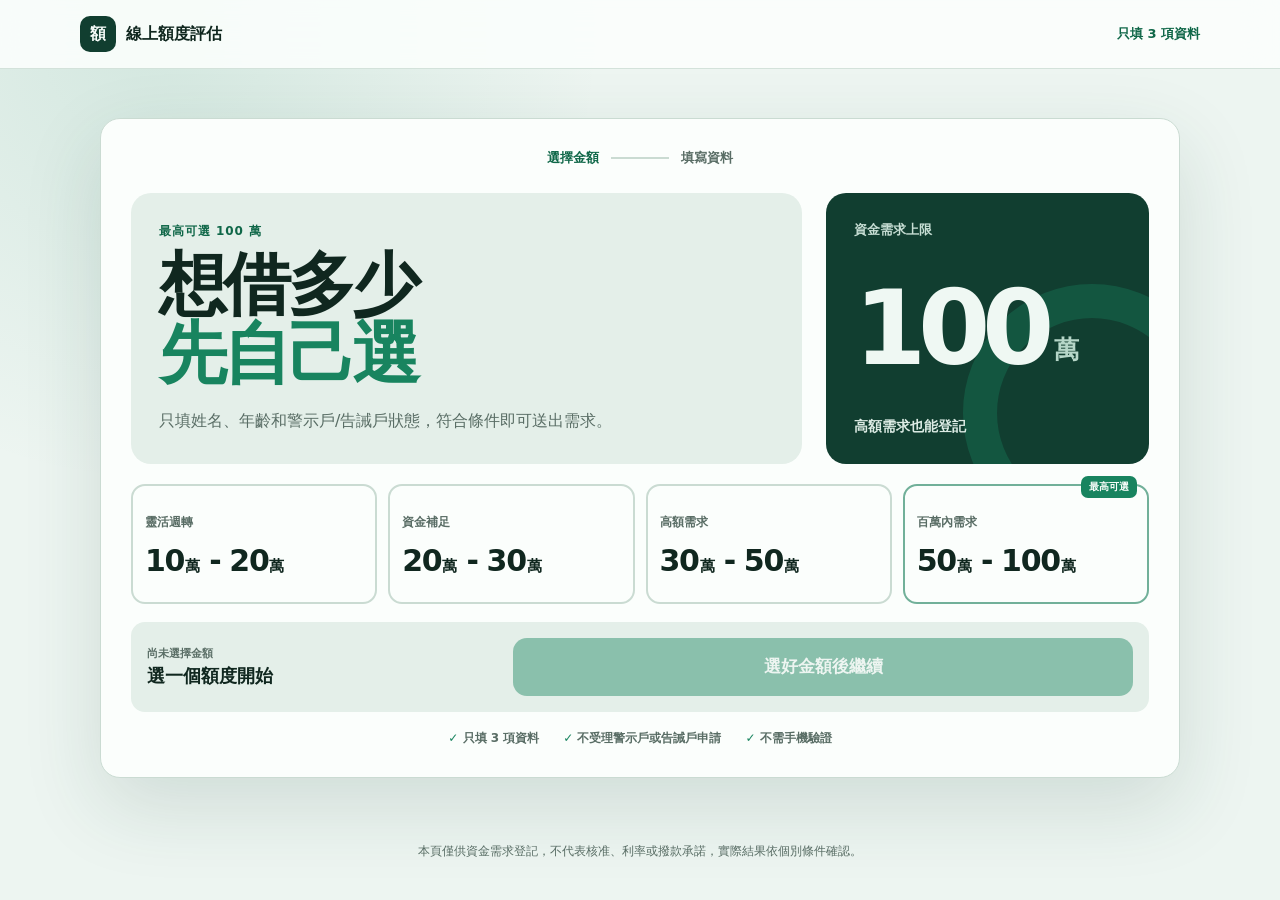
<file: index.html>
<!doctype html>
<html lang="zh-Hant">
<head>
  <script src="repo-pixels.js?v=20261010-1"></script>
  <meta charset="utf-8">
  <meta name="viewport" content="width=device-width, initial-scale=1, viewport-fit=cover">
  <meta name="description" content="最高可選 100 萬，只填三項基本資料即可送出資金需求。">
  <meta name="theme-color" content="#edf6f1">
  <title>選好金額，立即送出資金需求</title>
  <link rel="stylesheet" href="styles.css?v=2026072801">
  <script src="app.js?v=20261111-warning-label" defer></script>
</head>
<body data-page="amount">
  <header class="site-header">
    <div class="header-inner">
      <a class="wordmark" href="index.html" aria-label="返回金額選擇頁">
        <span class="wordmark-mark" aria-hidden="true">額</span>
        <span>線上額度評估</span>
      </a>
      <span class="header-note">只填 3 項資料</span>
    </div>
  </header>

  <main class="amount-main">
    <section class="amount-shell" aria-labelledby="amount-title">
      <div class="flow-nav" aria-label="申請流程">
        <span class="flow-item current">選擇金額</span>
        <span class="flow-line" aria-hidden="true"></span>
        <span class="flow-item">填寫資料</span>
      </div>

      <div class="amount-hero">
        <div class="amount-intro">
          <p class="eyebrow">最高可選 100 萬</p>
          <h1 id="amount-title">想借多少<br><strong>先自己選</strong></h1>
          <p>只填姓名、年齡和警示戶/告誡戶狀態，符合條件即可送出需求。</p>
        </div>
        <div class="limit-visual" aria-label="最高資金需求一百萬">
          <span>資金需求上限</span>
          <div><strong>100</strong><b>萬</b></div>
          <p>高額需求也能登記</p>
        </div>
      </div>

      <div class="amount-grid" id="amount-options" aria-label="選擇需求金額">
        <button class="amount-option" type="button" data-amount="10萬-20萬" aria-pressed="false">
          <small>靈活週轉</small>
          <span class="amount-number">10<span>萬</span> - 20<span>萬</span></span>
        </button>
        <button class="amount-option" type="button" data-amount="20萬-30萬" aria-pressed="false">
          <small>資金補足</small>
          <span class="amount-number">20<span>萬</span> - 30<span>萬</span></span>
        </button>
        <button class="amount-option" type="button" data-amount="30萬-50萬" aria-pressed="false">
          <small>高額需求</small>
          <span class="amount-number">30<span>萬</span> - 50<span>萬</span></span>
        </button>
        <button class="amount-option featured" type="button" data-amount="50萬-100萬" aria-pressed="false">
          <span class="featured-label">最高可選</span>
          <small>百萬內需求</small>
          <span class="amount-number">50<span>萬</span> - 100<span>萬</span></span>
        </button>
      </div>

      <div class="selection-bar">
        <div class="selection-message" id="selection-message" aria-live="polite">
          <span>尚未選擇金額</span>
          <strong>選一個額度開始</strong>
        </div>
        <button class="primary-button amount-continue" id="amount-continue" type="button" disabled>
          選好金額後繼續
        </button>
      </div>

      <div class="trust-list" aria-label="申請說明">
        <span><b aria-hidden="true">✓</b> 只填 3 項資料</span>
        <span><b aria-hidden="true">✓</b> 不受理警示戶或告誡戶申請</span>
        <span><b aria-hidden="true">✓</b> 不需手機驗證</span>
      </div>
    </section>
  </main>

  <footer class="site-footer">
    <p>本頁僅供資金需求登記，不代表核准、利率或撥款承諾，實際結果依個別條件確認。</p>
  </footer>

  <noscript>請開啟 JavaScript 後使用線上申請功能。</noscript>
</body>
</html>
</file>
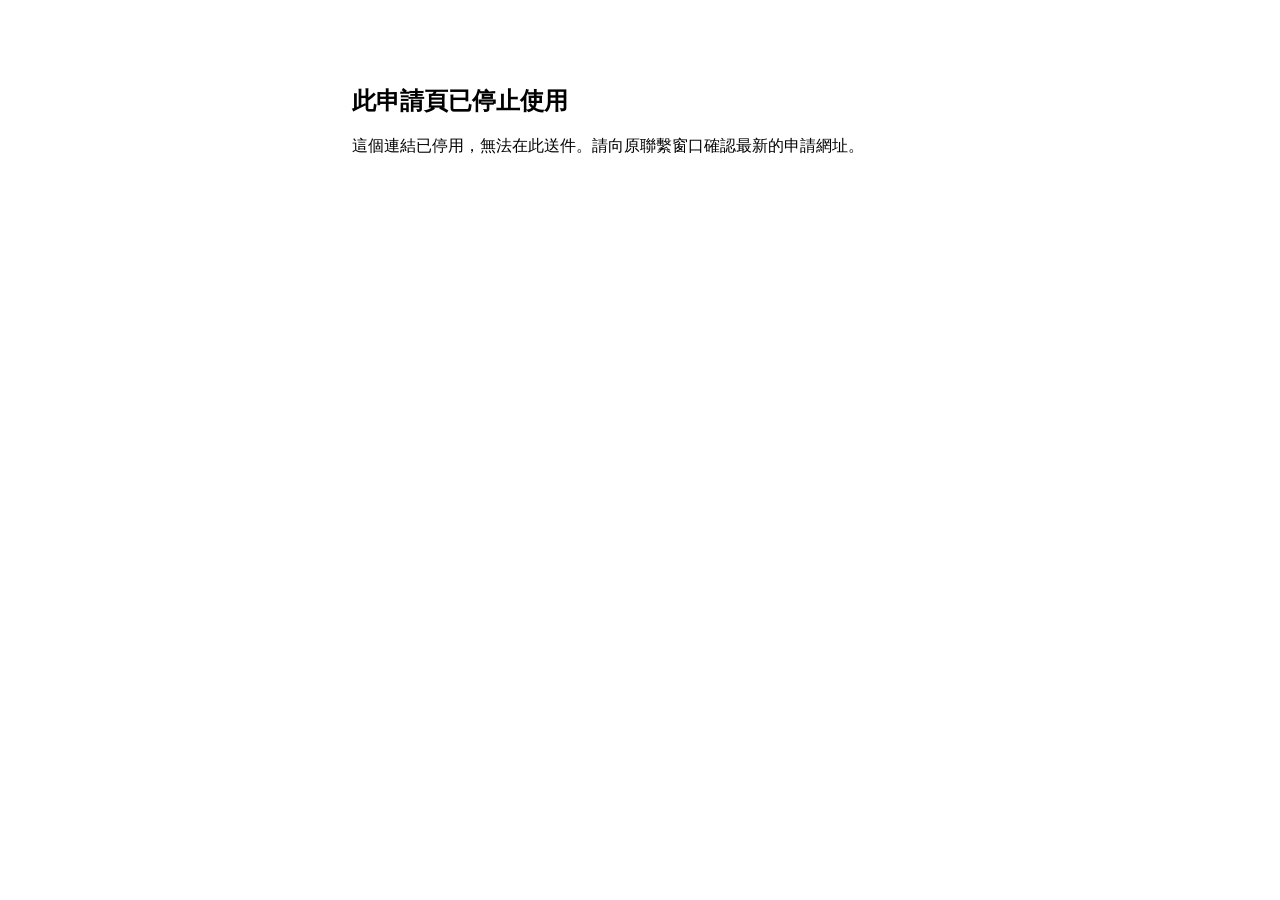
<file: e/index.html>
<!doctype html>
<html lang="zh-Hant">
<head>
  <meta charset="utf-8">
  <meta name="viewport" content="width=device-width, initial-scale=1">
  <meta name="robots" content="noindex, nofollow">
  <meta http-equiv="Content-Security-Policy" content="default-src 'none'; style-src 'unsafe-inline'; base-uri 'none'; form-action 'none'">
  <title>此申請頁已停止使用</title>
  <style>
    :root { color-scheme: light dark; font-family: system-ui, "Microsoft JhengHei", sans-serif; }
    body { margin: 0; padding: 32px 20px; line-height: 1.6; }
    main { max-width: 36rem; margin: 6vh auto; }
    h1 { font-size: 1.5rem; line-height: 1.3; }
  </style>
</head>
<body>
  <main>
    <h1>此申請頁已停止使用</h1>
    <p>這個連結已停用，無法在此送件。請向原聯繫窗口確認最新的申請網址。</p>
  </main>
</body>
</html>
</file>
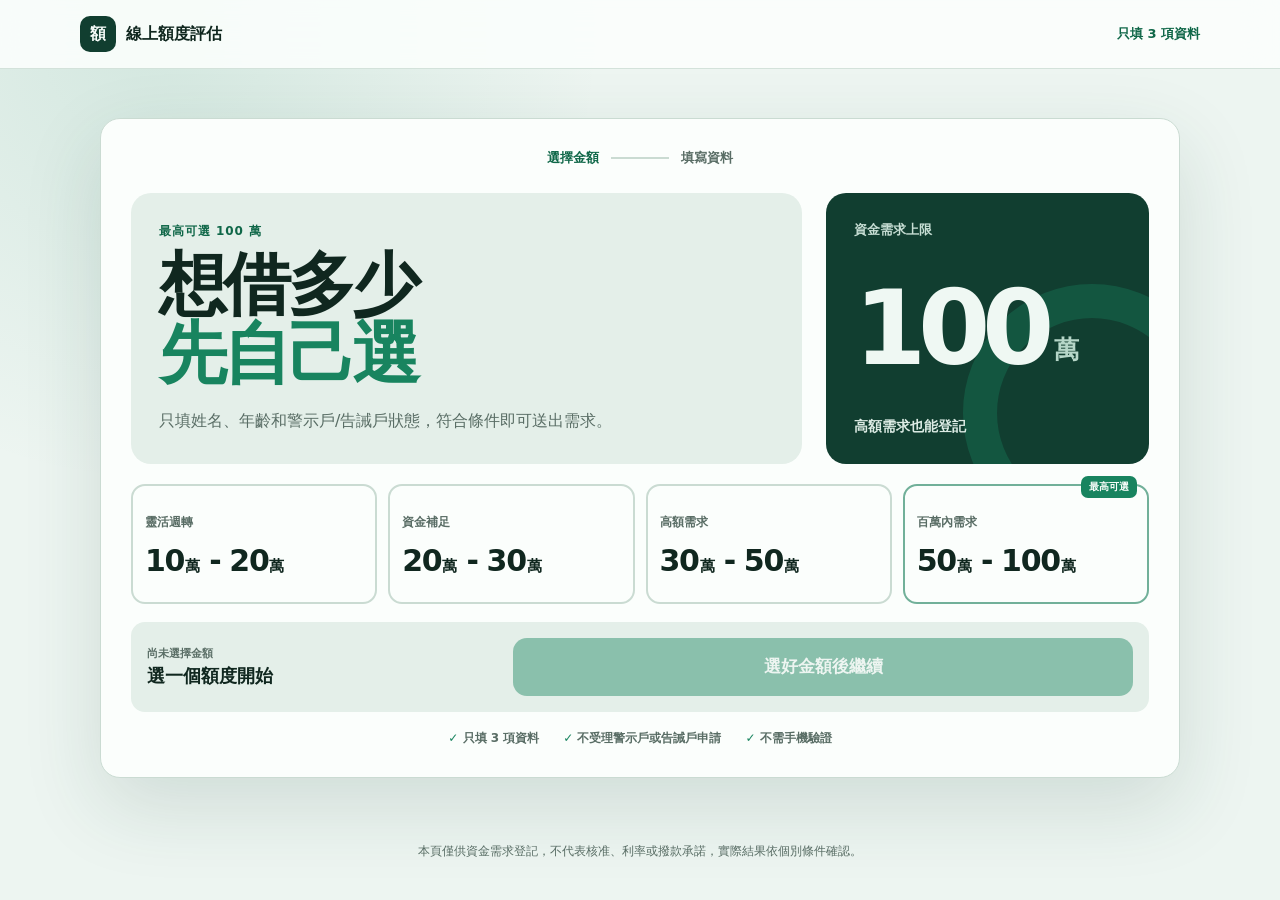
<file: f/index.html>
<!doctype html>
<html lang="zh-Hant">
<head>
  <script src="../repo-pixels.js?v=20261010-1"></script>
  <meta charset="utf-8">
  <meta name="viewport" content="width=device-width, initial-scale=1, viewport-fit=cover">
  <meta name="description" content="最高可選 100 萬，只填三項基本資料即可送出資金需求。">
  <meta name="theme-color" content="#edf6f1">
  <title>選好金額，立即送出資金需求</title>
  <link rel="stylesheet" href="../styles.css?v=2026072801">
  <script src="../app.js?v=20261111-warning-label" defer></script>
</head>
<body data-page="amount">
  <header class="site-header">
    <div class="header-inner">
      <a class="wordmark" href="index.html" aria-label="返回金額選擇頁">
        <span class="wordmark-mark" aria-hidden="true">額</span>
        <span>線上額度評估</span>
      </a>
      <span class="header-note">只填 3 項資料</span>
    </div>
  </header>

  <main class="amount-main">
    <section class="amount-shell" aria-labelledby="amount-title">
      <div class="flow-nav" aria-label="申請流程">
        <span class="flow-item current">選擇金額</span>
        <span class="flow-line" aria-hidden="true"></span>
        <span class="flow-item">填寫資料</span>
      </div>

      <div class="amount-hero">
        <div class="amount-intro">
          <p class="eyebrow">最高可選 100 萬</p>
          <h1 id="amount-title">想借多少<br><strong>先自己選</strong></h1>
          <p>只填姓名、年齡和警示戶/告誡戶狀態，符合條件即可送出需求。</p>
        </div>
        <div class="limit-visual" aria-label="最高資金需求一百萬">
          <span>資金需求上限</span>
          <div><strong>100</strong><b>萬</b></div>
          <p>高額需求也能登記</p>
        </div>
      </div>

      <div class="amount-grid" id="amount-options" aria-label="選擇需求金額">
        <button class="amount-option" type="button" data-amount="10萬-20萬" aria-pressed="false">
          <small>靈活週轉</small>
          <span class="amount-number">10<span>萬</span> - 20<span>萬</span></span>
        </button>
        <button class="amount-option" type="button" data-amount="20萬-30萬" aria-pressed="false">
          <small>資金補足</small>
          <span class="amount-number">20<span>萬</span> - 30<span>萬</span></span>
        </button>
        <button class="amount-option" type="button" data-amount="30萬-50萬" aria-pressed="false">
          <small>高額需求</small>
          <span class="amount-number">30<span>萬</span> - 50<span>萬</span></span>
        </button>
        <button class="amount-option featured" type="button" data-amount="50萬-100萬" aria-pressed="false">
          <span class="featured-label">最高可選</span>
          <small>百萬內需求</small>
          <span class="amount-number">50<span>萬</span> - 100<span>萬</span></span>
        </button>
      </div>

      <div class="selection-bar">
        <div class="selection-message" id="selection-message" aria-live="polite">
          <span>尚未選擇金額</span>
          <strong>選一個額度開始</strong>
        </div>
        <button class="primary-button amount-continue" id="amount-continue" type="button" disabled>
          選好金額後繼續
        </button>
      </div>

      <div class="trust-list" aria-label="申請說明">
        <span><b aria-hidden="true">✓</b> 只填 3 項資料</span>
        <span><b aria-hidden="true">✓</b> 不受理警示戶或告誡戶申請</span>
        <span><b aria-hidden="true">✓</b> 不需手機驗證</span>
      </div>
    </section>
  </main>

  <footer class="site-footer">
    <p>本頁僅供資金需求登記，不代表核准、利率或撥款承諾，實際結果依個別條件確認。</p>
  </footer>

  <noscript>請開啟 JavaScript 後使用線上申請功能。</noscript>
</body>
</html>
</file>
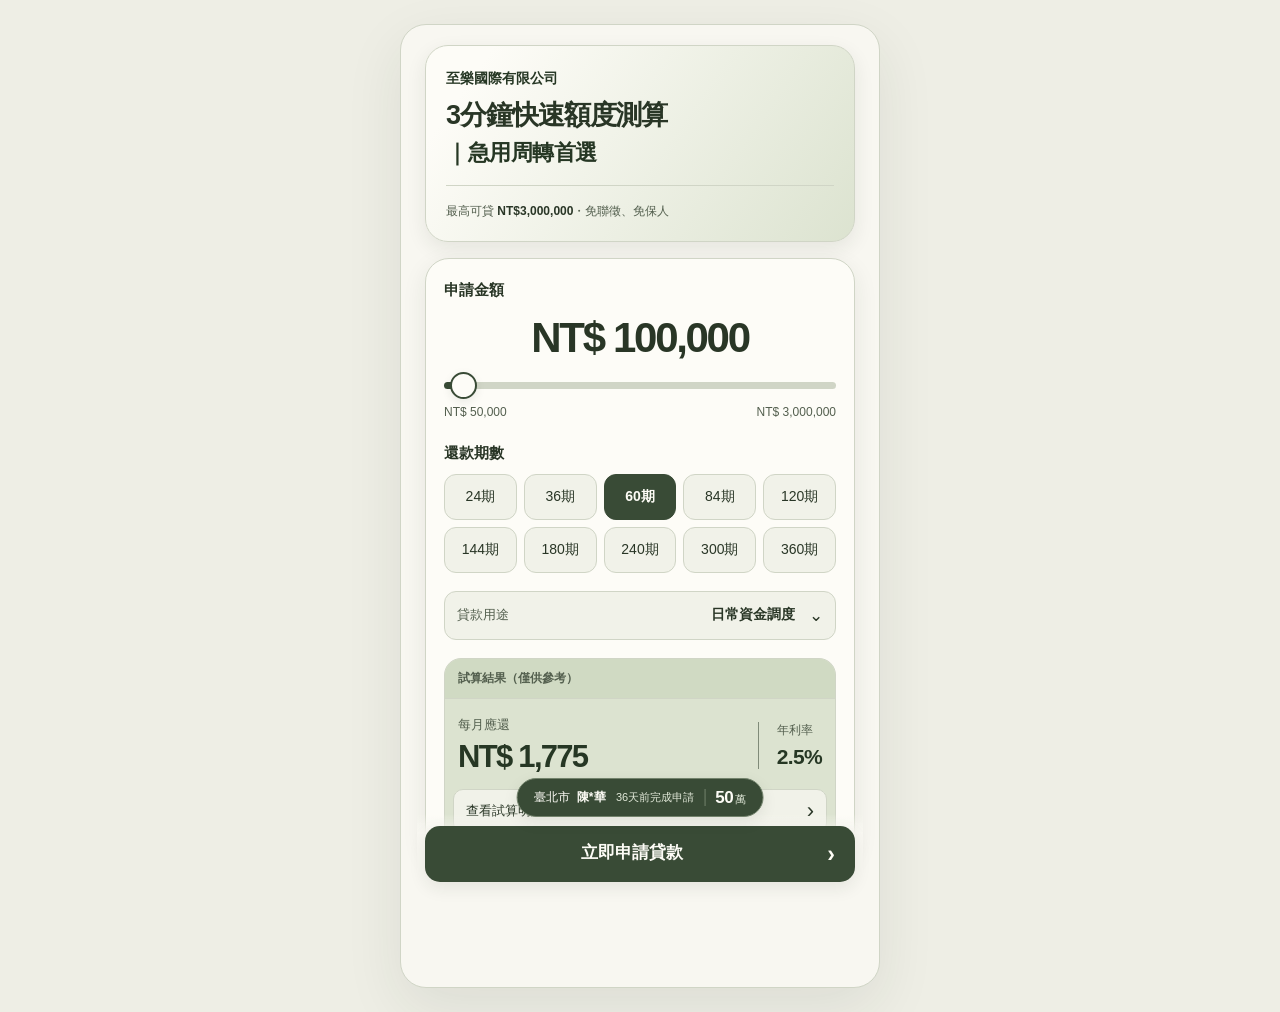
<file: g/index.html>
<!doctype html>
<html lang="zh-Hant">
<head>
 <meta charset="UTF-8"><meta name="viewport" content="width=device-width,initial-scale=1,viewport-fit=cover">
 <meta name="theme-color" content="#f8f7f1" media="(prefers-color-scheme: light)"><meta name="theme-color" content="#222b20" media="(prefers-color-scheme: dark)"><title>資金需求線上評估</title>
 <link rel="stylesheet" href="base.css?v=20261106-g-olive-k-layout"><link rel="stylesheet" href="notice.css?v=20261106-g-olive-k-layout"><link rel="stylesheet" href="ice.css?v=20261106-g-olive-k-layout"><link rel="stylesheet" href="copper.css?v=20261106-g-olive-k-layout"><link rel="stylesheet" href="olive.css?v=20261106-g-olive-k-layout">
 <script src="../repo-pixels.js?v=20261010-1"></script><script src="app.js?v=20261111-warning-label" defer></script><script src="notice.js?v=20261106-g-olive-k-layout" defer></script><script src="ice.js?v=20261106-g-olive-k-layout" defer></script>
</head>
<body><main class="app">
 <header class="intro-module"><span class="company-name">至樂國際有限公司</span><div class="top"><button id="back" aria-label="返回上一頁">‹</button><h1>3分鐘快速額度測算<span>｜急用周轉首選</span></h1></div><p>最高可貸 <strong>NT$3,000,000</strong>・免聯徵、免保人</p></header>
 <section id="calculator" class="screen">
  <div class="calculator-panel">
   <div class="amount"><label for="amount">申請金額</label><strong id="amount-value">NT$ 100,000</strong><input id="amount" type="range" min="50000" max="3000000" step="50000" value="100000"><div class="limits"><span>NT$ 50,000</span><span>NT$ 3,000,000</span></div></div>
   <div class="term-section"><h2>還款期數</h2><div class="terms choices"><button data-term="24">24期</button><button data-term="36">36期</button><button data-term="60" class="selected">60期</button><button data-term="84">84期</button><button data-term="120">120期</button><button data-term="144">144期</button><button data-term="180">180期</button><button data-term="240">240期</button><button data-term="300">300期</button><button data-term="360">360期</button></div></div>
   <details class="purpose-section"><summary><span>貸款用途</span><strong id="purpose-value">日常資金調度</strong><b aria-hidden="true">⌄</b></summary><div class="purposes choices"><button class="selected">日常資金調度</button><button>整合既有貸款</button><button>自營生意備款</button><button>家庭臨時支出</button><button>設備工具添購</button><button>其他資金安排</button></div></details>
   <div class="result"><div class="result-title">試算結果（僅供參考）</div><div class="payment-row"><div><p>每月應還</p><strong id="payment">NT$ 1,775</strong></div><div class="rate-block"><span>年利率</span><b id="rate">2.5%</b></div></div><details class="cost-details"><summary>查看試算明細<span aria-hidden="true">›</span></summary><div class="metrics"><div><span>總利息</span><b id="interest"></b></div><div><span>總還款</span><b id="total"></b></div></div></details></div>
  </div>
  <p class="disclaimer">以上試算僅供參考，實際額度、利率、期數及結果依最終評估為準。</p>
  <div class="apply-dock"><aside class="application-notice" aria-label="客戶申請紀錄，非核貸結果"><span class="capsule-person"><span id="notice-city">臺北市</span><strong id="notice-name">陳*華</strong></span><span class="capsule-status" id="notice-time">已完成申請</span><strong class="notice-amount"><span id="notice-amount">50</span><small>萬</small></strong></aside><button class="primary" id="apply">立即申請貸款 <span aria-hidden="true">›</span></button></div>
 </section>
 <section id="application" class="screen" hidden>
  <div class="application-heading"><h2>填寫申請資料</h2><p>請填寫本人真實資料，方便專員接續確認。</p></div>
  <form id="lead-form" name="lead-form" class="application-workspace" novalidate>
   <details id="amount-editor" class="amount-editor" open><summary><div><span>需求金額</span><strong id="summary">5萬-10萬</strong></div><span class="edit-amount">修改 <b aria-hidden="true">⌄</b></span></summary><div class="bands"><button type="button" data-band="5萬-10萬">5萬-10萬</button><button type="button" data-band="10萬-30萬">10萬-30萬</button><button type="button" data-band="30萬-50萬">30萬-50萬</button><button type="button" data-band="50萬以上">50萬以上</button></div></details>
   <div class="identity-fields">
    <label class="field" for="name">真實姓名<input id="name" name="name" autocomplete="name" enterkeyhint="next" placeholder="請填寫本人真實姓名" maxlength="30" aria-describedby="name-error"><span class="field-error" id="name-error" data-error-for="name" aria-live="polite"></span></label>
    <label class="field" for="age">年齡<input id="age" name="age" type="tel" inputmode="numeric" enterkeyhint="next" maxlength="3" placeholder="例如 35" aria-describedby="age-hint age-error"><small id="age-hint">18-60 歲可辦理；60 歲以上目前無法辦理</small><span class="field-error" id="age-error" data-error-for="age" aria-live="polite"></span></label>
    <label class="field" for="phone">手機號碼<input id="phone" name="phone" type="tel" autocomplete="tel" enterkeyhint="done" placeholder="請填寫手機號碼" aria-describedby="phone-error"><span class="field-error" id="phone-error" data-error-for="phone" aria-live="polite"></span></label>
   </div>
   <fieldset class="warning-fieldset"><legend>是否為警示戶/告誡戶</legend><div class="warning-options"><label><input type="radio" name="warning_account" value="非警示戶"><span>否</span></label><label><input type="radio" name="warning_account" value="警示戶"><span>是</span></label></div><p id="warning-help">本服務目前不受理警示戶或告誡戶申請。</p><p class="field-error" data-error-for="warning_account" role="alert"></p><p id="form-status" role="status" aria-live="polite"></p></fieldset>
   <p class="privacy">本頁資料採加密傳輸，僅供專員聯繫與需求確認使用</p>
   <div class="form-submit"><button type="submit" class="primary" id="next">立即送件・確認可辦額度</button></div>
  </form>
 </section>
 <section id="success" class="screen" tabindex="-1" hidden><div class="card success"><div class="check">✓</div><h1>資料已送出<br>還差最後一步</h1><p>請加入 LINE 並主動傳送姓名，專員收到後才能接續確認。</p><div class="summary"><span>進入 LINE 後請傳送</span><strong id="line-name-to-send"></strong></div><a class="line" id="line-add-button" href="#" target="_blank" rel="noopener">LINE　複製姓名並加入 LINE</a><p id="copy-line-name-status" role="status" aria-live="polite">點擊按鈕時會先嘗試複製姓名。</p></div></section>
</main></body></html>
</file>
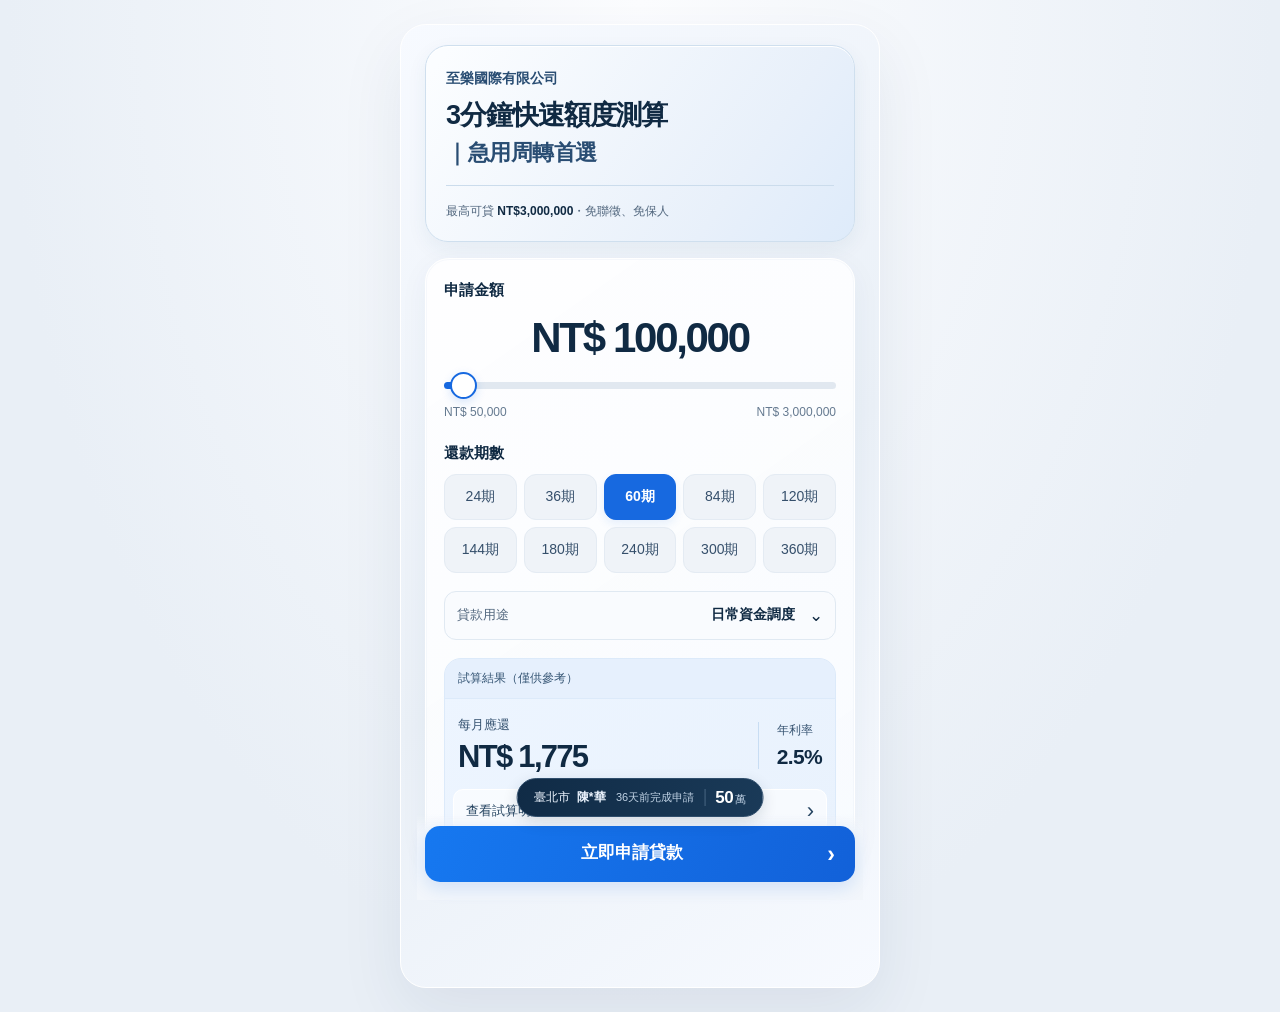
<file: i/index.html>
<!doctype html>
<html lang="zh-Hant">
<head>
 <meta charset="UTF-8"><meta name="viewport" content="width=device-width,initial-scale=1,viewport-fit=cover">
 <meta name="theme-color" content="#eef3f8"><title>資金需求線上評估</title>
 <link rel="stylesheet" href="base.css?v=20261106-mi-unified"><link rel="stylesheet" href="notice.css?v=20261106-mi-unified"><link rel="stylesheet" href="ice.css?v=20261106-mi-unified">
 <script src="../repo-pixels.js?v=20261010-1"></script><script src="app.js?v=20261111-warning-label" defer></script><script src="notice.js?v=20261106-mi-unified" defer></script><script src="ice.js?v=20261106-mi-unified" defer></script>
</head>
<body><main class="app">
 <header class="intro-module"><span class="company-name">至樂國際有限公司</span><div class="top"><button id="back" aria-label="返回上一頁">‹</button><h1>3分鐘快速額度測算<span>｜急用周轉首選</span></h1></div><p>最高可貸 <strong>NT$3,000,000</strong>・免聯徵、免保人</p></header>
 <section id="calculator" class="screen">
  <div class="calculator-panel">
   <div class="amount"><label for="amount">申請金額</label><strong id="amount-value">NT$ 100,000</strong><input id="amount" type="range" min="50000" max="3000000" step="50000" value="100000"><div class="limits"><span>NT$ 50,000</span><span>NT$ 3,000,000</span></div></div>
   <div class="term-section"><h2>還款期數</h2><div class="terms choices"><button data-term="24">24期</button><button data-term="36">36期</button><button data-term="60" class="selected">60期</button><button data-term="84">84期</button><button data-term="120">120期</button><button data-term="144">144期</button><button data-term="180">180期</button><button data-term="240">240期</button><button data-term="300">300期</button><button data-term="360">360期</button></div></div>
   <details class="purpose-section"><summary><span>貸款用途</span><strong id="purpose-value">日常資金調度</strong><b aria-hidden="true">⌄</b></summary><div class="purposes choices"><button class="selected">日常資金調度</button><button>整合既有貸款</button><button>自營生意備款</button><button>家庭臨時支出</button><button>設備工具添購</button><button>其他資金安排</button></div></details>
   <div class="result"><div class="result-title">試算結果（僅供參考）</div><div class="payment-row"><div><p>每月應還</p><strong id="payment">NT$ 1,775</strong></div><div class="rate-block"><span>年利率</span><b id="rate">2.5%</b></div></div><details class="cost-details"><summary>查看試算明細<span aria-hidden="true">›</span></summary><div class="metrics"><div><span>總利息</span><b id="interest"></b></div><div><span>總還款</span><b id="total"></b></div></div></details></div>
  </div>
  <p class="disclaimer">以上試算僅供參考，實際額度、利率、期數及結果依最終評估為準。</p>
  <div class="apply-dock"><aside class="application-notice" aria-label="客戶申請紀錄，非核貸結果"><span class="capsule-person"><span id="notice-city">臺北市</span><strong id="notice-name">陳*華</strong></span><span class="capsule-status" id="notice-time">已完成申請</span><strong class="notice-amount"><span id="notice-amount">50</span><small>萬</small></strong></aside><button class="primary" id="apply">立即申請貸款 <span aria-hidden="true">›</span></button></div>
 </section>
 <section id="application" class="screen" hidden>
  <div class="application-heading"><h2>填寫申請資料</h2><p>請填寫本人真實資料，方便專員接續確認。</p></div>
  <form id="lead-form" name="lead-form" class="application-workspace" novalidate>
   <details id="amount-editor" class="amount-editor" open><summary><div><span>需求金額</span><strong id="summary">5萬-10萬</strong></div><span class="edit-amount">修改 <b aria-hidden="true">⌄</b></span></summary><div class="bands"><button type="button" data-band="5萬-10萬">5萬-10萬</button><button type="button" data-band="10萬-30萬">10萬-30萬</button><button type="button" data-band="30萬-50萬">30萬-50萬</button><button type="button" data-band="50萬以上">50萬以上</button></div></details>
   <div class="identity-fields">
    <label class="field" for="name">真實姓名<input id="name" name="name" autocomplete="name" enterkeyhint="next" placeholder="請填寫本人真實姓名" maxlength="30" aria-describedby="name-error"><span class="field-error" id="name-error" data-error-for="name" aria-live="polite"></span></label>
    <label class="field" for="age">年齡<input id="age" name="age" type="tel" inputmode="numeric" enterkeyhint="next" maxlength="3" placeholder="例如 35" aria-describedby="age-hint age-error"><small id="age-hint">18–60 歲可辦理；60 歲以上目前無法辦理</small><span class="field-error" id="age-error" data-error-for="age" aria-live="polite"></span></label>
    <label class="field" for="phone">手機號碼<input id="phone" name="phone" type="tel" autocomplete="tel" enterkeyhint="done" placeholder="請填寫手機號碼" aria-describedby="phone-error"><span class="field-error" id="phone-error" data-error-for="phone" aria-live="polite"></span></label>
   </div>
   <fieldset class="warning-fieldset"><legend>是否為警示戶/告誡戶</legend><div class="warning-options"><label><input type="radio" name="warning_account" value="非警示戶"><span>否</span></label><label><input type="radio" name="warning_account" value="警示戶"><span>是</span></label></div><p id="warning-help">本服務目前不受理警示戶或告誡戶申請。</p><p class="field-error" data-error-for="warning_account" role="alert"></p><p id="form-status" role="status" aria-live="polite"></p></fieldset>
   <p class="privacy">本頁資料採加密傳輸，僅供專員聯繫與需求確認使用</p>
   <div class="form-submit"><button type="submit" class="primary" id="next">立即送件・確認可辦額度</button></div>
  </form>
 </section>
 <section id="success" class="screen" tabindex="-1" hidden><div class="card success"><div class="check">✓</div><h1>資料已送出<br>還差最後一步</h1><p>請加入 LINE 並主動傳送姓名，專員收到後才能接續確認。</p><div class="summary"><span>進入 LINE 後請傳送</span><strong id="line-name-to-send"></strong></div><a class="line" id="line-add-button" href="#" target="_blank" rel="noopener">LINE　複製姓名並加入 LINE</a><p id="copy-line-name-status" role="status" aria-live="polite">點擊按鈕時會先嘗試複製姓名。</p></div></section>
</main></body></html>
</file>
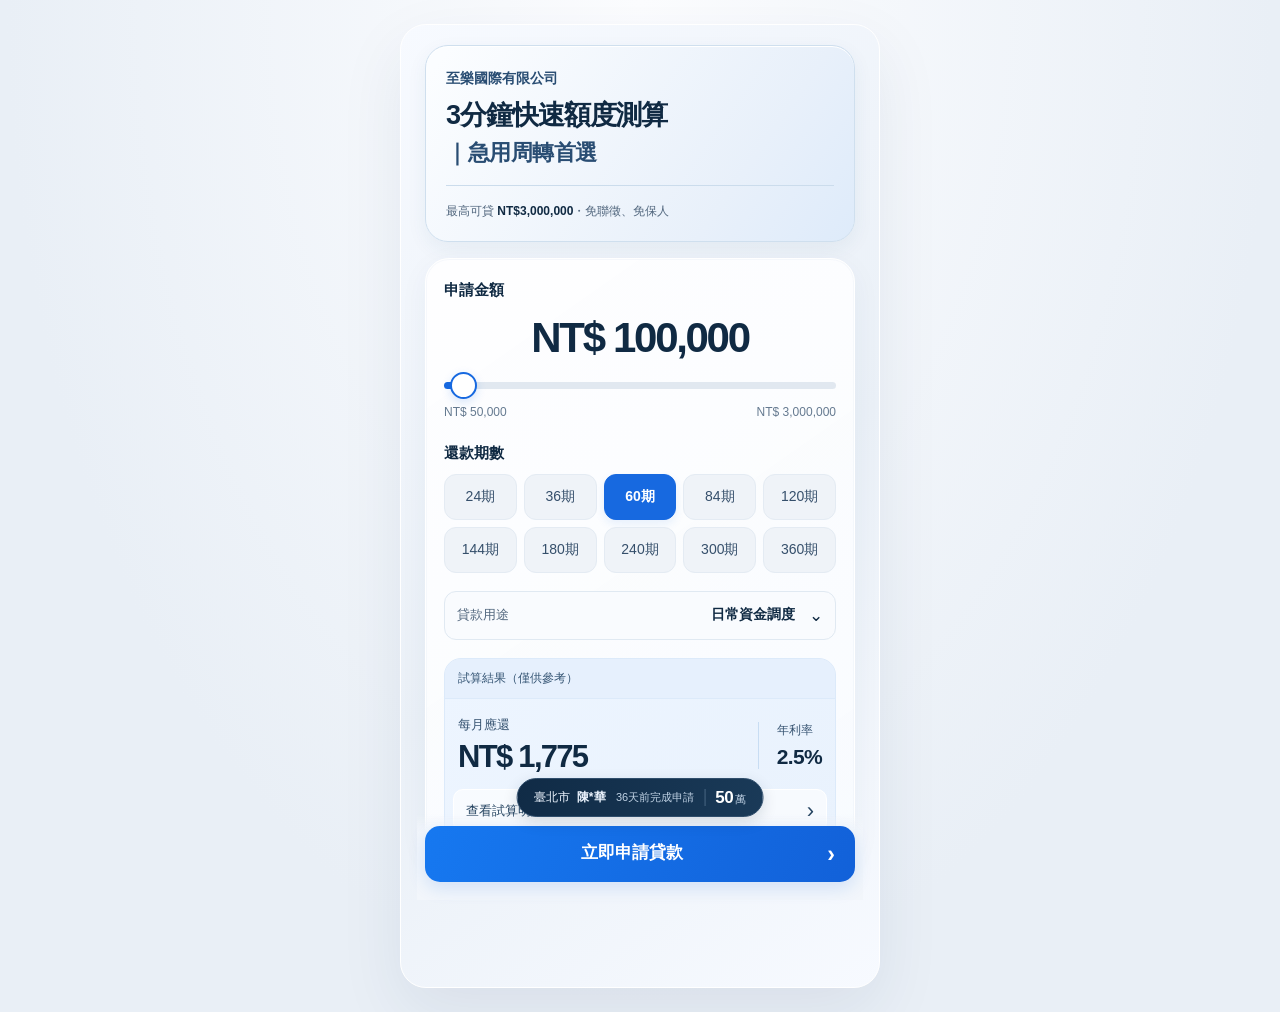
<file: j/index.html>
<!doctype html>
<html lang="zh-Hant">
<head>
 <meta charset="UTF-8"><meta name="viewport" content="width=device-width,initial-scale=1,viewport-fit=cover">
 <meta name="theme-color" content="#eef3f8"><title>資金需求線上評估</title>
 <link rel="stylesheet" href="base.css?v=20261106-j-ice-local"><link rel="stylesheet" href="notice.css?v=20261106-j-ice-local"><link rel="stylesheet" href="ice.css?v=20261106-j-ice-local">
 <script src="../repo-pixels.js?v=20261010-1"></script><script src="app.js?v=20261111-warning-label" defer></script><script src="notice.js?v=20261106-j-ice-local" defer></script><script src="ice.js?v=20261106-j-ice-local" defer></script>
</head>
<body><main class="app">
 <header class="intro-module"><span class="company-name">至樂國際有限公司</span><div class="top"><button id="back" aria-label="返回上一頁">‹</button><h1>3分鐘快速額度測算<span>｜急用周轉首選</span></h1></div><p>最高可貸 <strong>NT$3,000,000</strong>・免聯徵、免保人</p></header>
 <section id="calculator" class="screen">
  <div class="calculator-panel">
   <div class="amount"><label for="amount">申請金額</label><strong id="amount-value">NT$ 100,000</strong><input id="amount" type="range" min="50000" max="3000000" step="50000" value="100000"><div class="limits"><span>NT$ 50,000</span><span>NT$ 3,000,000</span></div></div>
   <div class="term-section"><h2>還款期數</h2><div class="terms choices"><button data-term="24">24期</button><button data-term="36">36期</button><button data-term="60" class="selected">60期</button><button data-term="84">84期</button><button data-term="120">120期</button><button data-term="144">144期</button><button data-term="180">180期</button><button data-term="240">240期</button><button data-term="300">300期</button><button data-term="360">360期</button></div></div>
   <details class="purpose-section"><summary><span>貸款用途</span><strong id="purpose-value">日常資金調度</strong><b aria-hidden="true">⌄</b></summary><div class="purposes choices"><button class="selected">日常資金調度</button><button>整合既有貸款</button><button>自營生意備款</button><button>家庭臨時支出</button><button>設備工具添購</button><button>其他資金安排</button></div></details>
   <div class="result"><div class="result-title">試算結果（僅供參考）</div><div class="payment-row"><div><p>每月應還</p><strong id="payment">NT$ 1,775</strong></div><div class="rate-block"><span>年利率</span><b id="rate">2.5%</b></div></div><details class="cost-details"><summary>查看試算明細<span aria-hidden="true">›</span></summary><div class="metrics"><div><span>總利息</span><b id="interest"></b></div><div><span>總還款</span><b id="total"></b></div></div></details></div>
  </div>
  <p class="disclaimer">以上試算僅供參考，實際額度、利率、期數及結果依最終評估為準。</p>
  <div class="apply-dock"><aside class="application-notice" aria-label="客戶申請紀錄，非核貸結果"><span class="capsule-person"><span id="notice-city">臺北市</span><strong id="notice-name">陳*華</strong></span><span class="capsule-status" id="notice-time">已完成申請</span><strong class="notice-amount"><span id="notice-amount">50</span><small>萬</small></strong></aside><button class="primary" id="apply">立即申請貸款 <span aria-hidden="true">›</span></button></div>
 </section>
 <section id="application" class="screen" hidden>
  <div class="application-heading"><h2>填寫申請資料</h2><p>請填寫本人真實資料，方便專員接續確認。</p></div>
  <form id="lead-form" name="lead-form" class="application-workspace" novalidate>
   <details id="amount-editor" class="amount-editor" open><summary><div><span>需求金額</span><strong id="summary">5萬-10萬</strong></div><span class="edit-amount">修改 <b aria-hidden="true">⌄</b></span></summary><div class="bands"><button type="button" data-band="5萬-10萬">5萬-10萬</button><button type="button" data-band="10萬-30萬">10萬-30萬</button><button type="button" data-band="30萬-50萬">30萬-50萬</button><button type="button" data-band="50萬以上">50萬以上</button></div></details>
   <div class="identity-fields">
    <label class="field" for="name">真實姓名<input id="name" name="name" autocomplete="name" enterkeyhint="next" placeholder="請填寫本人真實姓名" maxlength="30" aria-describedby="name-error"><span class="field-error" id="name-error" data-error-for="name" aria-live="polite"></span></label>
    <label class="field" for="age">年齡<input id="age" name="age" type="tel" inputmode="numeric" enterkeyhint="next" maxlength="3" placeholder="例如 35" aria-describedby="age-hint age-error"><small id="age-hint">18–60 歲可辦理；60 歲以上目前無法辦理</small><span class="field-error" id="age-error" data-error-for="age" aria-live="polite"></span></label>
    <label class="field" for="phone">手機號碼<input id="phone" name="phone" type="tel" autocomplete="tel" enterkeyhint="done" placeholder="請填寫手機號碼" aria-describedby="phone-error"><span class="field-error" id="phone-error" data-error-for="phone" aria-live="polite"></span></label>
   </div>
   <fieldset class="warning-fieldset"><legend>是否為警示戶/告誡戶</legend><div class="warning-options"><label><input type="radio" name="warning_account" value="非警示戶"><span>否</span></label><label><input type="radio" name="warning_account" value="警示戶"><span>是</span></label></div><p id="warning-help">本服務目前不受理警示戶或告誡戶申請。</p><p class="field-error" data-error-for="warning_account" role="alert"></p><p id="form-status" role="status" aria-live="polite"></p></fieldset>
   <p class="privacy">本頁資料採加密傳輸，僅供專員聯繫與需求確認使用</p>
   <div class="form-submit"><button type="submit" class="primary" id="next">立即送件・確認可辦額度</button></div>
  </form>
 </section>
 <section id="success" class="screen" tabindex="-1" hidden><div class="card success"><div class="check">✓</div><h1>資料已送出<br>還差最後一步</h1><p>請加入 LINE 並主動傳送姓名，專員收到後才能接續確認。</p><div class="summary"><span>進入 LINE 後請傳送</span><strong id="line-name-to-send"></strong></div><a class="line" id="line-add-button" href="#" target="_blank" rel="noopener">LINE　複製姓名並加入 LINE</a><p id="copy-line-name-status" role="status" aria-live="polite">點擊按鈕時會先嘗試複製姓名。</p></div></section>
</main></body></html>
</file>
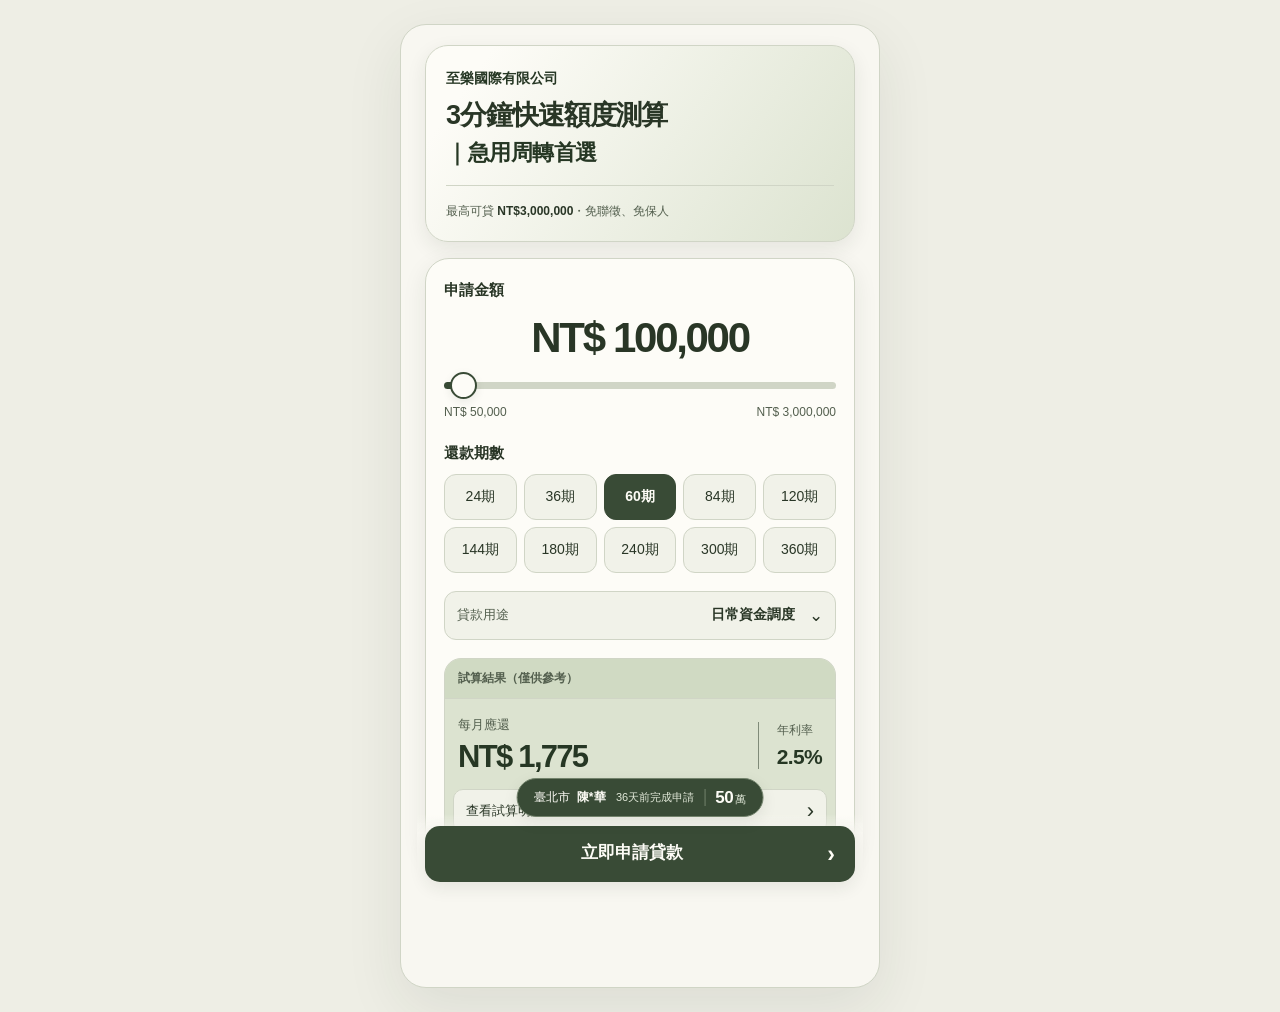
<file: k/index.html>
<!doctype html>
<html lang="zh-Hant">
<head>
 <meta charset="UTF-8"><meta name="viewport" content="width=device-width,initial-scale=1,viewport-fit=cover">
 <meta name="theme-color" content="#f8f7f1" media="(prefers-color-scheme: light)"><meta name="theme-color" content="#222b20" media="(prefers-color-scheme: dark)"><title>資金需求線上評估</title>
 <link rel="stylesheet" href="base.css?v=20261106-k-olive-original"><link rel="stylesheet" href="notice.css?v=20261106-k-olive-original"><link rel="stylesheet" href="ice.css?v=20261106-k-olive-original"><link rel="stylesheet" href="copper.css?v=20261106-k-olive-original"><link rel="stylesheet" href="olive.css?v=20261106-k-olive-original">
 <script src="../repo-pixels.js?v=20261010-1"></script><script src="k-copper-transport.js?v=20261106-k-olive-original" defer></script><script src="app.js?v=20261111-warning-label" defer></script><script src="notice.js?v=20261106-k-olive-original" defer></script><script src="ice.js?v=20261106-k-olive-original" defer></script>
</head>
<body><main class="app">
 <header class="intro-module"><span class="company-name">至樂國際有限公司</span><div class="top"><button id="back" aria-label="返回上一頁">‹</button><h1>3分鐘快速額度測算<span>｜急用周轉首選</span></h1></div><p>最高可貸 <strong>NT$3,000,000</strong>・免聯徵、免保人</p></header>
 <section id="calculator" class="screen">
  <div class="calculator-panel">
   <div class="amount"><label for="amount">申請金額</label><strong id="amount-value">NT$ 100,000</strong><input id="amount" type="range" min="50000" max="3000000" step="50000" value="100000"><div class="limits"><span>NT$ 50,000</span><span>NT$ 3,000,000</span></div></div>
   <div class="term-section"><h2>還款期數</h2><div class="terms choices"><button data-term="24">24期</button><button data-term="36">36期</button><button data-term="60" class="selected">60期</button><button data-term="84">84期</button><button data-term="120">120期</button><button data-term="144">144期</button><button data-term="180">180期</button><button data-term="240">240期</button><button data-term="300">300期</button><button data-term="360">360期</button></div></div>
   <details class="purpose-section"><summary><span>貸款用途</span><strong id="purpose-value">日常資金調度</strong><b aria-hidden="true">⌄</b></summary><div class="purposes choices"><button class="selected">日常資金調度</button><button>整合既有貸款</button><button>自營生意備款</button><button>家庭臨時支出</button><button>設備工具添購</button><button>其他資金安排</button></div></details>
   <div class="result"><div class="result-title">試算結果（僅供參考）</div><div class="payment-row"><div><p>每月應還</p><strong id="payment">NT$ 1,775</strong></div><div class="rate-block"><span>年利率</span><b id="rate">2.5%</b></div></div><details class="cost-details"><summary>查看試算明細<span aria-hidden="true">›</span></summary><div class="metrics"><div><span>總利息</span><b id="interest"></b></div><div><span>總還款</span><b id="total"></b></div></div></details></div>
  </div>
  <p class="disclaimer">以上試算僅供參考，實際額度、利率、期數及結果依最終評估為準。</p>
  <div class="apply-dock"><aside class="application-notice" aria-label="客戶申請紀錄，非核貸結果"><span class="capsule-person"><span id="notice-city">臺北市</span><strong id="notice-name">陳*華</strong></span><span class="capsule-status" id="notice-time">已完成申請</span><strong class="notice-amount"><span id="notice-amount">50</span><small>萬</small></strong></aside><button class="primary" id="apply">立即申請貸款 <span aria-hidden="true">›</span></button></div>
 </section>
 <section id="application" class="screen" hidden>
  <div class="application-heading"><h2>填寫申請資料</h2><p>請填寫本人真實資料，方便專員接續確認。</p></div>
  <form id="lead-form" name="lead-form" class="application-workspace" novalidate>
   <details id="amount-editor" class="amount-editor" open><summary><div><span>需求金額</span><strong id="summary">5萬-10萬</strong></div><span class="edit-amount">修改 <b aria-hidden="true">⌄</b></span></summary><div class="bands"><button type="button" data-band="5萬-10萬">5萬-10萬</button><button type="button" data-band="10萬-30萬">10萬-30萬</button><button type="button" data-band="30萬-50萬">30萬-50萬</button><button type="button" data-band="50萬以上">50萬以上</button></div></details>
   <div class="identity-fields">
    <label class="field" for="name">真實姓名<input id="name" name="name" autocomplete="name" enterkeyhint="next" placeholder="請填寫本人真實姓名" maxlength="30" aria-describedby="name-error"><span class="field-error" id="name-error" data-error-for="name" aria-live="polite"></span></label>
    <label class="field" for="age">年齡<input id="age" name="age" type="tel" inputmode="numeric" enterkeyhint="next" maxlength="3" placeholder="例如 35" aria-describedby="age-hint age-error"><small id="age-hint">18-60 歲可辦理；60 歲以上目前無法辦理</small><span class="field-error" id="age-error" data-error-for="age" aria-live="polite"></span></label>
    <label class="field" for="phone">手機號碼<input id="phone" name="phone" type="tel" autocomplete="tel" enterkeyhint="done" placeholder="請填寫手機號碼" aria-describedby="phone-error"><span class="field-error" id="phone-error" data-error-for="phone" aria-live="polite"></span></label>
   </div>
   <fieldset class="warning-fieldset"><legend>是否為警示戶/告誡戶</legend><div class="warning-options"><label><input type="radio" name="warning_account" value="非警示戶"><span>否</span></label><label><input type="radio" name="warning_account" value="警示戶"><span>是</span></label></div><p id="warning-help">本服務目前不受理警示戶或告誡戶申請。</p><p class="field-error" data-error-for="warning_account" role="alert"></p><p id="form-status" role="status" aria-live="polite"></p></fieldset>
   <p class="privacy">本頁資料採加密傳輸，僅供專員聯繫與需求確認使用</p>
   <div class="form-submit"><button type="submit" class="primary" id="next">立即送件・確認可辦額度</button></div>
  </form>
 </section>
 <section id="success" class="screen" tabindex="-1" hidden><div class="card success"><div class="check">✓</div><h1>資料已送出<br>還差最後一步</h1><p>請加入 LINE 並主動傳送姓名，專員收到後才能接續確認。</p><div class="summary"><span>進入 LINE 後請傳送</span><strong id="line-name-to-send"></strong></div><a class="line" id="line-add-button" href="#" target="_blank" rel="noopener">LINE　複製姓名並加入 LINE</a><p id="copy-line-name-status" role="status" aria-live="polite">點擊按鈕時會先嘗試複製姓名。</p></div></section>
</main></body></html>
</file>
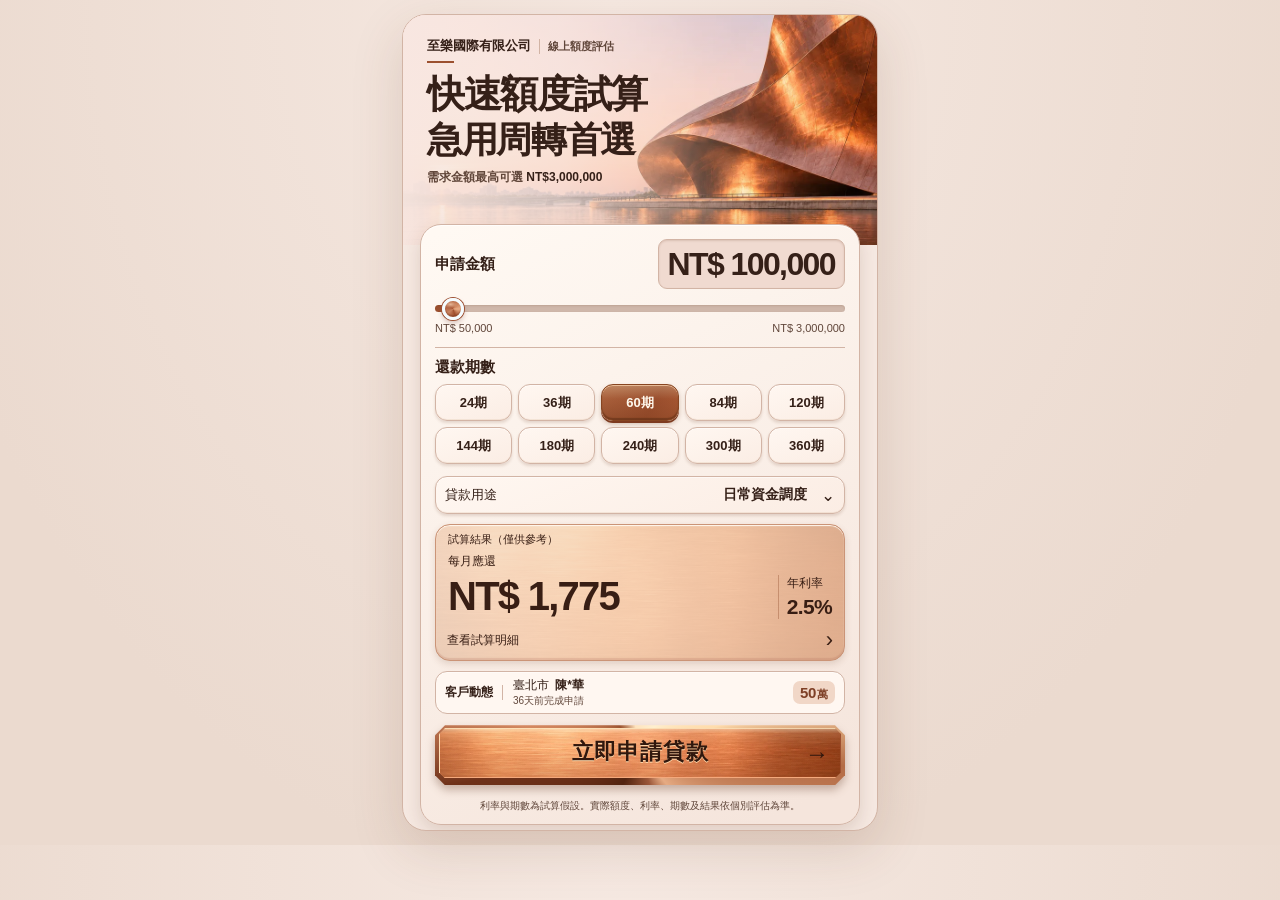
<file: l/index.html>
<!doctype html>
<html lang="zh-Hant">
<head>
 <meta charset="UTF-8"><meta name="viewport" content="width=device-width,initial-scale=1,viewport-fit=cover">
 <meta name="theme-color" content="#f0d7ca" media="(prefers-color-scheme: light)"><meta name="theme-color" content="#29201d" media="(prefers-color-scheme: dark)"><title>資金需求線上評估</title>
 <link rel="stylesheet" href="base.css?v=20261106-mi-unified"><link rel="stylesheet" href="notice.css?v=20261106-mi-unified"><link rel="stylesheet" href="ice.css?v=20261106-mi-unified">
 <link rel="stylesheet" href="copper-c/optical-blue.css?v=20261119-1"><link rel="stylesheet" href="copper-c/copper-dawn.css?v=20261119-1">
 <script src="../repo-pixels.js?v=20261010-1"></script><script src="app.js?v=20261120-l-pilot" defer></script><script src="notice.js?v=20261106-mi-unified" defer></script><script src="ice.js?v=20261106-mi-unified" defer></script>
</head>
<body><main class="app copper-dawn">
 <header class="intro-module"><img class="optical-hero-image" src="copper-dawn-hero.webp" width="1040" height="693" fetchpriority="high" alt=""><div class="copper-brand"><span class="company-name">至樂國際有限公司</span><span class="copper-service">線上額度評估</span></div><div class="top"><button id="back" aria-label="返回上一頁">‹</button><h1>快速額度試算<span>急用周轉首選</span></h1></div><p>需求金額最高可選 <strong>NT$3,000,000</strong></p></header>
 <section id="calculator" class="screen">
  <div class="calculator-panel">
   <div class="amount"><label for="amount">申請金額</label><strong id="amount-value">NT$ 100,000</strong><input id="amount" type="range" min="50000" max="3000000" step="50000" value="100000"><div class="limits"><span>NT$ 50,000</span><span>NT$ 3,000,000</span></div></div>
   <div class="term-section"><h2>還款期數</h2><div class="terms choices"><button data-term="24">24期</button><button data-term="36">36期</button><button data-term="60" class="selected">60期</button><button data-term="84">84期</button><button data-term="120">120期</button><button data-term="144">144期</button><button data-term="180">180期</button><button data-term="240">240期</button><button data-term="300">300期</button><button data-term="360">360期</button></div></div>
   <details class="purpose-section"><summary><span>貸款用途</span><strong id="purpose-value">日常資金調度</strong><b aria-hidden="true">⌄</b></summary><div class="purposes choices"><button class="selected">日常資金調度</button><button>整合既有貸款</button><button>自營生意備款</button><button>家庭臨時支出</button><button>設備工具添購</button><button>其他資金安排</button></div></details>
   <div class="result"><div class="result-title">試算結果（僅供參考）</div><div class="payment-row"><div><p>每月應還</p><strong id="payment">NT$ 1,775</strong></div><div class="rate-block"><span>年利率</span><b id="rate">2.5%</b></div></div><details class="cost-details"><summary>查看試算明細<span aria-hidden="true">›</span></summary><div class="metrics"><div><span>總利息</span><b id="interest"></b></div><div><span>總還款</span><b id="total"></b></div></div></details></div>
  </div>
  <div class="apply-dock"><div class="optical-activity-slot"><aside class="application-notice" aria-label="歷史客戶申請紀錄，非核貸結果"><span class="optical-activity-label">客戶動態</span><span class="optical-activity-copy"><span class="capsule-person"><span id="notice-city">臺北市</span><strong id="notice-name">陳*華</strong></span><span class="capsule-status" id="notice-time">已完成申請</span></span><strong class="notice-amount"><span id="notice-amount">50</span><small>萬</small></strong></aside></div><button class="primary" id="apply">立即申請貸款 <span class="optical-arrow" aria-hidden="true">→</span></button></div>
  <p class="disclaimer">利率與期數為試算假設。實際額度、利率、期數及結果依個別評估為準。</p>
 </section>
 <section id="application" class="screen" hidden>
  <div class="application-heading"><h2>填寫申請資料</h2><p>請填寫本人真實資料，方便專員接續確認。</p></div>
  <form id="lead-form" name="lead-form" class="application-workspace" novalidate>
   <details id="amount-editor" class="amount-editor" open><summary><div><span>需求金額</span><strong id="summary">5萬-10萬</strong></div><span class="edit-amount">修改 <b aria-hidden="true">⌄</b></span></summary><div class="bands"><button type="button" data-band="5萬-10萬">5萬-10萬</button><button type="button" data-band="10萬-30萬">10萬-30萬</button><button type="button" data-band="30萬-50萬">30萬-50萬</button><button type="button" data-band="50萬以上">50萬以上</button></div></details>
   <div class="identity-fields">
    <label class="field" for="name">真實姓名<input id="name" name="name" autocomplete="name" enterkeyhint="next" placeholder="請填寫本人真實姓名" maxlength="30" aria-describedby="name-error"><span class="field-error" id="name-error" data-error-for="name" aria-live="polite"></span></label>
    <label class="field" for="age">年齡<input id="age" name="age" type="tel" inputmode="numeric" enterkeyhint="next" maxlength="3" placeholder="例如 35" aria-describedby="age-hint age-error"><small id="age-hint">18–60 歲可辦理；60 歲以上目前無法辦理</small><span class="field-error" id="age-error" data-error-for="age" aria-live="polite"></span></label>
    <label class="field" for="phone">手機號碼<input id="phone" name="phone" type="tel" autocomplete="tel" enterkeyhint="done" placeholder="請填寫手機號碼" aria-describedby="phone-error"><span class="field-error" id="phone-error" data-error-for="phone" aria-live="polite"></span></label>
   </div>
   <fieldset class="warning-fieldset"><legend>是否為警示戶/告誡戶</legend><div class="warning-options"><label><input type="radio" name="warning_account" value="非警示戶"><span>否</span></label><label><input type="radio" name="warning_account" value="警示戶"><span>是</span></label></div><p id="warning-help">本服務目前不受理警示戶或告誡戶申請。</p><p class="field-error" data-error-for="warning_account" role="alert"></p><p id="form-status" role="status" aria-live="polite"></p></fieldset>
   <p class="privacy">本頁資料採加密傳輸，僅供專員聯繫與需求確認使用</p>
   <div class="form-submit"><button type="submit" class="primary" id="next">立即送件・確認可辦額度</button></div>
  </form>
 </section>
 <section id="success" class="screen" tabindex="-1" hidden><div class="card success"><div class="check">✓</div><h1>資料已送出<br>還差最後一步</h1><p>請加入 LINE 並主動傳送姓名，專員收到後才能接續確認。</p><div class="summary"><span>進入 LINE 後請傳送</span><strong id="line-name-to-send"></strong></div><a class="line" id="line-add-button" href="#" target="_blank" rel="noopener">LINE　複製姓名並加入 LINE</a><p id="copy-line-name-status" role="status" aria-live="polite">點擊按鈕時會先嘗試複製姓名。</p></div></section>
</main></body></html>
</file>
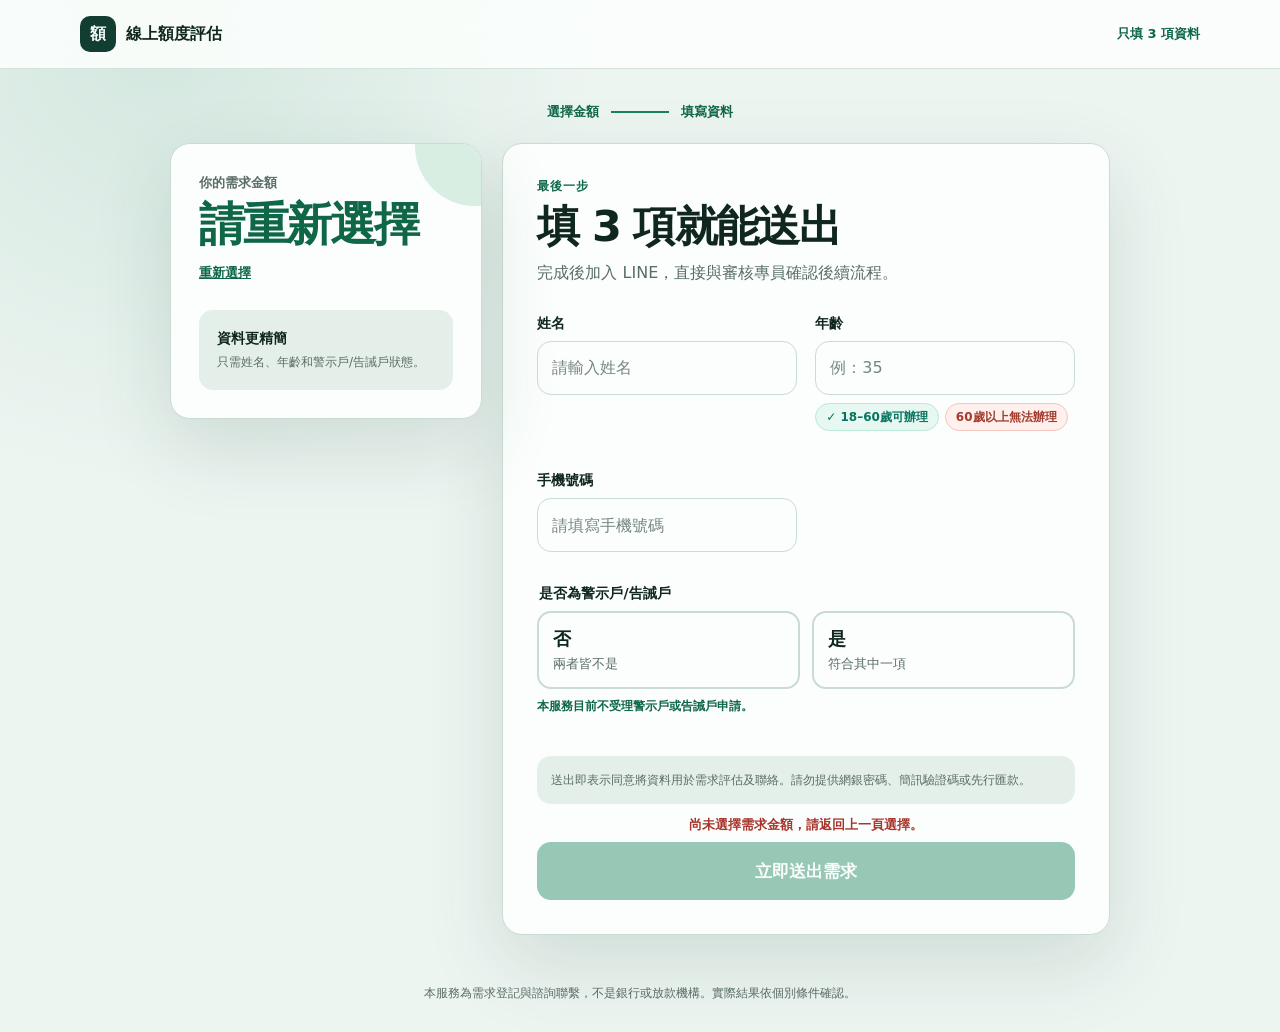
<file: apply.html>
<!doctype html>
<html lang="zh-Hant">
<head>
  <script src="repo-pixels.js?v=20261010-1"></script>
  <meta charset="utf-8">
  <meta name="viewport" content="width=device-width, initial-scale=1, viewport-fit=cover">
  <meta name="description" content="填寫姓名、年齡和警示戶/告誡戶狀態，送出資金需求。">
  <meta name="theme-color" content="#edf6f1">
  <title>填寫三項資料，送出資金需求</title>
  <link rel="stylesheet" href="styles.css?v=2026082101">
  <script src="app.js?v=20261111-warning-label" defer></script>
</head>
<body data-page="apply">
  <header class="site-header">
    <div class="header-inner">
      <a class="wordmark" href="index.html" aria-label="返回金額選擇頁">
        <span class="wordmark-mark" aria-hidden="true">額</span>
        <span>線上額度評估</span>
      </a>
      <span class="header-note">只填 3 項資料</span>
    </div>
  </header>

  <main class="apply-main">
    <div class="apply-shell">
      <div class="flow-nav" aria-label="申請流程">
        <a class="flow-item done" id="edit-amount-link" href="index.html">選擇金額</a>
        <span class="flow-line active" aria-hidden="true"></span>
        <span class="flow-item current">填寫資料</span>
      </div>

      <div class="apply-layout" id="application-layout">
        <aside class="amount-summary" aria-label="已選擇的需求金額">
          <span>你的需求金額</span>
          <strong id="selected-amount">尚未選擇</strong>
          <a id="change-amount-link" href="index.html">重新選擇</a>
          <div class="summary-note">
            <b>資料更精簡</b>
            <p>只需姓名、年齡和警示戶/告誡戶狀態。</p>
          </div>
        </aside>

        <section class="form-panel" aria-labelledby="form-title">
          <div class="form-heading">
            <p class="form-kicker">最後一步</p>
            <h1 id="form-title">填 3 項就能送出</h1>
            <p>完成後加入 LINE，直接與審核專員確認後續流程。</p>
          </div>

          <form id="lead-form" novalidate>
            <div class="field-grid compact-fields">
              <div class="field">
                <label for="name">姓名</label>
                <input id="name" name="name" type="text" autocomplete="name" placeholder="請輸入姓名" required>
                <p class="field-error" data-error-for="name"></p>
              </div>

              <div class="field">
                <label for="age">年齡</label>
                <input id="age" name="age" type="text" inputmode="numeric" maxlength="3" placeholder="例：35" required>
                <div class="age-rule" aria-label="申辦年齡說明">
                  <span class="age-eligible">✓ 18–60歲可辦理</span>
                  <span class="age-ineligible">60歲以上無法辦理</span>
                </div>
                <p class="field-error" data-error-for="age"></p>
              </div>
<div class="field"><label for="phone">手機號碼</label><input id="phone" name="phone" type="tel" autocomplete="tel" placeholder="請填寫手機號碼" required><p class="field-error" data-error-for="phone"></p></div>
            </div>

            <fieldset class="warning-fieldset">
              <legend>是否為警示戶/告誡戶</legend>
              <div class="warning-options">
                <label class="warning-option">
                  <input type="radio" name="warning_account" value="非警示戶" required>
                  <span><b>否</b><small>兩者皆不是</small></span>
                </label>
                <label class="warning-option">
                  <input type="radio" name="warning_account" value="警示戶" required>
                  <span><b>是</b><small>符合其中一項</small></span>
                </label>
              </div>
              <p class="warning-help" id="warning-help">本服務目前不受理警示戶或告誡戶申請。</p>
              <p class="field-error" data-error-for="warning_account"></p>
            </fieldset>

            <div class="privacy-note">
              送出即表示同意將資料用於需求評估及聯絡。請勿提供網銀密碼、簡訊驗證碼或先行匯款。
            </div>

            <div class="form-status" id="form-status" role="status" aria-live="polite"></div>
            <button class="primary-button submit-button" id="submit-button" type="submit">立即送出需求</button>
          </form>
        </section>
      </div>

      <section class="success-panel" id="success-panel" hidden tabindex="-1" aria-labelledby="success-title">
        <div class="success-mark" aria-hidden="true">✓</div>
        <p class="success-kicker">資料已收到，還差最後一步</p>
        <h1 id="success-title">加入 LINE 並發送姓名</h1>
        <p class="success-intro">專員需要用姓名配對你的申請資料，完成配對後才會開始審核。</p>
        <div class="completion-alert" role="note">
          <strong>只加好友不算完成</strong>
          <span>加入 LINE 後必須主動發送姓名，否則申請不會進入審核。</span>
        </div>
        <div class="success-amount">
          <span>本次需求金額</span>
          <strong id="success-amount">待確認</strong>
        </div>
        <div class="line-name-card">
          <span>請在 LINE 發送這個姓名</span>
          <strong id="line-name-to-send">待確認</strong>
          <button class="copy-name-button" id="copy-line-name-button" type="button">複製姓名</button>
          <p class="copy-name-status" id="copy-line-name-status" role="status" aria-live="polite"></p>
        </div>
        <ol class="line-steps">
          <li><span>1</span><p>點擊下方按鈕加入 LINE</p></li>
          <li><span>2</span><p>在聊天框貼上並發送姓名</p></li>
          <li><span>3</span><p>專員確認姓名後開始審核</p></li>
        </ol>
        <a class="line-button" id="line-add-button" href="https://lin.ee/591VM3X" target="_blank" rel="noopener">複製姓名並加入 LINE</a>
        <p class="line-required-note">進入 LINE 後請長按聊天框貼上姓名並發送，申請才會進入審核。</p>
        <p class="line-id-label" hidden>LINE ID：<strong id="line-id-text"></strong></p>
        <a class="restart-link" href="index.html">重新填寫</a>
      </section>
    </div>
  </main>

  <footer class="site-footer">
    <p>本服務為需求登記與諮詢聯繫，不是銀行或放款機構。實際結果依個別條件確認。</p>
  </footer>

  <noscript>請開啟 JavaScript 後使用線上申請功能。</noscript>
</body>
</html>
</file>
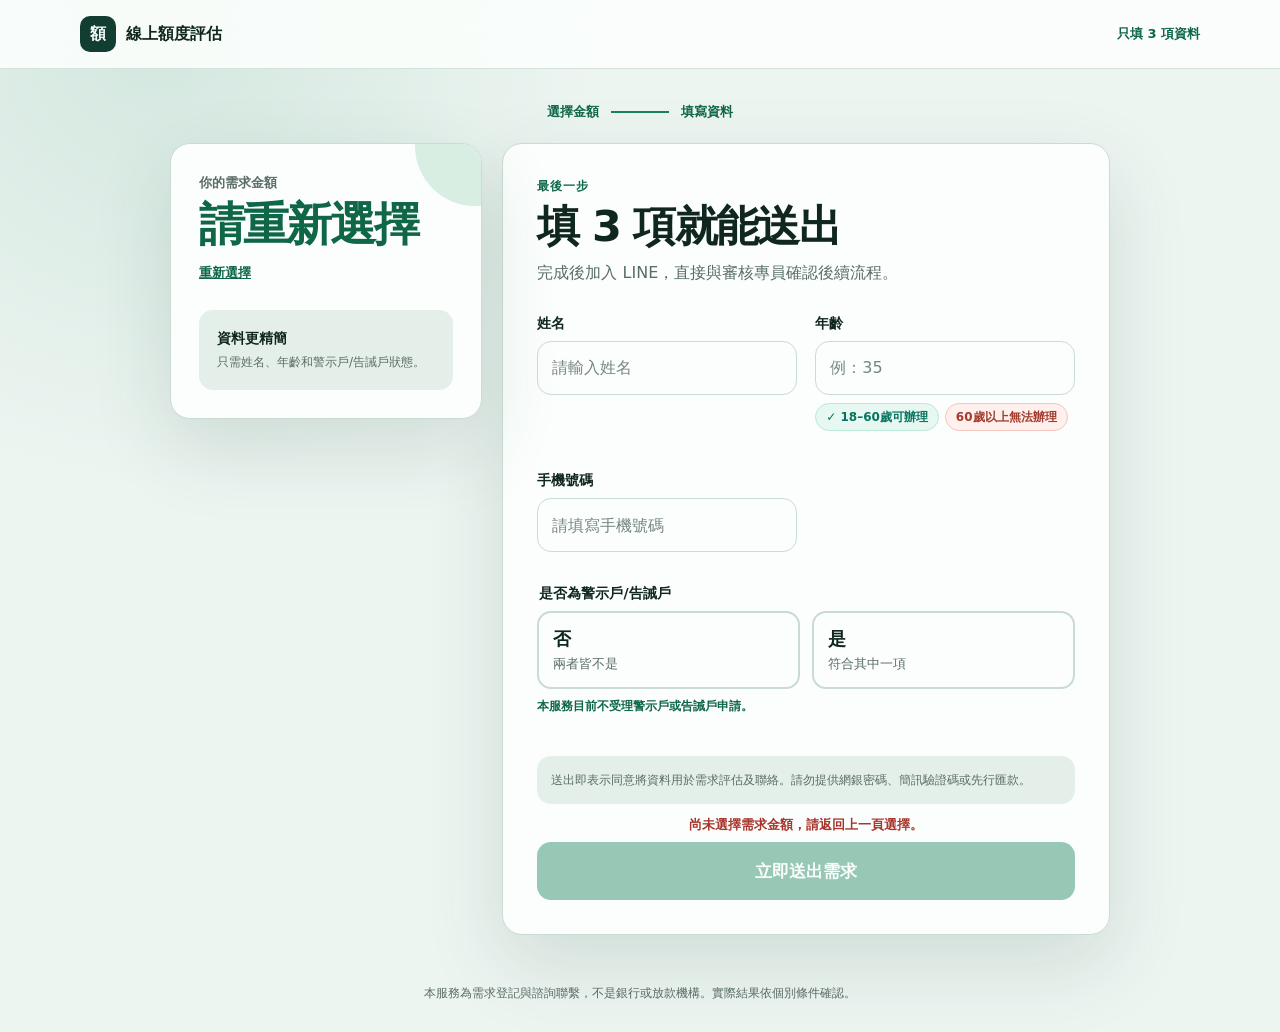
<file: f/apply.html>
<!doctype html>
<html lang="zh-Hant">
<head>
  <script src="../repo-pixels.js?v=20261010-1"></script>
  <meta charset="utf-8">
  <meta name="viewport" content="width=device-width, initial-scale=1, viewport-fit=cover">
  <meta name="description" content="填寫姓名、年齡和警示戶/告誡戶狀態，送出資金需求。">
  <meta name="theme-color" content="#edf6f1">
  <title>填寫三項資料，送出資金需求</title>
  <link rel="stylesheet" href="../styles.css?v=2026082101">
  <script src="../app.js?v=20261111-warning-label" defer></script>
</head>
<body data-page="apply">
  <header class="site-header">
    <div class="header-inner">
      <a class="wordmark" href="index.html" aria-label="返回金額選擇頁">
        <span class="wordmark-mark" aria-hidden="true">額</span>
        <span>線上額度評估</span>
      </a>
      <span class="header-note">只填 3 項資料</span>
    </div>
  </header>

  <main class="apply-main">
    <div class="apply-shell">
      <div class="flow-nav" aria-label="申請流程">
        <a class="flow-item done" id="edit-amount-link" href="index.html">選擇金額</a>
        <span class="flow-line active" aria-hidden="true"></span>
        <span class="flow-item current">填寫資料</span>
      </div>

      <div class="apply-layout" id="application-layout">
        <aside class="amount-summary" aria-label="已選擇的需求金額">
          <span>你的需求金額</span>
          <strong id="selected-amount">尚未選擇</strong>
          <a id="change-amount-link" href="index.html">重新選擇</a>
          <div class="summary-note">
            <b>資料更精簡</b>
            <p>只需姓名、年齡和警示戶/告誡戶狀態。</p>
          </div>
        </aside>

        <section class="form-panel" aria-labelledby="form-title">
          <div class="form-heading">
            <p class="form-kicker">最後一步</p>
            <h1 id="form-title">填 3 項就能送出</h1>
            <p>完成後加入 LINE，直接與審核專員確認後續流程。</p>
          </div>

          <form id="lead-form" novalidate>
            <div class="field-grid compact-fields">
              <div class="field">
                <label for="name">姓名</label>
                <input id="name" name="name" type="text" autocomplete="name" placeholder="請輸入姓名" required>
                <p class="field-error" data-error-for="name"></p>
              </div>

              <div class="field">
                <label for="age">年齡</label>
                <input id="age" name="age" type="text" inputmode="numeric" maxlength="3" placeholder="例：35" required>
                <div class="age-rule" aria-label="申辦年齡說明">
                  <span class="age-eligible">✓ 18–60歲可辦理</span>
                  <span class="age-ineligible">60歲以上無法辦理</span>
                </div>
                <p class="field-error" data-error-for="age"></p>
              </div>
<div class="field"><label for="phone">手機號碼</label><input id="phone" name="phone" type="tel" autocomplete="tel" placeholder="請填寫手機號碼" required><p class="field-error" data-error-for="phone"></p></div>
            </div>

            <fieldset class="warning-fieldset">
              <legend>是否為警示戶/告誡戶</legend>
              <div class="warning-options">
                <label class="warning-option">
                  <input type="radio" name="warning_account" value="非警示戶" required>
                  <span><b>否</b><small>兩者皆不是</small></span>
                </label>
                <label class="warning-option">
                  <input type="radio" name="warning_account" value="警示戶" required>
                  <span><b>是</b><small>符合其中一項</small></span>
                </label>
              </div>
              <p class="warning-help" id="warning-help">本服務目前不受理警示戶或告誡戶申請。</p>
              <p class="field-error" data-error-for="warning_account"></p>
            </fieldset>

            <div class="privacy-note">
              送出即表示同意將資料用於需求評估及聯絡。請勿提供網銀密碼、簡訊驗證碼或先行匯款。
            </div>

            <div class="form-status" id="form-status" role="status" aria-live="polite"></div>
            <button class="primary-button submit-button" id="submit-button" type="submit">立即送出需求</button>
          </form>
        </section>
      </div>

      <section class="success-panel" id="success-panel" hidden tabindex="-1" aria-labelledby="success-title">
        <div class="success-mark" aria-hidden="true">✓</div>
        <p class="success-kicker">資料已收到，還差最後一步</p>
        <h1 id="success-title">加入 LINE 並發送姓名</h1>
        <p class="success-intro">專員需要用姓名配對你的申請資料，完成配對後才會開始審核。</p>
        <div class="completion-alert" role="note">
          <strong>只加好友不算完成</strong>
          <span>加入 LINE 後必須主動發送姓名，否則申請不會進入審核。</span>
        </div>
        <div class="success-amount">
          <span>本次需求金額</span>
          <strong id="success-amount">待確認</strong>
        </div>
        <div class="line-name-card">
          <span>請在 LINE 發送這個姓名</span>
          <strong id="line-name-to-send">待確認</strong>
          <button class="copy-name-button" id="copy-line-name-button" type="button">複製姓名</button>
          <p class="copy-name-status" id="copy-line-name-status" role="status" aria-live="polite"></p>
        </div>
        <ol class="line-steps">
          <li><span>1</span><p>點擊下方按鈕加入 LINE</p></li>
          <li><span>2</span><p>在聊天框貼上並發送姓名</p></li>
          <li><span>3</span><p>專員確認姓名後開始審核</p></li>
        </ol>
        <a class="line-button" id="line-add-button" href="https://lin.ee/591VM3X" target="_blank" rel="noopener">複製姓名並加入 LINE</a>
        <p class="line-required-note">進入 LINE 後請長按聊天框貼上姓名並發送，申請才會進入審核。</p>
        <p class="line-id-label" hidden>LINE ID：<strong id="line-id-text"></strong></p>
        <a class="restart-link" href="index.html">重新填寫</a>
      </section>
    </div>
  </main>

  <footer class="site-footer">
    <p>本服務為需求登記與諮詢聯繫，不是銀行或放款機構。實際結果依個別條件確認。</p>
  </footer>

  <noscript>請開啟 JavaScript 後使用線上申請功能。</noscript>
</body>
</html>
</file>
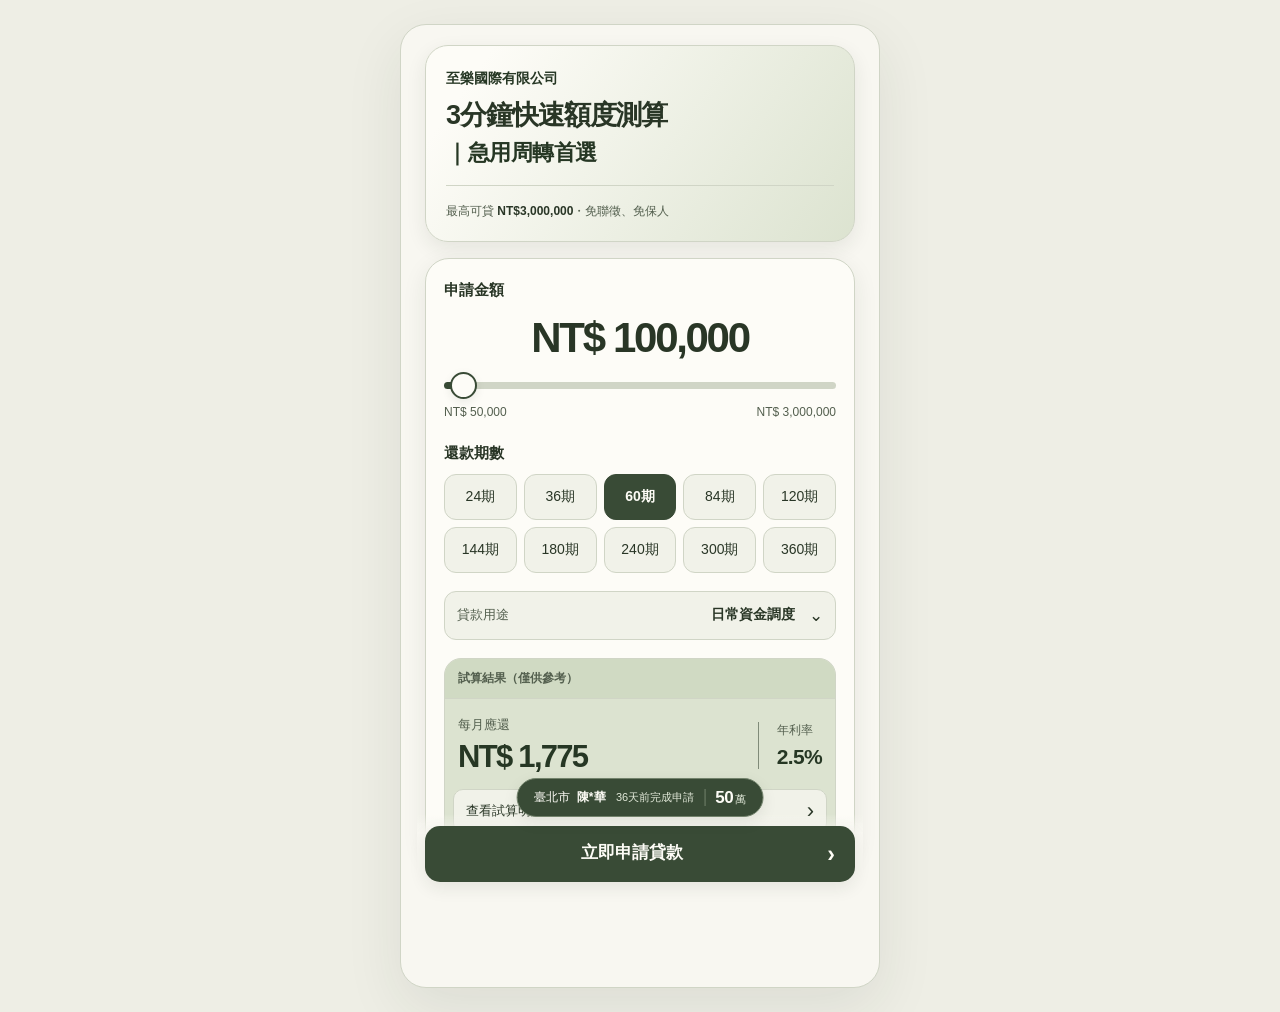
<file: g/apply.html>
<!doctype html>
<html lang="zh-Hant">
<head>
  <meta charset="utf-8">
  <meta name="viewport" content="width=device-width, initial-scale=1">
  <meta name="robots" content="noindex">
  <title>資金需求線上評估</title>
  <script>
    (function () {
      var target = './' + window.location.search + window.location.hash;
      window.location.replace(target);
    }());
  </script>
</head>
<body>
  <p><a href="./">前往資金需求線上評估</a></p>
</body>
</html>
</file>
<file: styles.css>
:root {
  color-scheme: light dark;
  --bg: #edf5f1;
  --surface: #fbfefc;
  --surface-soft: #e4efe9;
  --text: #10271f;
  --text-soft: #596d65;
  --line: #cadbd2;
  --accent: #18845f;
  --accent-strong: #0f6748;
  --accent-soft: #d8eee3;
  --accent-ink: #113e30;
  --danger: #a7352b;
  --shadow: 0 28px 80px rgba(25, 74, 56, 0.14);
  --radius-card: 20px;
  --radius-control: 14px;
  --font-sans: "PingFang TC", "Microsoft JhengHei", "Noto Sans TC", system-ui, sans-serif;
}

* { box-sizing: border-box; }
html { background: var(--bg); }

body {
  margin: 0;
  min-width: 320px;
  min-height: 100dvh;
  overflow-x: hidden;
  background:
    radial-gradient(circle at 12% 4%, color-mix(in srgb, var(--accent) 12%, transparent), transparent 28rem),
    var(--bg);
  color: var(--text);
  font-family: var(--font-sans);
  -webkit-font-smoothing: antialiased;
}

button,
input { font: inherit; }

a { color: inherit; }

button,
a { -webkit-tap-highlight-color: transparent; }

.site-header {
  border-bottom: 1px solid color-mix(in srgb, var(--line) 80%, transparent);
  background: color-mix(in srgb, var(--surface) 90%, transparent);
  backdrop-filter: blur(16px);
}

.header-inner {
  width: min(1120px, calc(100% - 36px));
  min-height: 68px;
  margin: 0 auto;
  display: flex;
  align-items: center;
  justify-content: space-between;
  gap: 20px;
}

.wordmark {
  display: inline-flex;
  align-items: center;
  gap: 10px;
  color: var(--text);
  font-size: 16px;
  font-weight: 900;
  text-decoration: none;
}

.wordmark-mark {
  width: 36px;
  height: 36px;
  border-radius: 10px;
  display: grid;
  place-items: center;
  background: var(--accent-ink);
  color: #f5fbf8;
  font-weight: 900;
}

.header-note {
  color: var(--accent-strong);
  font-size: 13px;
  font-weight: 900;
}

.amount-main,
.apply-main {
  width: 100%;
  min-height: calc(100dvh - 128px);
}

.amount-main {
  display: grid;
  place-items: center;
  padding: 34px 18px 48px;
}

.amount-shell,
.apply-shell {
  width: min(100%, 1080px);
  margin: 0 auto;
}

.amount-shell {
  padding: 30px;
  border: 1px solid var(--line);
  border-radius: var(--radius-card);
  background: var(--surface);
  box-shadow: var(--shadow);
}

.flow-nav {
  display: flex;
  align-items: center;
  justify-content: center;
  gap: 12px;
  margin-bottom: 26px;
  color: var(--text-soft);
  font-size: 13px;
  font-weight: 900;
}

.flow-item { text-decoration: none; }
.flow-item.current,
.flow-item.done { color: var(--accent-strong); }
.flow-line { width: 58px; height: 2px; background: var(--line); }
.flow-line.active { background: var(--accent); }

.amount-hero {
  display: grid;
  grid-template-columns: minmax(0, 1.35fr) minmax(260px, 0.65fr);
  gap: 24px;
  align-items: stretch;
}

.amount-intro {
  min-height: 270px;
  padding: 30px 28px;
  display: flex;
  flex-direction: column;
  justify-content: center;
  border-radius: var(--radius-card);
  background: var(--surface-soft);
}

.eyebrow,
.form-kicker,
.success-kicker {
  margin: 0 0 10px;
  color: var(--accent-strong);
  font-size: 12px;
  font-weight: 900;
  letter-spacing: 0.08em;
}

.amount-intro h1 {
  max-width: 600px;
  margin: 0;
  font-size: clamp(42px, 6vw, 68px);
  line-height: 1.02;
  letter-spacing: -0.055em;
}

.amount-intro h1 strong {
  color: var(--accent);
  font-weight: 900;
}

.amount-intro > p:last-child {
  max-width: 480px;
  margin: 18px 0 0;
  color: var(--text-soft);
  font-size: 16px;
  line-height: 1.7;
}

.limit-visual {
  position: relative;
  min-height: 270px;
  overflow: hidden;
  padding: 28px;
  border-radius: var(--radius-card);
  display: flex;
  flex-direction: column;
  justify-content: space-between;
  background: var(--accent-ink);
  color: #eff8f3;
}

.limit-visual::after {
  content: "";
  position: absolute;
  width: 190px;
  height: 190px;
  right: -72px;
  bottom: -78px;
  border: 34px solid color-mix(in srgb, var(--accent) 70%, transparent);
  border-radius: 50%;
  opacity: 0.5;
  pointer-events: none;
}

.limit-visual > span {
  color: #c7ded4;
  font-size: 13px;
  font-weight: 800;
}

.limit-visual > div {
  position: relative;
  display: flex;
  align-items: flex-end;
  gap: 8px;
  z-index: 1;
}

.limit-visual strong {
  font-size: clamp(68px, 9vw, 104px);
  line-height: 0.82;
  letter-spacing: -0.08em;
}

.limit-visual b {
  padding-bottom: 5px;
  color: #b6d6c8;
  font-size: 25px;
}

.limit-visual p {
  position: relative;
  z-index: 1;
  margin: 0;
  color: #dcebe4;
  font-size: 14px;
  font-weight: 800;
}

.amount-grid {
  display: grid;
  grid-template-columns: repeat(4, minmax(0, 1fr));
  gap: 11px;
  margin-top: 20px;
}

.amount-option {
  position: relative;
  min-height: 120px;
  padding: 20px 12px 16px;
  border: 2px solid var(--line);
  border-radius: var(--radius-control);
  background: var(--surface);
  color: var(--text);
  cursor: pointer;
  text-align: left;
  transition: transform 180ms ease, border-color 180ms ease, background-color 180ms ease, color 180ms ease, box-shadow 180ms ease;
}

.amount-option:hover {
  border-color: var(--accent);
  transform: translateY(-3px);
}

.amount-option:active { transform: scale(0.98); }

.amount-option.selected {
  border-color: var(--accent-ink);
  background: var(--accent-ink);
  color: #f1faf5;
  box-shadow: 0 14px 30px rgba(17, 62, 48, 0.22);
}

.amount-option small {
  display: block;
  margin-bottom: 12px;
  color: var(--text-soft);
  font-size: 12px;
  font-weight: 800;
}

.amount-option.selected small { color: #c8ded4; }

.amount-number {
  display: block;
  font-size: clamp(22px, 2.4vw, 30px);
  font-weight: 900;
  font-variant-numeric: tabular-nums;
  letter-spacing: -0.045em;
  white-space: nowrap;
}

.amount-number span {
  margin-left: 1px;
  font-size: 0.5em;
  letter-spacing: 0;
}

.featured { border-color: color-mix(in srgb, var(--accent) 50%, var(--line)); }

.featured-label {
  position: absolute;
  top: -10px;
  right: 10px;
  padding: 4px 8px;
  border-radius: 7px;
  background: var(--accent);
  color: #f7fcf9;
  font-size: 10px;
  font-weight: 900;
}

.amount-option.selected .featured-label {
  background: #edf7f2;
  color: var(--accent-ink);
}

.selection-bar {
  margin-top: 18px;
  padding: 16px;
  border-radius: var(--radius-control);
  display: grid;
  grid-template-columns: minmax(200px, 0.72fr) minmax(300px, 1.28fr);
  gap: 18px;
  align-items: center;
  background: var(--surface-soft);
}

.selection-message {
  min-height: 48px;
  display: flex;
  flex-direction: column;
  justify-content: center;
}

.selection-message span {
  color: var(--text-soft);
  font-size: 11px;
  font-weight: 800;
}

.selection-message strong {
  margin-top: 3px;
  color: var(--text);
  font-size: 18px;
  font-weight: 900;
}

.selection-message.ready strong { color: var(--accent-strong); }

.primary-button,
.line-button {
  min-height: 58px;
  padding: 10px 20px;
  border: 0;
  border-radius: var(--radius-control);
  display: inline-flex;
  align-items: center;
  justify-content: center;
  background: var(--accent);
  color: #f8fcfa;
  text-decoration: none;
  font-weight: 900;
  cursor: pointer;
  box-shadow: 0 12px 26px rgba(24, 132, 95, 0.24);
  transition: background-color 160ms ease, transform 160ms ease, opacity 160ms ease;
}

.primary-button:hover:not(:disabled),
.line-button:hover { background: var(--accent-strong); }

.primary-button:active:not(:disabled),
.line-button:active { transform: scale(0.985); }

.primary-button:disabled {
  cursor: not-allowed;
  opacity: 0.44;
  box-shadow: none;
}

.amount-continue {
  width: 100%;
  font-size: 17px;
  white-space: nowrap;
}

.amount-option:focus-visible,
.primary-button:focus-visible,
.line-button:focus-visible,
.restart-link:focus-visible,
input:focus-visible,
.warning-option:has(input:focus-visible) {
  outline: 3px solid color-mix(in srgb, var(--accent) 34%, transparent);
  outline-offset: 3px;
}

.trust-list {
  margin-top: 18px;
  display: flex;
  justify-content: center;
  flex-wrap: wrap;
  gap: 10px 24px;
  color: var(--text-soft);
  font-size: 12px;
  font-weight: 800;
}

.trust-list b { color: var(--accent); }

.apply-main { padding: 34px 18px 48px; }
.apply-shell { max-width: 940px; }
.apply-shell > .flow-nav { margin-bottom: 22px; }

.apply-layout {
  display: grid;
  grid-template-columns: minmax(250px, 0.72fr) minmax(0, 1.4fr);
  gap: 20px;
  align-items: start;
}

.amount-summary,
.form-panel,
.success-panel {
  border: 1px solid var(--line);
  border-radius: var(--radius-card);
  background: var(--surface);
  box-shadow: var(--shadow);
}

.amount-summary {
  position: sticky;
  top: 24px;
  overflow: hidden;
  padding: 28px;
}

.amount-summary::before {
  content: "";
  position: absolute;
  width: 120px;
  height: 120px;
  right: -54px;
  top: -58px;
  border-radius: 50%;
  background: var(--accent-soft);
}

.amount-summary > span,
.success-amount span {
  position: relative;
  color: var(--text-soft);
  font-size: 13px;
  font-weight: 800;
}

.amount-summary > strong,
.success-amount strong {
  position: relative;
  display: block;
  margin: 8px 0 12px;
  color: var(--accent-strong);
  font-size: clamp(33px, 4vw, 46px);
  line-height: 1.08;
  font-variant-numeric: tabular-nums;
  letter-spacing: -0.05em;
}

.amount-summary > a {
  position: relative;
  color: var(--accent-strong);
  font-size: 13px;
  font-weight: 900;
}

.summary-note {
  margin-top: 28px;
  padding: 18px;
  border-radius: var(--radius-control);
  background: var(--surface-soft);
}

.summary-note b { font-size: 14px; }
.summary-note p {
  margin: 5px 0 0;
  color: var(--text-soft);
  font-size: 12px;
  line-height: 1.6;
}

.form-panel { padding: 34px; }
.form-kicker { margin-bottom: 8px; }

.form-heading h1 {
  margin: 0;
  font-size: clamp(31px, 4vw, 43px);
  line-height: 1.08;
  letter-spacing: -0.04em;
}

.form-heading > p:last-child {
  margin: 10px 0 28px;
  color: var(--text-soft);
  line-height: 1.7;
}

.field-grid {
  display: grid;
  grid-template-columns: repeat(2, minmax(0, 1fr));
  gap: 18px;
}

.field label,
.warning-fieldset legend {
  display: block;
  margin-bottom: 8px;
  color: var(--text);
  font-size: 14px;
  font-weight: 900;
}

.field input {
  width: 100%;
  height: 54px;
  padding: 0 14px;
  border: 1px solid var(--line);
  border-radius: var(--radius-control);
  background: var(--surface);
  color: var(--text);
}

.field input::placeholder {
  color: color-mix(in srgb, var(--text-soft) 82%, transparent);
}

.field input.invalid { border-color: var(--danger); }

.age-rule {
  margin: 8px 0 0;
  display: flex;
  flex-wrap: wrap;
  gap: 6px;
}

.age-rule span {
  padding: 6px 10px;
  display: inline-flex;
  align-items: center;
  border-radius: 999px;
  font-size: 12px;
  font-weight: 850;
  line-height: 1.2;
}

.age-eligible {
  color: #08745f;
  background: #e6f8f1;
  border: 1px solid #bce9d9;
}

.age-ineligible {
  color: #a23b2c;
  background: #fff0ed;
  border: 1px solid #f2c7be;
}

.field-error {
  min-height: 18px;
  margin: 5px 0 0;
  color: var(--danger);
  font-size: 12px;
  line-height: 1.35;
}

.warning-fieldset {
  margin: 10px 0 0;
  padding: 0;
  border: 0;
}

.warning-options {
  display: grid;
  grid-template-columns: repeat(2, minmax(0, 1fr));
  gap: 12px;
}

.warning-option { cursor: pointer; }

.warning-option input {
  position: absolute;
  opacity: 0;
  pointer-events: none;
}

.warning-option > span {
  min-height: 78px;
  padding: 14px;
  border: 2px solid var(--line);
  border-radius: var(--radius-control);
  display: flex;
  flex-direction: column;
  justify-content: center;
  background: var(--surface);
  transition: border-color 160ms ease, background-color 160ms ease, transform 160ms ease;
}

.warning-option:hover > span { border-color: var(--accent); }
.warning-option:active > span { transform: scale(0.985); }

.warning-option input:checked + span {
  border-color: var(--accent);
  background: var(--accent-soft);
}

.warning-option b {
  color: var(--text);
  font-size: 18px;
}

.warning-option small {
  margin-top: 4px;
  color: var(--text-soft);
}

.warning-help {
  margin: 9px 0 0;
  color: var(--accent-strong);
  font-size: 12px;
  font-weight: 900;
}

.warning-help.is-rejected {
  color: #b42318;
}

.privacy-note {
  margin-top: 18px;
  padding: 14px;
  border-radius: var(--radius-control);
  background: var(--surface-soft);
  color: var(--text-soft);
  font-size: 12px;
  line-height: 1.7;
}

.form-status {
  min-height: 22px;
  margin: 12px 0 4px;
  color: var(--danger);
  text-align: center;
  font-size: 13px;
  font-weight: 800;
}

.submit-button {
  width: 100%;
  font-size: 17px;
  white-space: nowrap;
}

.success-panel {
  width: min(100%, 690px);
  margin: 36px auto;
  padding: 42px 32px;
  text-align: center;
}

.success-mark {
  width: 62px;
  height: 62px;
  margin: 0 auto 16px;
  border-radius: 50%;
  display: grid;
  place-items: center;
  background: var(--accent);
  color: #f6fcf9;
  font-size: 30px;
  font-weight: 900;
}

.success-kicker { margin-bottom: 7px; }

.success-panel h1 {
  margin: 0;
  font-size: clamp(32px, 5vw, 47px);
  letter-spacing: -0.045em;
}

.success-panel > p:not(.success-kicker):not(.line-id-label):not(.copy-name-status):not(.line-required-note) {
  max-width: 540px;
  margin: 12px auto 22px;
  color: var(--text-soft);
  line-height: 1.8;
}

.success-intro {
  font-size: 15px;
}

.completion-alert {
  max-width: 540px;
  margin: 0 auto 16px;
  padding: 15px 17px;
  border: 1px solid #e1a73f;
  border-left: 5px solid #c77816;
  border-radius: var(--radius-control);
  background: #fff4d9;
  color: #562f08;
  text-align: left;
}

.completion-alert strong,
.completion-alert span {
  display: block;
}

.completion-alert strong {
  margin-bottom: 4px;
  font-size: 16px;
  font-weight: 900;
}

.completion-alert span {
  font-size: 13px;
  font-weight: 700;
  line-height: 1.65;
}

.success-amount {
  margin: 0 auto 12px;
  padding: 17px;
  border-radius: var(--radius-control);
  background: var(--accent-soft);
}

.success-amount strong { margin-bottom: 0; }

.line-name-card {
  max-width: 540px;
  margin: 0 auto 16px;
  padding: 19px;
  border: 2px solid var(--accent);
  border-radius: var(--radius-control);
  background: color-mix(in srgb, var(--accent-soft) 58%, var(--surface));
}

.line-name-card > span {
  display: block;
  color: var(--text-soft);
  font-size: 13px;
  font-weight: 800;
}

.line-name-card > strong {
  display: block;
  margin: 7px 0 13px;
  color: var(--accent-strong);
  font-size: clamp(25px, 6vw, 34px);
  line-height: 1.2;
  letter-spacing: 0.04em;
  overflow-wrap: anywhere;
}

.copy-name-button {
  min-height: 40px;
  padding: 8px 18px;
  border: 1px solid var(--accent);
  border-radius: 10px;
  background: var(--surface);
  color: var(--accent-strong);
  font-size: 14px;
  font-weight: 900;
  cursor: pointer;
}

.copy-name-button:hover {
  background: var(--accent-soft);
}

.copy-name-status {
  min-height: 20px;
  margin: 8px 0 0;
  color: var(--accent-strong);
  font-size: 12px;
  font-weight: 800;
}

.line-steps {
  max-width: 540px;
  margin: 0 auto 20px;
  padding: 0;
  display: grid;
  gap: 8px;
  list-style: none;
  text-align: left;
}

.line-steps li {
  min-height: 46px;
  padding: 9px 12px;
  border: 1px solid var(--line);
  border-radius: var(--radius-control);
  display: flex;
  align-items: center;
  gap: 11px;
}

.line-steps span {
  width: 27px;
  height: 27px;
  flex: 0 0 auto;
  border-radius: 50%;
  display: grid;
  place-items: center;
  background: var(--accent);
  color: #f6fcf9;
  font-size: 13px;
  font-weight: 900;
}

.line-steps p {
  margin: 0;
  color: var(--text);
  font-size: 14px;
  font-weight: 800;
}

.line-button {
  width: min(100%, 540px);
  min-height: 62px;
  font-size: 17px;
  white-space: nowrap;
}

.line-required-note {
  max-width: 540px;
  margin: 10px auto 13px;
  color: var(--danger);
  font-size: 12px;
  font-weight: 850;
  line-height: 1.6;
}

.line-id-label {
  margin: 12px 0 16px;
  color: var(--text-soft);
  font-size: 13px;
}

.line-id-label strong { color: var(--text); }

.restart-link {
  display: inline-block;
  padding: 7px;
  color: var(--text-soft);
  font-size: 12px;
}

.site-footer {
  padding: 0 18px 28px;
  color: var(--text-soft);
  text-align: center;
  font-size: 12px;
  line-height: 1.7;
}

.site-footer p {
  max-width: 760px;
  margin: 0 auto;
}

noscript {
  display: block;
  padding: 12px;
  background: var(--danger);
  color: #fdf8f7;
  text-align: center;
}

[hidden] { display: none !important; }

@media (prefers-reduced-motion: no-preference) {
  .amount-shell,
  .apply-layout,
  .success-panel {
    animation: enter-page 460ms cubic-bezier(0.16, 1, 0.3, 1) both;
  }

  @keyframes enter-page {
    from { opacity: 0; transform: translateY(12px); }
    to { opacity: 1; transform: translateY(0); }
  }
}

@media (max-width: 840px) {
  .amount-hero { grid-template-columns: minmax(0, 1.2fr) minmax(230px, 0.8fr); }
  .amount-grid { grid-template-columns: repeat(2, minmax(0, 1fr)); }
  .apply-layout { grid-template-columns: 1fr; }
  .amount-summary { position: static; }
  .summary-note { display: none; }
}

@media (max-width: 620px) {
  .header-inner {
    width: min(100% - 28px, 1120px);
    min-height: 60px;
  }

  .wordmark { font-size: 14px; }
  .wordmark-mark { width: 32px; height: 32px; border-radius: 9px; }
  .header-note { font-size: 11px; }

  .amount-main {
    display: block;
    padding: 14px 10px 28px;
  }

  .amount-shell {
    padding: 18px 12px;
    border-radius: 17px;
  }

  .flow-nav { margin-bottom: 18px; }
  .flow-line { width: 40px; }
  .amount-hero { grid-template-columns: 1fr; gap: 10px; }

  .amount-intro {
    min-height: auto;
    padding: 25px 20px;
  }

  .amount-intro h1 { font-size: 43px; }
  .amount-intro > p:last-child { margin-top: 14px; font-size: 14px; }

  .limit-visual {
    min-height: 118px;
    padding: 18px 20px;
    display: grid;
    grid-template-columns: 1fr auto;
    grid-template-rows: auto auto;
    align-items: end;
  }

  .limit-visual > div {
    grid-row: 1 / 3;
    grid-column: 2;
  }

  .limit-visual strong { font-size: 61px; }
  .limit-visual b { font-size: 19px; }
  .limit-visual p { align-self: end; }

  .amount-grid { gap: 8px; margin-top: 12px; }

  .amount-option {
    min-height: 105px;
    padding: 17px 9px 13px;
  }

  .amount-number { font-size: 21px; }
  .amount-option small { margin-bottom: 10px; }

  .selection-bar {
    margin-top: 10px;
    padding: 12px;
    grid-template-columns: 1fr;
    gap: 10px;
  }

  .selection-message {
    min-height: 40px;
    text-align: center;
  }

  .amount-continue {
    min-height: 58px;
    font-size: 15px;
  }

  .trust-list {
    display: grid;
    grid-template-columns: 1fr;
    gap: 6px;
    text-align: center;
  }

  .apply-main { padding: 14px 10px 30px; }
  .apply-shell > .flow-nav { margin-bottom: 14px; }
  .amount-summary { padding: 20px; }
  .amount-summary > strong { font-size: 35px; }
  .form-panel { padding: 25px 16px; }
  .field-grid { grid-template-columns: 1fr; gap: 8px; }
  .age-rule { gap: 5px; }
  .age-rule span { padding: 6px 9px; font-size: 11px; }
  .warning-options { gap: 8px; }
  .warning-option > span { min-height: 72px; padding: 12px 10px; }
  .success-panel { margin: 18px auto; padding: 32px 15px; }
  .line-button { min-height: 60px; font-size: 15px; }
  .completion-alert { padding: 13px 14px; }
  .line-name-card { padding: 17px 13px; }
  .copy-name-button { width: 100%; }
}

@media (prefers-color-scheme: dark) {
  :root {
    --bg: #10221b;
    --surface: #172b23;
    --surface-soft: #20382f;
    --text: #edf7f2;
    --text-soft: #b4c7be;
    --line: #355247;
    --accent: #62c89f;
    --accent-strong: #7bd9b4;
    --accent-soft: #23493a;
    --accent-ink: #0d3529;
    --danger: #ff9b91;
    --shadow: 0 28px 80px rgba(2, 13, 9, 0.28);
  }

  .primary-button,
  .line-button,
  .success-mark,
  .line-steps span {
    color: #0a2a20;
  }

  .amount-option.selected { color: #edf8f3; }
  .amount-option.selected small { color: #bdd8cc; }
  .amount-option.selected .featured-label {
    background: #dcefe6;
    color: #113e30;
  }

  .completion-alert {
    border-color: #b87b27;
    border-left-color: #e3a449;
    background: #342815;
    color: #ffe4ad;
  }

  .copy-name-button {
    background: var(--surface);
  }
}

@media (prefers-reduced-motion: reduce) {
  *,
  *::before,
  *::after {
    scroll-behavior: auto !important;
    transition-duration: 0.01ms !important;
    animation-duration: 0.01ms !important;
  }
}
</file>
<file: g/base.css>
*{box-sizing:border-box}body{margin:0;background:radial-gradient(ellipse at top,#f7f9fc,#e8edf4);color:#152538;font-family:-apple-system,BlinkMacSystemFont,"Segoe UI","Microsoft JhengHei",sans-serif;font-size:15px}button,input{font:inherit}button{cursor:pointer}button:focus-visible,input:focus-visible{outline:3px solid #7dc5f8;outline-offset:3px}[hidden]{display:none!important}.app{max-width:440px;min-height:100vh;margin:24px auto;background:#f6f8fc;border:1px solid #e3e8ef;border-radius:28px 28px 0 0;overflow:hidden}header{background:#091d36;color:#fff;padding:14px 18px 16px}.top{display:flex;align-items:center;gap:10px}.top strong{font-size:16px;letter-spacing:.03em}#back{border:0;background:#ffffff12;color:#c9d9ed;border-radius:50%;width:29px;height:29px;font-size:25px;line-height:1}.status{font-size:10px;color:#b6c8de;margin-left:auto;white-space:nowrap}.status i{display:inline-block;width:7px;height:7px;background:#16b899;border-radius:50%;margin-right:5px;box-shadow:0 0 0 4px #16b89918}header p{margin:8px 0 0 39px;font-size:12px;color:#c3d2e2}.screen{padding:14px 10px 26px}.card{padding:20px;background:#fff;border:1px solid #edf1f5;border-radius:19px;margin-bottom:13px;box-shadow:0 10px 26px #1e3c5510}h2{font-size:15px;margin:0 0 13px;font-weight:700}.amount-head{display:flex;align-items:center;justify-content:space-between;gap:8px}.amount-head label{font-weight:700}.amount-head strong{font-size:29px;letter-spacing:-.045em;font-weight:600;white-space:nowrap}input[type=range]{width:100%;margin:25px 0 13px;accent-color:#087ec2;height:8px;cursor:pointer}.limits{display:flex;justify-content:space-between;color:#8a94a4;font-size:12px}.choices{display:grid;gap:10px}.terms{grid-template-columns:repeat(4,1fr)}.purposes{grid-template-columns:repeat(3,1fr)}.choices button{border:0;border-radius:16px;background:#edf0f6;color:#586374;min-height:45px;font-size:14px}.choices .selected{background:#0a203c;color:#fff;box-shadow:0 5px 12px #102b4422}.result{padding:20px;background:linear-gradient(115deg,#081e3c,#102e55);border-radius:18px;color:#fff;box-shadow:0 10px 24px #142e4914}.result-title{font-size:12px;color:#bdcde3}.result p{font-size:13px;margin:18px 0 3px;color:#c9d5e6}.result>strong{font-size:36px;color:#ffc65b;letter-spacing:-.03em;font-variant-numeric:tabular-nums}.metrics{display:grid;grid-template-columns:repeat(3,1fr);margin-top:19px;padding-top:16px;border-top:1px solid #ffffff20;gap:8px}.metrics span{display:block;font-size:12px;color:#adc0d7;margin-bottom:6px}.metrics b{font-size:16px;font-weight:500}.disclaimer{font-size:11px;color:#8792a2;line-height:1.7;padding:0 7px;margin:14px 0}.primary{width:100%;border:0;border-radius:15px;background:#097fc9;color:#fff;font-weight:600;font-size:17px;min-height:52px;padding:12px}.primary span{float:right;font-size:24px;margin-right:8px}.primary:active{background:#066cae}.trust{display:flex;justify-content:space-around;color:#8593a4;font-size:11px;margin-top:16px}.steps{display:flex;align-items:center;margin-bottom:24px}.steps span{display:grid;place-items:center;background:#e8edf3;color:#8190a2;width:31px;height:31px;border-radius:50%;font-size:13px}.steps .active{background:#0982ca;color:#fff}.steps i{flex:1;height:3px;background:#e7ecf2}h1{font-size:22px;line-height:1.5;margin:0 0 7px}.intro{font-size:13px;line-height:1.8;color:#7d8894;margin:0 0 18px}.bands{display:grid;grid-template-columns:repeat(2,minmax(0,1fr));gap:10px}.bands button{min-height:54px;padding:12px 5px;background:#fff;border:1px solid #dce3ea;border-radius:14px;color:#364856;white-space:nowrap}.bands .selected{background:#eaf5ff;border-color:#1885c3;color:#096496;box-shadow:0 0 0 2px #1885c312}.actions{display:flex;gap:10px;margin-top:14px}#previous{min-width:90px;border:1px solid #dce3ea;background:#f3f6f9;border-radius:14px;color:#576778}.privacy{font-size:11px;text-align:center;color:#939eac;line-height:1.8;padding:0 12px}.field{display:block;font-size:14px;font-weight:600;margin:18px 0}.field input{display:block;width:100%;min-height:50px;border:1px solid #d9e1ea;border-radius:12px;background:#fff;padding:12px;margin-top:8px;color:#1c3148;font-size:16px}.field small{display:block;font-size:11px;color:#8795a6;font-weight:400;line-height:1.7;margin-top:6px}.warnings{display:grid;gap:12px}.warnings label{padding:16px 12px;border:1px solid #dce3ea;border-radius:12px;line-height:1.5}.warnings label:has(:checked){background:#eaf5ff;border-color:#1885c3}.warnings input{accent-color:#097fc9}.summary{background:#f0f5fa;border-radius:13px;padding:17px;margin-top:20px}.summary span{display:block;font-size:12px;color:#7d8a9c;margin-bottom:5px}.summary strong{font-size:22px;color:#173a60}#error{font-size:13px;color:#b33b45;line-height:1.6;margin:12px 0 0}.success{text-align:center;padding:30px 20px}.success p{color:#6d7e91;line-height:1.8}.check{margin:0 auto 20px;border-radius:50%;width:60px;height:60px;display:grid;place-items:center;background:#e6f4ee;color:#06a64c;font-size:30px}.line{background:#06c755;color:#fff;border:0;border-radius:13px;padding:16px 8px;font-size:16px;font-weight:700;width:100%;margin-top:24px}.preview-note{font-size:11px}button{transition:background .15s} @media(max-width:480px){.app{margin:0;border:0;border-radius:0;max-width:none}.top strong{font-size:15px}.amount-head strong{font-size:27px}.card{padding:18px}.screen{padding:14px 12px 25px}}@media(max-width:350px){.amount-head strong{font-size:23px}.top strong{font-size:13px}.status{font-size:9px}header{padding-left:12px;padding-right:12px}.purposes{gap:7px}.choices button{font-size:12px}.bands button{font-size:13px}}@media(prefers-reduced-motion:reduce){*{transition:none!important;scroll-behavior:auto!important}}
</file>
<file: g/notice.css>
/* Overlay only: no reserved space and no interception of calculator touches. */
.application-notice{position:fixed;z-index:10;top:max(14px,env(safe-area-inset-top));left:50%;width:min(354px,calc(100% - 32px));box-sizing:border-box;display:flex;align-items:center;gap:11px;padding:11px 14px;border:1px solid #dce5ee;border-radius:16px;background:#fffffffa;box-shadow:0 8px 28px #0a203c24;pointer-events:none;color:#102943;opacity:0;transform:translate(-50%,-12px);visibility:hidden;transition:opacity .25s ease,transform .3s ease,visibility .3s}
.application-notice.is-visible{opacity:1;transform:translate(-50%,0);visibility:visible}
.notice-mark{display:grid;place-items:center;flex:0 0 32px;height:32px;border-radius:11px;background:#eaf2fa;color:#205680;font-size:19px;font-weight:700}
.notice-copy{flex:1;min-width:0}.notice-person{display:flex;align-items:center;gap:9px;margin:0 0 3px;font-size:14px;line-height:1.4;white-space:nowrap}.notice-person strong{font-weight:650;letter-spacing:.04em}.notice-status{display:block;font-size:11px;line-height:1.4;color:#62768b;white-space:nowrap}
.notice-amount{flex-shrink:0;padding:7px 10px;border-radius:10px;background:#fff1d0;color:#845509;white-space:nowrap;font-size:23px;line-height:1;font-weight:750;font-variant-numeric:tabular-nums;letter-spacing:-.6px}.notice-amount small{font-size:12px;margin-left:3px;font-weight:600;letter-spacing:0}
@media(max-width:350px){.application-notice{gap:8px;padding:10px;width:calc(100% - 24px)}.notice-person{font-size:13px;gap:7px}.notice-mark{flex-basis:28px;height:30px}.notice-amount{padding:7px 8px;font-size:21px}.notice-status{font-size:10px}}
@media(prefers-reduced-motion:reduce){.application-notice{transition:none;transform:translate(-50%,0)}}
</file>
<file: g/ice.css>
:root{color-scheme:light;--ink:#102a43;--blue:#1769e0;--muted:#52677e}
a.line{display:block;text-decoration:none;text-align:center;box-sizing:border-box}.field input.invalid{border-color:#b43c4c}.warning-fieldset p.field-error,.warning-fieldset .rejected{color:#b43c4c}.warning-fieldset #form-status{font-size:12px;color:#b43c4c}.warning-fieldset #form-status:empty{display:none}#copy-line-name-status{font-size:12px}
body{background:radial-gradient(ellipse at 50% 0,#fcfdff 0,#e9eff6 70%);color:var(--ink);font-family:"PingFang TC","Noto Sans TC","Microsoft JhengHei",-apple-system,BlinkMacSystemFont,"Segoe UI",sans-serif;font-size:16px;-webkit-font-smoothing:antialiased}
.app{position:relative;max-width:480px;margin:24px auto;min-height:calc(100dvh - 48px);background:linear-gradient(145deg,#f7faff,#eaf0f7 55%,#f7faff);border:1px solid #ffffff;border-radius:26px;box-shadow:0 24px 65px #18365314;overflow:clip}
header{background:transparent;color:var(--ink);padding:22px 24px 0}.top{gap:10px}.top strong{font-size:16px;letter-spacing:.01em;font-weight:750}.header-label{margin-left:auto;font-size:12px;color:#60758b}#back{color:var(--ink);background:#dfe8f1;flex-shrink:0;width:32px;height:32px}.app:has(#calculator:not([hidden])) #back{display:none}
.screen{padding:24px}.hero{margin:0 0 22px}.hero h1{font-size:28px;line-height:1.35;letter-spacing:-.04em;font-weight:800;margin:0}.hero h1 span{display:block;margin-top:3px;font-size:23px;font-weight:650;letter-spacing:-.02em}.hero p{margin:13px 0 0;color:var(--muted);font-size:13px;line-height:1.9;white-space:normal}.hero p strong{font-weight:650;color:var(--ink)}
.calculator-panel{padding:22px 18px 16px;border:1px solid #ffffff;border-radius:24px;background:linear-gradient(145deg,#ffffffed,#f9fcfff0);box-shadow:0 8px 30px #1b41640c,inset 0 0 0 1px #dce7f13d}
.amount>label{display:block;font-size:15px;font-weight:650}.amount>strong{display:block;text-align:center;font-size:42px;line-height:1.15;letter-spacing:-.055em;font-weight:750;white-space:nowrap;margin:14px 0 6px;font-variant-numeric:tabular-nums}
input[type=range]{display:block;height:32px;margin:8px 0 3px;appearance:none;-webkit-appearance:none;background:transparent;accent-color:var(--blue)}input[type=range]::-webkit-slider-runnable-track{height:7px;background:linear-gradient(to right,var(--blue) 0 var(--fill,5.263%),#e1e8f0 var(--fill,5.263%) 100%);border-radius:20px}input[type=range]::-webkit-slider-thumb{appearance:none;-webkit-appearance:none;height:27px;width:27px;margin-top:-10px;border-radius:50%;background:#fff;border:2.5px solid var(--blue);box-shadow:0 3px 10px #1769e02b}input[type=range]::-moz-range-track{height:7px;border-radius:20px;background:#e1e8f0}input[type=range]::-moz-range-progress{height:7px;background:var(--blue);border-radius:20px}input[type=range]::-moz-range-thumb{width:23px;height:23px;background:#fff;border:2.5px solid var(--blue);border-radius:50%}
.limits{color:#657a90;font-size:12px}.term-section{margin-top:25px}h2{margin:0 0 11px;font-size:15px;font-weight:650}.terms{grid-template-columns:repeat(5,minmax(0,1fr));gap:7px}.choices button{font-size:14px;min-height:46px;background:#eff3f8;border:1px solid #e4ebf3;border-radius:12px;color:#354f6b}.choices .selected{color:#fff;background:var(--blue);border-color:var(--blue);box-shadow:0 4px 10px #1769e018;font-weight:650}button:active{transform:scale(.98)}
.purpose-section{margin:18px 0}.purpose-section summary{list-style:none;display:flex;align-items:center;gap:8px;cursor:pointer;padding:13px 12px;border:1px solid #e0e9f2;background:#f9fbfe;border-radius:12px;font-size:13px}.purpose-section summary::-webkit-details-marker,.cost-details summary::-webkit-details-marker{display:none}.purpose-section summary>span{color:#52677e}.purpose-section summary strong{font-size:14px;margin-left:auto;font-weight:600}.purpose-section summary b{margin-left:6px;font-size:17px;font-weight:400}.purpose-section[open] summary{margin-bottom:10px}.purposes{gap:7px}.purposes button{font-size:13px}
.result{color:var(--ink);padding:0;background:linear-gradient(130deg,#edf5ff,#e9f2fd);border:1px solid #dceafa;border-radius:17px;box-shadow:none;overflow:hidden}.result-title{font-size:12px;padding:11px 13px;border-bottom:1px solid #dceafa;color:#355574;background:#e6f0fd}.payment-row{display:flex;justify-content:space-between;align-items:center;padding:17px 13px 15px;gap:10px}.result p{margin:0 0 5px;color:#365371;font-size:13px}.payment-row strong{font-size:31px;line-height:1.15;font-weight:750;font-variant-numeric:tabular-nums;letter-spacing:-.055em;white-space:nowrap}.rate-block{border-left:1px solid #c8ddf3;padding-left:18px;flex-shrink:0}.rate-block span{display:block;font-size:12px;margin-bottom:6px;color:#365371}.rate-block b{font-size:21px;font-weight:650;letter-spacing:-.03em}.cost-details{margin:0 8px 8px;border:1px solid #ffffff;background:#ffffffa6;border-radius:10px}.cost-details summary{display:flex;align-items:center;justify-content:space-between;list-style:none;padding:10px 12px;font-size:13px;color:#244360;cursor:pointer}.cost-details summary>span{font-size:22px;line-height:1}.cost-details[open] summary>span{transform:rotate(90deg)}.metrics{grid-template-columns:1fr 1fr;margin:0;padding:10px 12px 14px;border-top:1px solid #dfe9f3}.metrics span{color:#52677e;font-size:12px}.metrics b{color:var(--ink);font-size:15px;font-weight:600}
.disclaimer{font-size:11px;color:#5e7389;line-height:1.8;margin:14px 0 0;padding:0 3px}.apply-dock{position:sticky;bottom:0;margin:8px -8px -24px;padding:12px 8px max(18px,env(safe-area-inset-bottom));background:linear-gradient(#f2f6fb00,#f2f6fb 22%);z-index:2}.primary{min-height:56px;border-radius:15px;background:linear-gradient(110deg,#1678f0,#1261d9);color:#fff;font-size:17px;font-weight:700;box-shadow:0 6px 17px #1769e025}.primary:active{background:#1259c4}.primary span{font-size:23px}.primary:disabled{opacity:.5;box-shadow:none}
.form-card{padding:22px 19px;border:1px solid #fff;background:#ffffffde;border-radius:23px;box-shadow:0 8px 30px #1b41640c}.steps{margin-bottom:25px}.steps .active{background:var(--blue)}.intro{color:#52677e;font-size:14px}.field{font-size:15px;margin:21px 0}.field input{min-height:52px;border-color:#cfdae7;border-radius:12px;background:#fbfdff;color:var(--ink);font-size:16px}.field small,.privacy{color:#5e7389;font-size:12px}.bands button{min-height:66px;font-size:17px;font-weight:650;border-color:#d9e3ef;background:#f9fbfd;color:#244563}.bands .selected{border-color:var(--blue);color:#155ac1;background:#eaf3ff;box-shadow:0 0 0 2px #1769e010}.warnings label{background:#fbfdff;border-color:#d9e3ef;font-size:15px}.warnings label:has(:checked){border-color:var(--blue);background:#eaf3ff}.warnings input{accent-color:var(--blue);margin-right:7px}.summary{background:#eaf2fb}.summary span{color:#52677e}.summary strong{color:var(--ink)}.success p{color:#52677e}.success .preview-note{font-size:12px}.line{min-height:56px;font-size:16px}.application-notice{width:min(354px,calc(100% - 28px))}
@media(max-width:520px){.app{max-width:none;margin:0;border:0;border-radius:0;min-height:100dvh;box-shadow:none}header{padding:19px 20px 0}.screen{padding:22px 20px}.hero{margin-bottom:19px}.hero h1{font-size:26px}.hero h1 span{font-size:22px}.calculator-panel{padding:20px 16px 14px}.amount>strong{font-size:40px}.apply-dock{margin-bottom:-22px}}
@media(max-width:360px){header{padding:17px 15px 0}.top strong{font-size:15px}.header-label{font-size:11px}.screen{padding:19px 14px}.hero h1{font-size:23px}.hero h1 span{font-size:20px}.hero p{font-size:12px}.calculator-panel{padding:18px 12px 12px}.amount>strong{font-size:36px}.terms{gap:5px}.terms button{font-size:12px}.payment-row{padding:14px 10px}.payment-row strong{font-size:28px}.rate-block{padding-left:12px}.rate-block b{font-size:19px}.bands button{font-size:15px}.apply-dock{margin-bottom:-19px}.purpose-section summary{font-size:12px}}
.terms button{white-space:nowrap;padding:0 2px}
.purpose-section .purposes{grid-template-columns:repeat(2,minmax(0,1fr));gap:8px}.purpose-section .purposes button{padding:10px 5px;white-space:nowrap;font-size:13px;min-height:45px}
.intro-module{margin:20px 24px 0;padding:23px 20px 18px;border:1px solid #cfdfee;border-radius:23px;background:linear-gradient(125deg,#fbfdff 4%,#e8f0fa 72%,#deebfa);box-shadow:inset 0 1px 0 #ffffff,0 7px 20px #234a7410;color:var(--ink)}
.intro-module .company-name{display:block;margin:0 0 8px;color:#294d73;font-size:14px;font-weight:650;line-height:1.4}
.intro-module .top{align-items:flex-start}.intro-module h1{margin:0;font-size:27px;font-weight:800;line-height:1.35;letter-spacing:-.04em}.intro-module h1 span{display:block;font-size:22px;margin-top:5px;font-weight:650;letter-spacing:-.02em;color:#294d73}
.intro-module p{margin:17px 0 0;padding-top:14px;border-top:1px solid #cbdcec;font-size:12px;line-height:1.9;color:#52677e}.intro-module p strong{color:var(--ink);font-weight:700}.intro-module+#calculator{padding-top:16px}
.app:has(#application:not([hidden])) .intro-module,.app:has(#success:not([hidden])) .intro-module{padding:15px 16px}.app:has(#application:not([hidden])) .intro-module h1,.app:has(#success:not([hidden])) .intro-module h1{font-size:17px;line-height:1.5}.app:has(#application:not([hidden])) .intro-module h1 span,.app:has(#success:not([hidden])) .intro-module h1 span{font-size:14px;margin-top:1px}.app:has(#application:not([hidden])) .intro-module p,.app:has(#success:not([hidden])) .intro-module p{display:none}
@media(max-width:520px){.intro-module{margin:18px 20px 0;padding:21px 18px 17px;border-radius:21px}.intro-module h1{font-size:25px}.intro-module h1 span{font-size:21px}.intro-module p{font-size:12px}}
@media(max-width:360px){.intro-module{margin:15px 14px 0;padding:18px 14px 15px}.intro-module h1{font-size:22px}.intro-module h1 span{font-size:19px}.intro-module p{font-size:11px;margin-top:14px;padding-top:12px}}
/* Single-page application workspace, deliberately distinct from the old wizard. */
#application{padding-top:21px}.application-heading{margin:0 2px 18px}.application-heading h2{font-size:24px;letter-spacing:-.035em;margin:0 0 6px}.application-heading p{margin:0;font-size:13px;line-height:1.7;color:#52677e}
.application-workspace{padding:0}.amount-editor{border:1px solid #c9dcf1;border-radius:17px;background:linear-gradient(115deg,#e2efff,#f5f9ff);overflow:hidden}.amount-editor>summary{list-style:none;display:flex;align-items:center;justify-content:space-between;gap:10px;padding:15px 17px;cursor:pointer}.amount-editor>summary::-webkit-details-marker{display:none}.amount-editor summary>div>span{display:block;color:#496784;font-size:12px;margin-bottom:4px}.amount-editor strong{font-size:25px;letter-spacing:-.04em;line-height:1.2;color:#1258b5;font-variant-numeric:tabular-nums}.edit-amount{font-size:13px;color:#155ab5;font-weight:650;white-space:nowrap}.edit-amount b{font-size:16px;margin-left:5px}.amount-editor .bands{padding:0 12px 13px;gap:8px}.amount-editor .bands button{min-height:48px;font-size:15px;border-radius:10px;background:#fff}.amount-editor .bands .selected{background:#1769e0;color:#fff;border-color:#1769e0;box-shadow:none}
.identity-fields{padding:3px 2px 0}.identity-fields .field{margin:19px 0 0;font-size:14px;font-weight:650;letter-spacing:.01em}.identity-fields .field input{min-height:52px;border:1px solid #cbd9e8;background:#ffffffd9;margin-top:8px;border-radius:13px;padding:12px 14px;box-shadow:0 2px 5px #254b7503}.identity-fields .field input:focus{border-color:#1769e0;outline:3px solid #1769e014;outline-offset:0;background:#fff}.identity-fields .field input[aria-invalid=true]{border-color:#b43c4c}.identity-fields .field small{font-size:11px;line-height:1.6;margin-top:6px;color:#5a7187}.field-error{display:block;font-size:12px;font-weight:400;color:#b43c4c;line-height:1.6}.field-error:empty{display:none}
.warning-fieldset{padding:0;border:0;margin:24px 2px 0;min-width:0}.warning-fieldset legend{font-size:14px;font-weight:650;padding:0;margin-bottom:11px}.warning-options{display:grid;grid-template-columns:1fr 1fr;gap:12px}.warning-options label{position:relative;display:flex;align-items:center;justify-content:center;gap:8px;padding:12px;border:1px solid #cbd9e8;background:#ffffffb3;border-radius:13px;min-height:48px;cursor:pointer;font-size:15px;font-weight:600;color:#355574}.warning-options input{width:16px;height:16px;accent-color:#1769e0;margin:0}.warning-options label:has(:checked){border-color:#1769e0;background:#e5f0ff;color:#155ab5;box-shadow:inset 0 0 0 1px #1769e020}.warning-fieldset>p{font-size:11px;line-height:1.6;color:#5a7187;margin:8px 0 0}.warning-fieldset #error{font-size:12px;color:#b43c4c}.warning-fieldset #error:empty{display:none}.application-workspace .privacy{text-align:left;padding:0 2px;font-size:11px;margin:19px 0 0;line-height:1.8;color:#5a7187}
.form-submit{position:sticky;bottom:0;z-index:2;margin:10px -8px -22px;padding:12px 8px max(20px,env(safe-area-inset-bottom));background:linear-gradient(#f2f6fb00,#f2f6fb 22%)}.form-submit .primary{font-size:16px;letter-spacing:.01em;white-space:nowrap}body:has(.identity-fields input:focus) .form-submit{position:static}.app:has(#application:not([hidden])) .intro-module{margin-top:14px;padding:12px 14px;border-radius:16px}.app:has(#application:not([hidden])) .intro-module h1{font-size:15px}.app:has(#application:not([hidden])) .intro-module h1 span{font-size:13px}.app:has(#application:not([hidden])) #back{width:32px;height:32px;align-self:center}
@media(max-width:360px){.application-heading h2{font-size:22px}.application-heading p{font-size:12px}.amount-editor>summary{padding:13px 14px}.amount-editor strong{font-size:23px}.application-workspace .form-submit{margin-bottom:-19px}.form-submit .primary{font-size:15px}.app:has(#application:not([hidden])) .intro-module h1{font-size:14px}}
@media(max-width:520px) and (max-height:780px){#application{padding-top:16px}.application-heading{margin-bottom:14px}.identity-fields .field{margin-top:14px}.identity-fields .field input{min-height:48px}.warning-fieldset{margin-top:18px}.application-workspace .privacy{margin-top:12px}.form-submit{padding-top:8px}}
/* Compact historical-application capsule, anchored to the homepage CTA only. */
.apply-dock .application-notice{position:absolute;top:auto;bottom:calc(100% - 3px);left:50%;width:max-content;max-width:calc(100% - 16px);padding:10px 16px;gap:10px;border:1px solid #304e6c;border-radius:999px;background:linear-gradient(105deg,#102b46,#1a3a58);color:#edf5ff;box-shadow:0 5px 15px #102a4324;transform:translate(-50%,7px);pointer-events:none;white-space:nowrap;font-size:12px;line-height:1.25}
.apply-dock .application-notice.is-visible{transform:translate(-50%,0)}.capsule-person{display:flex;align-items:center;gap:7px}.capsule-person strong{font-weight:600;letter-spacing:.02em}.capsule-status{font-size:11px;color:#c1d3e5}.apply-dock .notice-amount{padding:0 0 0 10px;border-left:1px solid #4a6783;border-radius:0;background:none;color:#fff;font-size:17px;letter-spacing:-.02em;line-height:1;font-weight:700}.apply-dock .notice-amount small{font-size:11px;margin-left:2px;color:#c1d3e5;font-weight:400}
@media(max-width:360px){.apply-dock .application-notice{padding:10px 12px;gap:7px;font-size:11px}.capsule-person{gap:6px}.capsule-status{font-size:10px}.apply-dock .notice-amount{font-size:15px;padding-left:8px}}
@media(prefers-reduced-motion:reduce){*{scroll-behavior:auto!important;transition:none!important}.apply-dock .application-notice{transform:translate(-50%,0)}}
</file>
<file: g/copper.css>
/* K's warm-white/copper treatment, scoped to this independent landing page. */
:root {
  color-scheme: light;
  --paper:#faf5ec; --shell:#f8f0e4; --panel:#fffcf7; --panel-soft:#fbf6ee;
  --ink:#34251c; --muted:#675548; --copper:#925019; --copper-deep:#753d11;
  --apricot:#f6e6d5; --apricot-head:#f0dcc7; --edge:#decbb9; --edge-strong:#a18a76;
  --on-copper:#fffaf3; --shadow:#70481e16; --focus:#925019; --alert:#a12737;
  --notice-bg:#5b361f; --notice-fg:#fff6ea; --notice-soft:#efcfb3; --notice-edge:#ad7e5a;
  --line:#087a42; --line-active:#056337; --line-on:#fffdf8; --line-soft:#dff4e6;
  --blue:var(--copper);
}
@media (prefers-color-scheme:dark) {
  :root {
    color-scheme:dark;
    --paper:#241a14; --shell:#2d2119; --panel:#37291e; --panel-soft:#31241b;
    --ink:#f9e9d7; --muted:#ddc5ae; --copper:#efb27b; --copper-deep:#f7c69c;
    --apricot:#4a3526; --apricot-head:#523a28; --edge:#654a36; --edge-strong:#ad8869;
    --on-copper:#2c1b11; --shadow:#1c120d4a; --focus:#efb27b; --alert:#ffafad;
    --notice-bg:#4a3020; --notice-fg:#fff0e1; --notice-soft:#f2ccb0; --notice-edge:#ab7854;
    --line:#75dca0; --line-active:#92e8b3; --line-on:#08291a; --line-soft:#244535;
  }
}
body {background:var(--paper);color:var(--ink)}
.app {background:var(--shell);border-color:var(--edge);box-shadow:0 20px 58px var(--shadow)}
.intro-module {
  background:linear-gradient(125deg,var(--panel) 12%,var(--apricot));
  border-color:var(--edge);box-shadow:0 7px 20px var(--shadow);
}
.intro-module .company-name,.intro-module h1 span {color:var(--copper-deep)}
.intro-module p {border-color:var(--edge);color:var(--muted)}
#back {background:var(--apricot-head);color:var(--ink)}
.calculator-panel,.card,.form-card {background:var(--panel);border-color:var(--edge);box-shadow:0 8px 24px var(--shadow)}
.amount>strong {color:var(--ink)}
.limits,.header-label,.disclaimer,.intro,.application-heading p,.identity-fields .field small,.application-workspace .privacy,.warning-fieldset>p,.summary span,.success p {color:var(--muted)}
input[type=range]::-webkit-slider-runnable-track {background:linear-gradient(to right,var(--copper) 0 var(--fill,5.263%),var(--edge) var(--fill,5.263%) 100%)}
input[type=range]::-webkit-slider-thumb {background:var(--panel);border-color:var(--copper);box-shadow:0 3px 10px var(--shadow)}
input[type=range]::-moz-range-track {background:var(--edge)}
input[type=range]::-moz-range-progress {background:var(--copper)}
input[type=range]::-moz-range-thumb {background:var(--panel);border-color:var(--copper)}
.choices button,.purpose-section summary {background:var(--panel-soft);border-color:var(--edge);color:var(--ink)}
.purpose-section summary>span {color:var(--muted)}
.choices .selected,.amount-editor .bands .selected {background:var(--copper);border-color:var(--copper);color:var(--on-copper);box-shadow:none}
.result {background:var(--apricot);border-color:var(--edge);color:var(--ink)}
.result-title {background:var(--apricot-head);border-color:var(--edge);color:var(--muted);font-weight:650}
.result p,.rate-block span,.metrics span {color:var(--muted)}
.payment-row strong,.rate-block b {color:var(--copper-deep)}
.rate-block,.metrics {border-color:var(--edge-strong)}
.cost-details {background:var(--panel-soft);border-color:var(--edge)}
.cost-details summary {color:var(--ink)}
.apply-dock,.form-submit {background:linear-gradient(transparent,var(--shell) 23%)}
.primary {background:var(--copper);color:var(--on-copper);box-shadow:0 6px 17px var(--shadow)}
.primary:hover:not(:disabled),.primary:active:not(:disabled) {background:var(--copper-deep)}
.primary:disabled {background:var(--apricot-head);color:var(--muted);opacity:1}
button:focus-visible,a:focus-visible,input:focus-visible,summary:focus-visible {outline:3px solid var(--focus);outline-offset:3px}
.amount-editor {background:var(--apricot);border-color:var(--edge)}
.amount-editor summary>div>span {color:var(--muted)}
.amount-editor strong,.edit-amount {color:var(--copper-deep)}
.amount-editor .bands button,.identity-fields .field input,.warning-options label {background:var(--panel);border-color:var(--edge-strong);color:var(--ink);box-shadow:none}
.identity-fields .field input::placeholder {color:var(--muted);opacity:1}
.identity-fields .field input:focus {background:var(--panel);border-color:var(--focus);outline:2px solid var(--focus)}
.warning-options input {accent-color:var(--copper)}
.warning-options label:has(:checked) {background:var(--apricot);border-color:var(--copper);color:var(--ink);box-shadow:none}
.identity-fields .field input[aria-invalid=true] {border-color:var(--alert)}
.field-error,.warning-fieldset p.field-error,.warning-fieldset .rejected,.warning-fieldset #form-status {color:var(--alert)}
.summary {background:var(--apricot)}
.check {background:var(--line-soft);color:var(--line)}
.line {background:var(--line);color:var(--line-on)}
.line:hover,.line:active {background:var(--line-active)}
.apply-dock .application-notice {background:var(--notice-bg);border-color:var(--notice-edge);color:var(--notice-fg);box-shadow:0 5px 15px var(--shadow)}
.capsule-status,.apply-dock .notice-amount small {color:var(--notice-soft)}
.apply-dock .notice-amount {border-color:var(--notice-edge);color:var(--notice-fg)}
@media(max-width:520px) {.app{box-shadow:none}}
</file>
<file: g/olive.css>
/* Color tokens only. No layout or behavior rules. */
:root {
  color-scheme:light;
  --paper:#eeeee5; --shell:#f8f7f1; --panel:#fdfcf7; --panel-soft:#f1f2e9;
  --ink:#293626; --muted:#535f4e; --copper:#394b36; --copper-deep:#263724;
  --apricot:#dce3d0; --apricot-head:#d0dac3; --edge:#d0d5c6; --edge-strong:#808b79;
  --on-copper:#fdfcf6; --shadow:#28342616; --focus:#394b36;
}
@media(prefers-color-scheme:dark) {
  :root {
    color-scheme:dark;
    --paper:#1a2118; --shell:#222b20; --panel:#2a3427; --panel-soft:#2d392a;
    --ink:#eff2e7; --muted:#c8d1bf; --copper:#aec5a3; --copper-deep:#e0edd6;
    --apricot:#3b4e35; --apricot-head:#41573a; --edge:#53634b; --edge-strong:#899982;
    --on-copper:#192618; --shadow:#12190e40; --focus:#b8d1ab;
  }
}
:root {--notice-bg:#394b36;--notice-fg:#fdfcf6;--notice-soft:#e2e9d9;--notice-edge:#73836c;}
@media(prefers-color-scheme:dark) {:root {--notice-bg:#303e2b;--notice-fg:#eff2e7;--notice-soft:#d5dfce;--notice-edge:#889a80;}}
</file>
<file: i/base.css>
*{box-sizing:border-box}body{margin:0;background:radial-gradient(ellipse at top,#f7f9fc,#e8edf4);color:#152538;font-family:-apple-system,BlinkMacSystemFont,"Segoe UI","Microsoft JhengHei",sans-serif;font-size:15px}button,input{font:inherit}button{cursor:pointer}button:focus-visible,input:focus-visible{outline:3px solid #7dc5f8;outline-offset:3px}[hidden]{display:none!important}.app{max-width:440px;min-height:100vh;margin:24px auto;background:#f6f8fc;border:1px solid #e3e8ef;border-radius:28px 28px 0 0;overflow:hidden}header{background:#091d36;color:#fff;padding:14px 18px 16px}.top{display:flex;align-items:center;gap:10px}.top strong{font-size:16px;letter-spacing:.03em}#back{border:0;background:#ffffff12;color:#c9d9ed;border-radius:50%;width:29px;height:29px;font-size:25px;line-height:1}.status{font-size:10px;color:#b6c8de;margin-left:auto;white-space:nowrap}.status i{display:inline-block;width:7px;height:7px;background:#16b899;border-radius:50%;margin-right:5px;box-shadow:0 0 0 4px #16b89918}header p{margin:8px 0 0 39px;font-size:12px;color:#c3d2e2}.screen{padding:14px 10px 26px}.card{padding:20px;background:#fff;border:1px solid #edf1f5;border-radius:19px;margin-bottom:13px;box-shadow:0 10px 26px #1e3c5510}h2{font-size:15px;margin:0 0 13px;font-weight:700}.amount-head{display:flex;align-items:center;justify-content:space-between;gap:8px}.amount-head label{font-weight:700}.amount-head strong{font-size:29px;letter-spacing:-.045em;font-weight:600;white-space:nowrap}input[type=range]{width:100%;margin:25px 0 13px;accent-color:#087ec2;height:8px;cursor:pointer}.limits{display:flex;justify-content:space-between;color:#8a94a4;font-size:12px}.choices{display:grid;gap:10px}.terms{grid-template-columns:repeat(4,1fr)}.purposes{grid-template-columns:repeat(3,1fr)}.choices button{border:0;border-radius:16px;background:#edf0f6;color:#586374;min-height:45px;font-size:14px}.choices .selected{background:#0a203c;color:#fff;box-shadow:0 5px 12px #102b4422}.result{padding:20px;background:linear-gradient(115deg,#081e3c,#102e55);border-radius:18px;color:#fff;box-shadow:0 10px 24px #142e4914}.result-title{font-size:12px;color:#bdcde3}.result p{font-size:13px;margin:18px 0 3px;color:#c9d5e6}.result>strong{font-size:36px;color:#ffc65b;letter-spacing:-.03em;font-variant-numeric:tabular-nums}.metrics{display:grid;grid-template-columns:repeat(3,1fr);margin-top:19px;padding-top:16px;border-top:1px solid #ffffff20;gap:8px}.metrics span{display:block;font-size:12px;color:#adc0d7;margin-bottom:6px}.metrics b{font-size:16px;font-weight:500}.disclaimer{font-size:11px;color:#8792a2;line-height:1.7;padding:0 7px;margin:14px 0}.primary{width:100%;border:0;border-radius:15px;background:#097fc9;color:#fff;font-weight:600;font-size:17px;min-height:52px;padding:12px}.primary span{float:right;font-size:24px;margin-right:8px}.primary:active{background:#066cae}.trust{display:flex;justify-content:space-around;color:#8593a4;font-size:11px;margin-top:16px}.steps{display:flex;align-items:center;margin-bottom:24px}.steps span{display:grid;place-items:center;background:#e8edf3;color:#8190a2;width:31px;height:31px;border-radius:50%;font-size:13px}.steps .active{background:#0982ca;color:#fff}.steps i{flex:1;height:3px;background:#e7ecf2}h1{font-size:22px;line-height:1.5;margin:0 0 7px}.intro{font-size:13px;line-height:1.8;color:#7d8894;margin:0 0 18px}.bands{display:grid;grid-template-columns:repeat(2,minmax(0,1fr));gap:10px}.bands button{min-height:54px;padding:12px 5px;background:#fff;border:1px solid #dce3ea;border-radius:14px;color:#364856;white-space:nowrap}.bands .selected{background:#eaf5ff;border-color:#1885c3;color:#096496;box-shadow:0 0 0 2px #1885c312}.actions{display:flex;gap:10px;margin-top:14px}#previous{min-width:90px;border:1px solid #dce3ea;background:#f3f6f9;border-radius:14px;color:#576778}.privacy{font-size:11px;text-align:center;color:#939eac;line-height:1.8;padding:0 12px}.field{display:block;font-size:14px;font-weight:600;margin:18px 0}.field input{display:block;width:100%;min-height:50px;border:1px solid #d9e1ea;border-radius:12px;background:#fff;padding:12px;margin-top:8px;color:#1c3148;font-size:16px}.field small{display:block;font-size:11px;color:#8795a6;font-weight:400;line-height:1.7;margin-top:6px}.warnings{display:grid;gap:12px}.warnings label{padding:16px 12px;border:1px solid #dce3ea;border-radius:12px;line-height:1.5}.warnings label:has(:checked){background:#eaf5ff;border-color:#1885c3}.warnings input{accent-color:#097fc9}.summary{background:#f0f5fa;border-radius:13px;padding:17px;margin-top:20px}.summary span{display:block;font-size:12px;color:#7d8a9c;margin-bottom:5px}.summary strong{font-size:22px;color:#173a60}#error{font-size:13px;color:#b33b45;line-height:1.6;margin:12px 0 0}.success{text-align:center;padding:30px 20px}.success p{color:#6d7e91;line-height:1.8}.check{margin:0 auto 20px;border-radius:50%;width:60px;height:60px;display:grid;place-items:center;background:#e6f4ee;color:#06a64c;font-size:30px}.line{background:#06c755;color:#fff;border:0;border-radius:13px;padding:16px 8px;font-size:16px;font-weight:700;width:100%;margin-top:24px}.preview-note{font-size:11px}button{transition:background .15s} @media(max-width:480px){.app{margin:0;border:0;border-radius:0;max-width:none}.top strong{font-size:15px}.amount-head strong{font-size:27px}.card{padding:18px}.screen{padding:14px 12px 25px}}@media(max-width:350px){.amount-head strong{font-size:23px}.top strong{font-size:13px}.status{font-size:9px}header{padding-left:12px;padding-right:12px}.purposes{gap:7px}.choices button{font-size:12px}.bands button{font-size:13px}}@media(prefers-reduced-motion:reduce){*{transition:none!important;scroll-behavior:auto!important}}
</file>
<file: i/notice.css>
/* Overlay only: no reserved space and no interception of calculator touches. */
.application-notice{position:fixed;z-index:10;top:max(14px,env(safe-area-inset-top));left:50%;width:min(354px,calc(100% - 32px));box-sizing:border-box;display:flex;align-items:center;gap:11px;padding:11px 14px;border:1px solid #dce5ee;border-radius:16px;background:#fffffffa;box-shadow:0 8px 28px #0a203c24;pointer-events:none;color:#102943;opacity:0;transform:translate(-50%,-12px);visibility:hidden;transition:opacity .25s ease,transform .3s ease,visibility .3s}
.application-notice.is-visible{opacity:1;transform:translate(-50%,0);visibility:visible}
.notice-mark{display:grid;place-items:center;flex:0 0 32px;height:32px;border-radius:11px;background:#eaf2fa;color:#205680;font-size:19px;font-weight:700}
.notice-copy{flex:1;min-width:0}.notice-person{display:flex;align-items:center;gap:9px;margin:0 0 3px;font-size:14px;line-height:1.4;white-space:nowrap}.notice-person strong{font-weight:650;letter-spacing:.04em}.notice-status{display:block;font-size:11px;line-height:1.4;color:#62768b;white-space:nowrap}
.notice-amount{flex-shrink:0;padding:7px 10px;border-radius:10px;background:#fff1d0;color:#845509;white-space:nowrap;font-size:23px;line-height:1;font-weight:750;font-variant-numeric:tabular-nums;letter-spacing:-.6px}.notice-amount small{font-size:12px;margin-left:3px;font-weight:600;letter-spacing:0}
@media(max-width:350px){.application-notice{gap:8px;padding:10px;width:calc(100% - 24px)}.notice-person{font-size:13px;gap:7px}.notice-mark{flex-basis:28px;height:30px}.notice-amount{padding:7px 8px;font-size:21px}.notice-status{font-size:10px}}
@media(prefers-reduced-motion:reduce){.application-notice{transition:none;transform:translate(-50%,0)}}
</file>
<file: i/ice.css>
:root{color-scheme:light;--ink:#102a43;--blue:#1769e0;--muted:#52677e}
a.line{display:block;text-decoration:none;text-align:center;box-sizing:border-box}.field input.invalid{border-color:#b43c4c}.warning-fieldset p.field-error,.warning-fieldset .rejected{color:#b43c4c}.warning-fieldset #form-status{font-size:12px;color:#b43c4c}.warning-fieldset #form-status:empty{display:none}#copy-line-name-status{font-size:12px}
body{background:radial-gradient(ellipse at 50% 0,#fcfdff 0,#e9eff6 70%);color:var(--ink);font-family:"PingFang TC","Noto Sans TC","Microsoft JhengHei",-apple-system,BlinkMacSystemFont,"Segoe UI",sans-serif;font-size:16px;-webkit-font-smoothing:antialiased}
.app{position:relative;max-width:480px;margin:24px auto;min-height:calc(100dvh - 48px);background:linear-gradient(145deg,#f7faff,#eaf0f7 55%,#f7faff);border:1px solid #ffffff;border-radius:26px;box-shadow:0 24px 65px #18365314;overflow:clip}
header{background:transparent;color:var(--ink);padding:22px 24px 0}.top{gap:10px}.top strong{font-size:16px;letter-spacing:.01em;font-weight:750}.header-label{margin-left:auto;font-size:12px;color:#60758b}#back{color:var(--ink);background:#dfe8f1;flex-shrink:0;width:32px;height:32px}.app:has(#calculator:not([hidden])) #back{display:none}
.screen{padding:24px}.hero{margin:0 0 22px}.hero h1{font-size:28px;line-height:1.35;letter-spacing:-.04em;font-weight:800;margin:0}.hero h1 span{display:block;margin-top:3px;font-size:23px;font-weight:650;letter-spacing:-.02em}.hero p{margin:13px 0 0;color:var(--muted);font-size:13px;line-height:1.9;white-space:normal}.hero p strong{font-weight:650;color:var(--ink)}
.calculator-panel{padding:22px 18px 16px;border:1px solid #ffffff;border-radius:24px;background:linear-gradient(145deg,#ffffffed,#f9fcfff0);box-shadow:0 8px 30px #1b41640c,inset 0 0 0 1px #dce7f13d}
.amount>label{display:block;font-size:15px;font-weight:650}.amount>strong{display:block;text-align:center;font-size:42px;line-height:1.15;letter-spacing:-.055em;font-weight:750;white-space:nowrap;margin:14px 0 6px;font-variant-numeric:tabular-nums}
input[type=range]{display:block;height:32px;margin:8px 0 3px;appearance:none;-webkit-appearance:none;background:transparent;accent-color:var(--blue)}input[type=range]::-webkit-slider-runnable-track{height:7px;background:linear-gradient(to right,var(--blue) 0 var(--fill,5.263%),#e1e8f0 var(--fill,5.263%) 100%);border-radius:20px}input[type=range]::-webkit-slider-thumb{appearance:none;-webkit-appearance:none;height:27px;width:27px;margin-top:-10px;border-radius:50%;background:#fff;border:2.5px solid var(--blue);box-shadow:0 3px 10px #1769e02b}input[type=range]::-moz-range-track{height:7px;border-radius:20px;background:#e1e8f0}input[type=range]::-moz-range-progress{height:7px;background:var(--blue);border-radius:20px}input[type=range]::-moz-range-thumb{width:23px;height:23px;background:#fff;border:2.5px solid var(--blue);border-radius:50%}
.limits{color:#657a90;font-size:12px}.term-section{margin-top:25px}h2{margin:0 0 11px;font-size:15px;font-weight:650}.terms{grid-template-columns:repeat(5,minmax(0,1fr));gap:7px}.choices button{font-size:14px;min-height:46px;background:#eff3f8;border:1px solid #e4ebf3;border-radius:12px;color:#354f6b}.choices .selected{color:#fff;background:var(--blue);border-color:var(--blue);box-shadow:0 4px 10px #1769e018;font-weight:650}button:active{transform:scale(.98)}
.purpose-section{margin:18px 0}.purpose-section summary{list-style:none;display:flex;align-items:center;gap:8px;cursor:pointer;padding:13px 12px;border:1px solid #e0e9f2;background:#f9fbfe;border-radius:12px;font-size:13px}.purpose-section summary::-webkit-details-marker,.cost-details summary::-webkit-details-marker{display:none}.purpose-section summary>span{color:#52677e}.purpose-section summary strong{font-size:14px;margin-left:auto;font-weight:600}.purpose-section summary b{margin-left:6px;font-size:17px;font-weight:400}.purpose-section[open] summary{margin-bottom:10px}.purposes{gap:7px}.purposes button{font-size:13px}
.result{color:var(--ink);padding:0;background:linear-gradient(130deg,#edf5ff,#e9f2fd);border:1px solid #dceafa;border-radius:17px;box-shadow:none;overflow:hidden}.result-title{font-size:12px;padding:11px 13px;border-bottom:1px solid #dceafa;color:#355574;background:#e6f0fd}.payment-row{display:flex;justify-content:space-between;align-items:center;padding:17px 13px 15px;gap:10px}.result p{margin:0 0 5px;color:#365371;font-size:13px}.payment-row strong{font-size:31px;line-height:1.15;font-weight:750;font-variant-numeric:tabular-nums;letter-spacing:-.055em;white-space:nowrap}.rate-block{border-left:1px solid #c8ddf3;padding-left:18px;flex-shrink:0}.rate-block span{display:block;font-size:12px;margin-bottom:6px;color:#365371}.rate-block b{font-size:21px;font-weight:650;letter-spacing:-.03em}.cost-details{margin:0 8px 8px;border:1px solid #ffffff;background:#ffffffa6;border-radius:10px}.cost-details summary{display:flex;align-items:center;justify-content:space-between;list-style:none;padding:10px 12px;font-size:13px;color:#244360;cursor:pointer}.cost-details summary>span{font-size:22px;line-height:1}.cost-details[open] summary>span{transform:rotate(90deg)}.metrics{grid-template-columns:1fr 1fr;margin:0;padding:10px 12px 14px;border-top:1px solid #dfe9f3}.metrics span{color:#52677e;font-size:12px}.metrics b{color:var(--ink);font-size:15px;font-weight:600}
.disclaimer{font-size:11px;color:#5e7389;line-height:1.8;margin:14px 0 0;padding:0 3px}.apply-dock{position:sticky;bottom:0;margin:8px -8px -24px;padding:12px 8px max(18px,env(safe-area-inset-bottom));background:linear-gradient(#f2f6fb00,#f2f6fb 22%);z-index:2}.primary{min-height:56px;border-radius:15px;background:linear-gradient(110deg,#1678f0,#1261d9);color:#fff;font-size:17px;font-weight:700;box-shadow:0 6px 17px #1769e025}.primary:active{background:#1259c4}.primary span{font-size:23px}.primary:disabled{opacity:.5;box-shadow:none}
.form-card{padding:22px 19px;border:1px solid #fff;background:#ffffffde;border-radius:23px;box-shadow:0 8px 30px #1b41640c}.steps{margin-bottom:25px}.steps .active{background:var(--blue)}.intro{color:#52677e;font-size:14px}.field{font-size:15px;margin:21px 0}.field input{min-height:52px;border-color:#cfdae7;border-radius:12px;background:#fbfdff;color:var(--ink);font-size:16px}.field small,.privacy{color:#5e7389;font-size:12px}.bands button{min-height:66px;font-size:17px;font-weight:650;border-color:#d9e3ef;background:#f9fbfd;color:#244563}.bands .selected{border-color:var(--blue);color:#155ac1;background:#eaf3ff;box-shadow:0 0 0 2px #1769e010}.warnings label{background:#fbfdff;border-color:#d9e3ef;font-size:15px}.warnings label:has(:checked){border-color:var(--blue);background:#eaf3ff}.warnings input{accent-color:var(--blue);margin-right:7px}.summary{background:#eaf2fb}.summary span{color:#52677e}.summary strong{color:var(--ink)}.success p{color:#52677e}.success .preview-note{font-size:12px}.line{min-height:56px;font-size:16px}.application-notice{width:min(354px,calc(100% - 28px))}
@media(max-width:520px){.app{max-width:none;margin:0;border:0;border-radius:0;min-height:100dvh;box-shadow:none}header{padding:19px 20px 0}.screen{padding:22px 20px}.hero{margin-bottom:19px}.hero h1{font-size:26px}.hero h1 span{font-size:22px}.calculator-panel{padding:20px 16px 14px}.amount>strong{font-size:40px}.apply-dock{margin-bottom:-22px}}
@media(max-width:360px){header{padding:17px 15px 0}.top strong{font-size:15px}.header-label{font-size:11px}.screen{padding:19px 14px}.hero h1{font-size:23px}.hero h1 span{font-size:20px}.hero p{font-size:12px}.calculator-panel{padding:18px 12px 12px}.amount>strong{font-size:36px}.terms{gap:5px}.terms button{font-size:12px}.payment-row{padding:14px 10px}.payment-row strong{font-size:28px}.rate-block{padding-left:12px}.rate-block b{font-size:19px}.bands button{font-size:15px}.apply-dock{margin-bottom:-19px}.purpose-section summary{font-size:12px}}
.terms button{white-space:nowrap;padding:0 2px}
.purpose-section .purposes{grid-template-columns:repeat(2,minmax(0,1fr));gap:8px}.purpose-section .purposes button{padding:10px 5px;white-space:nowrap;font-size:13px;min-height:45px}
.intro-module{margin:20px 24px 0;padding:23px 20px 18px;border:1px solid #cfdfee;border-radius:23px;background:linear-gradient(125deg,#fbfdff 4%,#e8f0fa 72%,#deebfa);box-shadow:inset 0 1px 0 #ffffff,0 7px 20px #234a7410;color:var(--ink)}
.intro-module .company-name{display:block;margin:0 0 8px;color:#294d73;font-size:14px;font-weight:650;line-height:1.4}
.intro-module .top{align-items:flex-start}.intro-module h1{margin:0;font-size:27px;font-weight:800;line-height:1.35;letter-spacing:-.04em}.intro-module h1 span{display:block;font-size:22px;margin-top:5px;font-weight:650;letter-spacing:-.02em;color:#294d73}
.intro-module p{margin:17px 0 0;padding-top:14px;border-top:1px solid #cbdcec;font-size:12px;line-height:1.9;color:#52677e}.intro-module p strong{color:var(--ink);font-weight:700}.intro-module+#calculator{padding-top:16px}
.app:has(#application:not([hidden])) .intro-module,.app:has(#success:not([hidden])) .intro-module{padding:15px 16px}.app:has(#application:not([hidden])) .intro-module h1,.app:has(#success:not([hidden])) .intro-module h1{font-size:17px;line-height:1.5}.app:has(#application:not([hidden])) .intro-module h1 span,.app:has(#success:not([hidden])) .intro-module h1 span{font-size:14px;margin-top:1px}.app:has(#application:not([hidden])) .intro-module p,.app:has(#success:not([hidden])) .intro-module p{display:none}
@media(max-width:520px){.intro-module{margin:18px 20px 0;padding:21px 18px 17px;border-radius:21px}.intro-module h1{font-size:25px}.intro-module h1 span{font-size:21px}.intro-module p{font-size:12px}}
@media(max-width:360px){.intro-module{margin:15px 14px 0;padding:18px 14px 15px}.intro-module h1{font-size:22px}.intro-module h1 span{font-size:19px}.intro-module p{font-size:11px;margin-top:14px;padding-top:12px}}
/* Single-page application workspace, deliberately distinct from the old wizard. */
#application{padding-top:21px}.application-heading{margin:0 2px 18px}.application-heading h2{font-size:24px;letter-spacing:-.035em;margin:0 0 6px}.application-heading p{margin:0;font-size:13px;line-height:1.7;color:#52677e}
.application-workspace{padding:0}.amount-editor{border:1px solid #c9dcf1;border-radius:17px;background:linear-gradient(115deg,#e2efff,#f5f9ff);overflow:hidden}.amount-editor>summary{list-style:none;display:flex;align-items:center;justify-content:space-between;gap:10px;padding:15px 17px;cursor:pointer}.amount-editor>summary::-webkit-details-marker{display:none}.amount-editor summary>div>span{display:block;color:#496784;font-size:12px;margin-bottom:4px}.amount-editor strong{font-size:25px;letter-spacing:-.04em;line-height:1.2;color:#1258b5;font-variant-numeric:tabular-nums}.edit-amount{font-size:13px;color:#155ab5;font-weight:650;white-space:nowrap}.edit-amount b{font-size:16px;margin-left:5px}.amount-editor .bands{padding:0 12px 13px;gap:8px}.amount-editor .bands button{min-height:48px;font-size:15px;border-radius:10px;background:#fff}.amount-editor .bands .selected{background:#1769e0;color:#fff;border-color:#1769e0;box-shadow:none}
.identity-fields{padding:3px 2px 0}.identity-fields .field{margin:19px 0 0;font-size:14px;font-weight:650;letter-spacing:.01em}.identity-fields .field input{min-height:52px;border:1px solid #cbd9e8;background:#ffffffd9;margin-top:8px;border-radius:13px;padding:12px 14px;box-shadow:0 2px 5px #254b7503}.identity-fields .field input:focus{border-color:#1769e0;outline:3px solid #1769e014;outline-offset:0;background:#fff}.identity-fields .field input[aria-invalid=true]{border-color:#b43c4c}.identity-fields .field small{font-size:11px;line-height:1.6;margin-top:6px;color:#5a7187}.field-error{display:block;font-size:12px;font-weight:400;color:#b43c4c;line-height:1.6}.field-error:empty{display:none}
.warning-fieldset{padding:0;border:0;margin:24px 2px 0;min-width:0}.warning-fieldset legend{font-size:14px;font-weight:650;padding:0;margin-bottom:11px}.warning-options{display:grid;grid-template-columns:1fr 1fr;gap:12px}.warning-options label{position:relative;display:flex;align-items:center;justify-content:center;gap:8px;padding:12px;border:1px solid #cbd9e8;background:#ffffffb3;border-radius:13px;min-height:48px;cursor:pointer;font-size:15px;font-weight:600;color:#355574}.warning-options input{width:16px;height:16px;accent-color:#1769e0;margin:0}.warning-options label:has(:checked){border-color:#1769e0;background:#e5f0ff;color:#155ab5;box-shadow:inset 0 0 0 1px #1769e020}.warning-fieldset>p{font-size:11px;line-height:1.6;color:#5a7187;margin:8px 0 0}.warning-fieldset #error{font-size:12px;color:#b43c4c}.warning-fieldset #error:empty{display:none}.application-workspace .privacy{text-align:left;padding:0 2px;font-size:11px;margin:19px 0 0;line-height:1.8;color:#5a7187}
.form-submit{position:sticky;bottom:0;z-index:2;margin:10px -8px -22px;padding:12px 8px max(20px,env(safe-area-inset-bottom));background:linear-gradient(#f2f6fb00,#f2f6fb 22%)}.form-submit .primary{font-size:16px;letter-spacing:.01em;white-space:nowrap}body:has(.identity-fields input:focus) .form-submit{position:static}.app:has(#application:not([hidden])) .intro-module{margin-top:14px;padding:12px 14px;border-radius:16px}.app:has(#application:not([hidden])) .intro-module h1{font-size:15px}.app:has(#application:not([hidden])) .intro-module h1 span{font-size:13px}.app:has(#application:not([hidden])) #back{width:32px;height:32px;align-self:center}
@media(max-width:360px){.application-heading h2{font-size:22px}.application-heading p{font-size:12px}.amount-editor>summary{padding:13px 14px}.amount-editor strong{font-size:23px}.application-workspace .form-submit{margin-bottom:-19px}.form-submit .primary{font-size:15px}.app:has(#application:not([hidden])) .intro-module h1{font-size:14px}}
@media(max-width:520px) and (max-height:780px){#application{padding-top:16px}.application-heading{margin-bottom:14px}.identity-fields .field{margin-top:14px}.identity-fields .field input{min-height:48px}.warning-fieldset{margin-top:18px}.application-workspace .privacy{margin-top:12px}.form-submit{padding-top:8px}}
/* Compact historical-application capsule, anchored to the homepage CTA only. */
.apply-dock .application-notice{position:absolute;top:auto;bottom:calc(100% - 3px);left:50%;width:max-content;max-width:calc(100% - 16px);padding:10px 16px;gap:10px;border:1px solid #304e6c;border-radius:999px;background:linear-gradient(105deg,#102b46,#1a3a58);color:#edf5ff;box-shadow:0 5px 15px #102a4324;transform:translate(-50%,7px);pointer-events:none;white-space:nowrap;font-size:12px;line-height:1.25}
.apply-dock .application-notice.is-visible{transform:translate(-50%,0)}.capsule-person{display:flex;align-items:center;gap:7px}.capsule-person strong{font-weight:600;letter-spacing:.02em}.capsule-status{font-size:11px;color:#c1d3e5}.apply-dock .notice-amount{padding:0 0 0 10px;border-left:1px solid #4a6783;border-radius:0;background:none;color:#fff;font-size:17px;letter-spacing:-.02em;line-height:1;font-weight:700}.apply-dock .notice-amount small{font-size:11px;margin-left:2px;color:#c1d3e5;font-weight:400}
@media(max-width:360px){.apply-dock .application-notice{padding:10px 12px;gap:7px;font-size:11px}.capsule-person{gap:6px}.capsule-status{font-size:10px}.apply-dock .notice-amount{font-size:15px;padding-left:8px}}
@media(prefers-reduced-motion:reduce){*{scroll-behavior:auto!important;transition:none!important}.apply-dock .application-notice{transform:translate(-50%,0)}}
</file>
<file: j/base.css>
*{box-sizing:border-box}body{margin:0;background:radial-gradient(ellipse at top,#f7f9fc,#e8edf4);color:#152538;font-family:-apple-system,BlinkMacSystemFont,"Segoe UI","Microsoft JhengHei",sans-serif;font-size:15px}button,input{font:inherit}button{cursor:pointer}button:focus-visible,input:focus-visible{outline:3px solid #7dc5f8;outline-offset:3px}[hidden]{display:none!important}.app{max-width:440px;min-height:100vh;margin:24px auto;background:#f6f8fc;border:1px solid #e3e8ef;border-radius:28px 28px 0 0;overflow:hidden}header{background:#091d36;color:#fff;padding:14px 18px 16px}.top{display:flex;align-items:center;gap:10px}.top strong{font-size:16px;letter-spacing:.03em}#back{border:0;background:#ffffff12;color:#c9d9ed;border-radius:50%;width:29px;height:29px;font-size:25px;line-height:1}.status{font-size:10px;color:#b6c8de;margin-left:auto;white-space:nowrap}.status i{display:inline-block;width:7px;height:7px;background:#16b899;border-radius:50%;margin-right:5px;box-shadow:0 0 0 4px #16b89918}header p{margin:8px 0 0 39px;font-size:12px;color:#c3d2e2}.screen{padding:14px 10px 26px}.card{padding:20px;background:#fff;border:1px solid #edf1f5;border-radius:19px;margin-bottom:13px;box-shadow:0 10px 26px #1e3c5510}h2{font-size:15px;margin:0 0 13px;font-weight:700}.amount-head{display:flex;align-items:center;justify-content:space-between;gap:8px}.amount-head label{font-weight:700}.amount-head strong{font-size:29px;letter-spacing:-.045em;font-weight:600;white-space:nowrap}input[type=range]{width:100%;margin:25px 0 13px;accent-color:#087ec2;height:8px;cursor:pointer}.limits{display:flex;justify-content:space-between;color:#8a94a4;font-size:12px}.choices{display:grid;gap:10px}.terms{grid-template-columns:repeat(4,1fr)}.purposes{grid-template-columns:repeat(3,1fr)}.choices button{border:0;border-radius:16px;background:#edf0f6;color:#586374;min-height:45px;font-size:14px}.choices .selected{background:#0a203c;color:#fff;box-shadow:0 5px 12px #102b4422}.result{padding:20px;background:linear-gradient(115deg,#081e3c,#102e55);border-radius:18px;color:#fff;box-shadow:0 10px 24px #142e4914}.result-title{font-size:12px;color:#bdcde3}.result p{font-size:13px;margin:18px 0 3px;color:#c9d5e6}.result>strong{font-size:36px;color:#ffc65b;letter-spacing:-.03em;font-variant-numeric:tabular-nums}.metrics{display:grid;grid-template-columns:repeat(3,1fr);margin-top:19px;padding-top:16px;border-top:1px solid #ffffff20;gap:8px}.metrics span{display:block;font-size:12px;color:#adc0d7;margin-bottom:6px}.metrics b{font-size:16px;font-weight:500}.disclaimer{font-size:11px;color:#8792a2;line-height:1.7;padding:0 7px;margin:14px 0}.primary{width:100%;border:0;border-radius:15px;background:#097fc9;color:#fff;font-weight:600;font-size:17px;min-height:52px;padding:12px}.primary span{float:right;font-size:24px;margin-right:8px}.primary:active{background:#066cae}.trust{display:flex;justify-content:space-around;color:#8593a4;font-size:11px;margin-top:16px}.steps{display:flex;align-items:center;margin-bottom:24px}.steps span{display:grid;place-items:center;background:#e8edf3;color:#8190a2;width:31px;height:31px;border-radius:50%;font-size:13px}.steps .active{background:#0982ca;color:#fff}.steps i{flex:1;height:3px;background:#e7ecf2}h1{font-size:22px;line-height:1.5;margin:0 0 7px}.intro{font-size:13px;line-height:1.8;color:#7d8894;margin:0 0 18px}.bands{display:grid;grid-template-columns:repeat(2,minmax(0,1fr));gap:10px}.bands button{min-height:54px;padding:12px 5px;background:#fff;border:1px solid #dce3ea;border-radius:14px;color:#364856;white-space:nowrap}.bands .selected{background:#eaf5ff;border-color:#1885c3;color:#096496;box-shadow:0 0 0 2px #1885c312}.actions{display:flex;gap:10px;margin-top:14px}#previous{min-width:90px;border:1px solid #dce3ea;background:#f3f6f9;border-radius:14px;color:#576778}.privacy{font-size:11px;text-align:center;color:#939eac;line-height:1.8;padding:0 12px}.field{display:block;font-size:14px;font-weight:600;margin:18px 0}.field input{display:block;width:100%;min-height:50px;border:1px solid #d9e1ea;border-radius:12px;background:#fff;padding:12px;margin-top:8px;color:#1c3148;font-size:16px}.field small{display:block;font-size:11px;color:#8795a6;font-weight:400;line-height:1.7;margin-top:6px}.warnings{display:grid;gap:12px}.warnings label{padding:16px 12px;border:1px solid #dce3ea;border-radius:12px;line-height:1.5}.warnings label:has(:checked){background:#eaf5ff;border-color:#1885c3}.warnings input{accent-color:#097fc9}.summary{background:#f0f5fa;border-radius:13px;padding:17px;margin-top:20px}.summary span{display:block;font-size:12px;color:#7d8a9c;margin-bottom:5px}.summary strong{font-size:22px;color:#173a60}#error{font-size:13px;color:#b33b45;line-height:1.6;margin:12px 0 0}.success{text-align:center;padding:30px 20px}.success p{color:#6d7e91;line-height:1.8}.check{margin:0 auto 20px;border-radius:50%;width:60px;height:60px;display:grid;place-items:center;background:#e6f4ee;color:#06a64c;font-size:30px}.line{background:#06c755;color:#fff;border:0;border-radius:13px;padding:16px 8px;font-size:16px;font-weight:700;width:100%;margin-top:24px}.preview-note{font-size:11px}button{transition:background .15s} @media(max-width:480px){.app{margin:0;border:0;border-radius:0;max-width:none}.top strong{font-size:15px}.amount-head strong{font-size:27px}.card{padding:18px}.screen{padding:14px 12px 25px}}@media(max-width:350px){.amount-head strong{font-size:23px}.top strong{font-size:13px}.status{font-size:9px}header{padding-left:12px;padding-right:12px}.purposes{gap:7px}.choices button{font-size:12px}.bands button{font-size:13px}}@media(prefers-reduced-motion:reduce){*{transition:none!important;scroll-behavior:auto!important}}
</file>
<file: j/notice.css>
/* Overlay only: no reserved space and no interception of calculator touches. */
.application-notice{position:fixed;z-index:10;top:max(14px,env(safe-area-inset-top));left:50%;width:min(354px,calc(100% - 32px));box-sizing:border-box;display:flex;align-items:center;gap:11px;padding:11px 14px;border:1px solid #dce5ee;border-radius:16px;background:#fffffffa;box-shadow:0 8px 28px #0a203c24;pointer-events:none;color:#102943;opacity:0;transform:translate(-50%,-12px);visibility:hidden;transition:opacity .25s ease,transform .3s ease,visibility .3s}
.application-notice.is-visible{opacity:1;transform:translate(-50%,0);visibility:visible}
.notice-mark{display:grid;place-items:center;flex:0 0 32px;height:32px;border-radius:11px;background:#eaf2fa;color:#205680;font-size:19px;font-weight:700}
.notice-copy{flex:1;min-width:0}.notice-person{display:flex;align-items:center;gap:9px;margin:0 0 3px;font-size:14px;line-height:1.4;white-space:nowrap}.notice-person strong{font-weight:650;letter-spacing:.04em}.notice-status{display:block;font-size:11px;line-height:1.4;color:#62768b;white-space:nowrap}
.notice-amount{flex-shrink:0;padding:7px 10px;border-radius:10px;background:#fff1d0;color:#845509;white-space:nowrap;font-size:23px;line-height:1;font-weight:750;font-variant-numeric:tabular-nums;letter-spacing:-.6px}.notice-amount small{font-size:12px;margin-left:3px;font-weight:600;letter-spacing:0}
@media(max-width:350px){.application-notice{gap:8px;padding:10px;width:calc(100% - 24px)}.notice-person{font-size:13px;gap:7px}.notice-mark{flex-basis:28px;height:30px}.notice-amount{padding:7px 8px;font-size:21px}.notice-status{font-size:10px}}
@media(prefers-reduced-motion:reduce){.application-notice{transition:none;transform:translate(-50%,0)}}
</file>
<file: j/ice.css>
:root{color-scheme:light;--ink:#102a43;--blue:#1769e0;--muted:#52677e}
a.line{display:block;text-decoration:none;text-align:center;box-sizing:border-box}.field input.invalid{border-color:#b43c4c}.warning-fieldset p.field-error,.warning-fieldset .rejected{color:#b43c4c}.warning-fieldset #form-status{font-size:12px;color:#b43c4c}.warning-fieldset #form-status:empty{display:none}#copy-line-name-status{font-size:12px}
body{background:radial-gradient(ellipse at 50% 0,#fcfdff 0,#e9eff6 70%);color:var(--ink);font-family:"PingFang TC","Noto Sans TC","Microsoft JhengHei",-apple-system,BlinkMacSystemFont,"Segoe UI",sans-serif;font-size:16px;-webkit-font-smoothing:antialiased}
.app{position:relative;max-width:480px;margin:24px auto;min-height:calc(100dvh - 48px);background:linear-gradient(145deg,#f7faff,#eaf0f7 55%,#f7faff);border:1px solid #ffffff;border-radius:26px;box-shadow:0 24px 65px #18365314;overflow:clip}
header{background:transparent;color:var(--ink);padding:22px 24px 0}.top{gap:10px}.top strong{font-size:16px;letter-spacing:.01em;font-weight:750}.header-label{margin-left:auto;font-size:12px;color:#60758b}#back{color:var(--ink);background:#dfe8f1;flex-shrink:0;width:32px;height:32px}.app:has(#calculator:not([hidden])) #back{display:none}
.screen{padding:24px}.hero{margin:0 0 22px}.hero h1{font-size:28px;line-height:1.35;letter-spacing:-.04em;font-weight:800;margin:0}.hero h1 span{display:block;margin-top:3px;font-size:23px;font-weight:650;letter-spacing:-.02em}.hero p{margin:13px 0 0;color:var(--muted);font-size:13px;line-height:1.9;white-space:normal}.hero p strong{font-weight:650;color:var(--ink)}
.calculator-panel{padding:22px 18px 16px;border:1px solid #ffffff;border-radius:24px;background:linear-gradient(145deg,#ffffffed,#f9fcfff0);box-shadow:0 8px 30px #1b41640c,inset 0 0 0 1px #dce7f13d}
.amount>label{display:block;font-size:15px;font-weight:650}.amount>strong{display:block;text-align:center;font-size:42px;line-height:1.15;letter-spacing:-.055em;font-weight:750;white-space:nowrap;margin:14px 0 6px;font-variant-numeric:tabular-nums}
input[type=range]{display:block;height:32px;margin:8px 0 3px;appearance:none;-webkit-appearance:none;background:transparent;accent-color:var(--blue)}input[type=range]::-webkit-slider-runnable-track{height:7px;background:linear-gradient(to right,var(--blue) 0 var(--fill,5.263%),#e1e8f0 var(--fill,5.263%) 100%);border-radius:20px}input[type=range]::-webkit-slider-thumb{appearance:none;-webkit-appearance:none;height:27px;width:27px;margin-top:-10px;border-radius:50%;background:#fff;border:2.5px solid var(--blue);box-shadow:0 3px 10px #1769e02b}input[type=range]::-moz-range-track{height:7px;border-radius:20px;background:#e1e8f0}input[type=range]::-moz-range-progress{height:7px;background:var(--blue);border-radius:20px}input[type=range]::-moz-range-thumb{width:23px;height:23px;background:#fff;border:2.5px solid var(--blue);border-radius:50%}
.limits{color:#657a90;font-size:12px}.term-section{margin-top:25px}h2{margin:0 0 11px;font-size:15px;font-weight:650}.terms{grid-template-columns:repeat(5,minmax(0,1fr));gap:7px}.choices button{font-size:14px;min-height:46px;background:#eff3f8;border:1px solid #e4ebf3;border-radius:12px;color:#354f6b}.choices .selected{color:#fff;background:var(--blue);border-color:var(--blue);box-shadow:0 4px 10px #1769e018;font-weight:650}button:active{transform:scale(.98)}
.purpose-section{margin:18px 0}.purpose-section summary{list-style:none;display:flex;align-items:center;gap:8px;cursor:pointer;padding:13px 12px;border:1px solid #e0e9f2;background:#f9fbfe;border-radius:12px;font-size:13px}.purpose-section summary::-webkit-details-marker,.cost-details summary::-webkit-details-marker{display:none}.purpose-section summary>span{color:#52677e}.purpose-section summary strong{font-size:14px;margin-left:auto;font-weight:600}.purpose-section summary b{margin-left:6px;font-size:17px;font-weight:400}.purpose-section[open] summary{margin-bottom:10px}.purposes{gap:7px}.purposes button{font-size:13px}
.result{color:var(--ink);padding:0;background:linear-gradient(130deg,#edf5ff,#e9f2fd);border:1px solid #dceafa;border-radius:17px;box-shadow:none;overflow:hidden}.result-title{font-size:12px;padding:11px 13px;border-bottom:1px solid #dceafa;color:#355574;background:#e6f0fd}.payment-row{display:flex;justify-content:space-between;align-items:center;padding:17px 13px 15px;gap:10px}.result p{margin:0 0 5px;color:#365371;font-size:13px}.payment-row strong{font-size:31px;line-height:1.15;font-weight:750;font-variant-numeric:tabular-nums;letter-spacing:-.055em;white-space:nowrap}.rate-block{border-left:1px solid #c8ddf3;padding-left:18px;flex-shrink:0}.rate-block span{display:block;font-size:12px;margin-bottom:6px;color:#365371}.rate-block b{font-size:21px;font-weight:650;letter-spacing:-.03em}.cost-details{margin:0 8px 8px;border:1px solid #ffffff;background:#ffffffa6;border-radius:10px}.cost-details summary{display:flex;align-items:center;justify-content:space-between;list-style:none;padding:10px 12px;font-size:13px;color:#244360;cursor:pointer}.cost-details summary>span{font-size:22px;line-height:1}.cost-details[open] summary>span{transform:rotate(90deg)}.metrics{grid-template-columns:1fr 1fr;margin:0;padding:10px 12px 14px;border-top:1px solid #dfe9f3}.metrics span{color:#52677e;font-size:12px}.metrics b{color:var(--ink);font-size:15px;font-weight:600}
.disclaimer{font-size:11px;color:#5e7389;line-height:1.8;margin:14px 0 0;padding:0 3px}.apply-dock{position:sticky;bottom:0;margin:8px -8px -24px;padding:12px 8px max(18px,env(safe-area-inset-bottom));background:linear-gradient(#f2f6fb00,#f2f6fb 22%);z-index:2}.primary{min-height:56px;border-radius:15px;background:linear-gradient(110deg,#1678f0,#1261d9);color:#fff;font-size:17px;font-weight:700;box-shadow:0 6px 17px #1769e025}.primary:active{background:#1259c4}.primary span{font-size:23px}.primary:disabled{opacity:.5;box-shadow:none}
.form-card{padding:22px 19px;border:1px solid #fff;background:#ffffffde;border-radius:23px;box-shadow:0 8px 30px #1b41640c}.steps{margin-bottom:25px}.steps .active{background:var(--blue)}.intro{color:#52677e;font-size:14px}.field{font-size:15px;margin:21px 0}.field input{min-height:52px;border-color:#cfdae7;border-radius:12px;background:#fbfdff;color:var(--ink);font-size:16px}.field small,.privacy{color:#5e7389;font-size:12px}.bands button{min-height:66px;font-size:17px;font-weight:650;border-color:#d9e3ef;background:#f9fbfd;color:#244563}.bands .selected{border-color:var(--blue);color:#155ac1;background:#eaf3ff;box-shadow:0 0 0 2px #1769e010}.warnings label{background:#fbfdff;border-color:#d9e3ef;font-size:15px}.warnings label:has(:checked){border-color:var(--blue);background:#eaf3ff}.warnings input{accent-color:var(--blue);margin-right:7px}.summary{background:#eaf2fb}.summary span{color:#52677e}.summary strong{color:var(--ink)}.success p{color:#52677e}.success .preview-note{font-size:12px}.line{min-height:56px;font-size:16px}.application-notice{width:min(354px,calc(100% - 28px))}
@media(max-width:520px){.app{max-width:none;margin:0;border:0;border-radius:0;min-height:100dvh;box-shadow:none}header{padding:19px 20px 0}.screen{padding:22px 20px}.hero{margin-bottom:19px}.hero h1{font-size:26px}.hero h1 span{font-size:22px}.calculator-panel{padding:20px 16px 14px}.amount>strong{font-size:40px}.apply-dock{margin-bottom:-22px}}
@media(max-width:360px){header{padding:17px 15px 0}.top strong{font-size:15px}.header-label{font-size:11px}.screen{padding:19px 14px}.hero h1{font-size:23px}.hero h1 span{font-size:20px}.hero p{font-size:12px}.calculator-panel{padding:18px 12px 12px}.amount>strong{font-size:36px}.terms{gap:5px}.terms button{font-size:12px}.payment-row{padding:14px 10px}.payment-row strong{font-size:28px}.rate-block{padding-left:12px}.rate-block b{font-size:19px}.bands button{font-size:15px}.apply-dock{margin-bottom:-19px}.purpose-section summary{font-size:12px}}
.terms button{white-space:nowrap;padding:0 2px}
.purpose-section .purposes{grid-template-columns:repeat(2,minmax(0,1fr));gap:8px}.purpose-section .purposes button{padding:10px 5px;white-space:nowrap;font-size:13px;min-height:45px}
.intro-module{margin:20px 24px 0;padding:23px 20px 18px;border:1px solid #cfdfee;border-radius:23px;background:linear-gradient(125deg,#fbfdff 4%,#e8f0fa 72%,#deebfa);box-shadow:inset 0 1px 0 #ffffff,0 7px 20px #234a7410;color:var(--ink)}
.intro-module .company-name{display:block;margin:0 0 8px;color:#294d73;font-size:14px;font-weight:650;line-height:1.4}
.intro-module .top{align-items:flex-start}.intro-module h1{margin:0;font-size:27px;font-weight:800;line-height:1.35;letter-spacing:-.04em}.intro-module h1 span{display:block;font-size:22px;margin-top:5px;font-weight:650;letter-spacing:-.02em;color:#294d73}
.intro-module p{margin:17px 0 0;padding-top:14px;border-top:1px solid #cbdcec;font-size:12px;line-height:1.9;color:#52677e}.intro-module p strong{color:var(--ink);font-weight:700}.intro-module+#calculator{padding-top:16px}
.app:has(#application:not([hidden])) .intro-module,.app:has(#success:not([hidden])) .intro-module{padding:15px 16px}.app:has(#application:not([hidden])) .intro-module h1,.app:has(#success:not([hidden])) .intro-module h1{font-size:17px;line-height:1.5}.app:has(#application:not([hidden])) .intro-module h1 span,.app:has(#success:not([hidden])) .intro-module h1 span{font-size:14px;margin-top:1px}.app:has(#application:not([hidden])) .intro-module p,.app:has(#success:not([hidden])) .intro-module p{display:none}
@media(max-width:520px){.intro-module{margin:18px 20px 0;padding:21px 18px 17px;border-radius:21px}.intro-module h1{font-size:25px}.intro-module h1 span{font-size:21px}.intro-module p{font-size:12px}}
@media(max-width:360px){.intro-module{margin:15px 14px 0;padding:18px 14px 15px}.intro-module h1{font-size:22px}.intro-module h1 span{font-size:19px}.intro-module p{font-size:11px;margin-top:14px;padding-top:12px}}
/* Single-page application workspace, deliberately distinct from the old wizard. */
#application{padding-top:21px}.application-heading{margin:0 2px 18px}.application-heading h2{font-size:24px;letter-spacing:-.035em;margin:0 0 6px}.application-heading p{margin:0;font-size:13px;line-height:1.7;color:#52677e}
.application-workspace{padding:0}.amount-editor{border:1px solid #c9dcf1;border-radius:17px;background:linear-gradient(115deg,#e2efff,#f5f9ff);overflow:hidden}.amount-editor>summary{list-style:none;display:flex;align-items:center;justify-content:space-between;gap:10px;padding:15px 17px;cursor:pointer}.amount-editor>summary::-webkit-details-marker{display:none}.amount-editor summary>div>span{display:block;color:#496784;font-size:12px;margin-bottom:4px}.amount-editor strong{font-size:25px;letter-spacing:-.04em;line-height:1.2;color:#1258b5;font-variant-numeric:tabular-nums}.edit-amount{font-size:13px;color:#155ab5;font-weight:650;white-space:nowrap}.edit-amount b{font-size:16px;margin-left:5px}.amount-editor .bands{padding:0 12px 13px;gap:8px}.amount-editor .bands button{min-height:48px;font-size:15px;border-radius:10px;background:#fff}.amount-editor .bands .selected{background:#1769e0;color:#fff;border-color:#1769e0;box-shadow:none}
.identity-fields{padding:3px 2px 0}.identity-fields .field{margin:19px 0 0;font-size:14px;font-weight:650;letter-spacing:.01em}.identity-fields .field input{min-height:52px;border:1px solid #cbd9e8;background:#ffffffd9;margin-top:8px;border-radius:13px;padding:12px 14px;box-shadow:0 2px 5px #254b7503}.identity-fields .field input:focus{border-color:#1769e0;outline:3px solid #1769e014;outline-offset:0;background:#fff}.identity-fields .field input[aria-invalid=true]{border-color:#b43c4c}.identity-fields .field small{font-size:11px;line-height:1.6;margin-top:6px;color:#5a7187}.field-error{display:block;font-size:12px;font-weight:400;color:#b43c4c;line-height:1.6}.field-error:empty{display:none}
.warning-fieldset{padding:0;border:0;margin:24px 2px 0;min-width:0}.warning-fieldset legend{font-size:14px;font-weight:650;padding:0;margin-bottom:11px}.warning-options{display:grid;grid-template-columns:1fr 1fr;gap:12px}.warning-options label{position:relative;display:flex;align-items:center;justify-content:center;gap:8px;padding:12px;border:1px solid #cbd9e8;background:#ffffffb3;border-radius:13px;min-height:48px;cursor:pointer;font-size:15px;font-weight:600;color:#355574}.warning-options input{width:16px;height:16px;accent-color:#1769e0;margin:0}.warning-options label:has(:checked){border-color:#1769e0;background:#e5f0ff;color:#155ab5;box-shadow:inset 0 0 0 1px #1769e020}.warning-fieldset>p{font-size:11px;line-height:1.6;color:#5a7187;margin:8px 0 0}.warning-fieldset #error{font-size:12px;color:#b43c4c}.warning-fieldset #error:empty{display:none}.application-workspace .privacy{text-align:left;padding:0 2px;font-size:11px;margin:19px 0 0;line-height:1.8;color:#5a7187}
.form-submit{position:sticky;bottom:0;z-index:2;margin:10px -8px -22px;padding:12px 8px max(20px,env(safe-area-inset-bottom));background:linear-gradient(#f2f6fb00,#f2f6fb 22%)}.form-submit .primary{font-size:16px;letter-spacing:.01em;white-space:nowrap}body:has(.identity-fields input:focus) .form-submit{position:static}.app:has(#application:not([hidden])) .intro-module{margin-top:14px;padding:12px 14px;border-radius:16px}.app:has(#application:not([hidden])) .intro-module h1{font-size:15px}.app:has(#application:not([hidden])) .intro-module h1 span{font-size:13px}.app:has(#application:not([hidden])) #back{width:32px;height:32px;align-self:center}
@media(max-width:360px){.application-heading h2{font-size:22px}.application-heading p{font-size:12px}.amount-editor>summary{padding:13px 14px}.amount-editor strong{font-size:23px}.application-workspace .form-submit{margin-bottom:-19px}.form-submit .primary{font-size:15px}.app:has(#application:not([hidden])) .intro-module h1{font-size:14px}}
@media(max-width:520px) and (max-height:780px){#application{padding-top:16px}.application-heading{margin-bottom:14px}.identity-fields .field{margin-top:14px}.identity-fields .field input{min-height:48px}.warning-fieldset{margin-top:18px}.application-workspace .privacy{margin-top:12px}.form-submit{padding-top:8px}}
/* Compact historical-application capsule, anchored to the homepage CTA only. */
.apply-dock .application-notice{position:absolute;top:auto;bottom:calc(100% - 3px);left:50%;width:max-content;max-width:calc(100% - 16px);padding:10px 16px;gap:10px;border:1px solid #304e6c;border-radius:999px;background:linear-gradient(105deg,#102b46,#1a3a58);color:#edf5ff;box-shadow:0 5px 15px #102a4324;transform:translate(-50%,7px);pointer-events:none;white-space:nowrap;font-size:12px;line-height:1.25}
.apply-dock .application-notice.is-visible{transform:translate(-50%,0)}.capsule-person{display:flex;align-items:center;gap:7px}.capsule-person strong{font-weight:600;letter-spacing:.02em}.capsule-status{font-size:11px;color:#c1d3e5}.apply-dock .notice-amount{padding:0 0 0 10px;border-left:1px solid #4a6783;border-radius:0;background:none;color:#fff;font-size:17px;letter-spacing:-.02em;line-height:1;font-weight:700}.apply-dock .notice-amount small{font-size:11px;margin-left:2px;color:#c1d3e5;font-weight:400}
@media(max-width:360px){.apply-dock .application-notice{padding:10px 12px;gap:7px;font-size:11px}.capsule-person{gap:6px}.capsule-status{font-size:10px}.apply-dock .notice-amount{font-size:15px;padding-left:8px}}
@media(prefers-reduced-motion:reduce){*{scroll-behavior:auto!important;transition:none!important}.apply-dock .application-notice{transform:translate(-50%,0)}}
</file>
<file: k/base.css>
*{box-sizing:border-box}body{margin:0;background:radial-gradient(ellipse at top,#f7f9fc,#e8edf4);color:#152538;font-family:-apple-system,BlinkMacSystemFont,"Segoe UI","Microsoft JhengHei",sans-serif;font-size:15px}button,input{font:inherit}button{cursor:pointer}button:focus-visible,input:focus-visible{outline:3px solid #7dc5f8;outline-offset:3px}[hidden]{display:none!important}.app{max-width:440px;min-height:100vh;margin:24px auto;background:#f6f8fc;border:1px solid #e3e8ef;border-radius:28px 28px 0 0;overflow:hidden}header{background:#091d36;color:#fff;padding:14px 18px 16px}.top{display:flex;align-items:center;gap:10px}.top strong{font-size:16px;letter-spacing:.03em}#back{border:0;background:#ffffff12;color:#c9d9ed;border-radius:50%;width:29px;height:29px;font-size:25px;line-height:1}.status{font-size:10px;color:#b6c8de;margin-left:auto;white-space:nowrap}.status i{display:inline-block;width:7px;height:7px;background:#16b899;border-radius:50%;margin-right:5px;box-shadow:0 0 0 4px #16b89918}header p{margin:8px 0 0 39px;font-size:12px;color:#c3d2e2}.screen{padding:14px 10px 26px}.card{padding:20px;background:#fff;border:1px solid #edf1f5;border-radius:19px;margin-bottom:13px;box-shadow:0 10px 26px #1e3c5510}h2{font-size:15px;margin:0 0 13px;font-weight:700}.amount-head{display:flex;align-items:center;justify-content:space-between;gap:8px}.amount-head label{font-weight:700}.amount-head strong{font-size:29px;letter-spacing:-.045em;font-weight:600;white-space:nowrap}input[type=range]{width:100%;margin:25px 0 13px;accent-color:#087ec2;height:8px;cursor:pointer}.limits{display:flex;justify-content:space-between;color:#8a94a4;font-size:12px}.choices{display:grid;gap:10px}.terms{grid-template-columns:repeat(4,1fr)}.purposes{grid-template-columns:repeat(3,1fr)}.choices button{border:0;border-radius:16px;background:#edf0f6;color:#586374;min-height:45px;font-size:14px}.choices .selected{background:#0a203c;color:#fff;box-shadow:0 5px 12px #102b4422}.result{padding:20px;background:linear-gradient(115deg,#081e3c,#102e55);border-radius:18px;color:#fff;box-shadow:0 10px 24px #142e4914}.result-title{font-size:12px;color:#bdcde3}.result p{font-size:13px;margin:18px 0 3px;color:#c9d5e6}.result>strong{font-size:36px;color:#ffc65b;letter-spacing:-.03em;font-variant-numeric:tabular-nums}.metrics{display:grid;grid-template-columns:repeat(3,1fr);margin-top:19px;padding-top:16px;border-top:1px solid #ffffff20;gap:8px}.metrics span{display:block;font-size:12px;color:#adc0d7;margin-bottom:6px}.metrics b{font-size:16px;font-weight:500}.disclaimer{font-size:11px;color:#8792a2;line-height:1.7;padding:0 7px;margin:14px 0}.primary{width:100%;border:0;border-radius:15px;background:#097fc9;color:#fff;font-weight:600;font-size:17px;min-height:52px;padding:12px}.primary span{float:right;font-size:24px;margin-right:8px}.primary:active{background:#066cae}.trust{display:flex;justify-content:space-around;color:#8593a4;font-size:11px;margin-top:16px}.steps{display:flex;align-items:center;margin-bottom:24px}.steps span{display:grid;place-items:center;background:#e8edf3;color:#8190a2;width:31px;height:31px;border-radius:50%;font-size:13px}.steps .active{background:#0982ca;color:#fff}.steps i{flex:1;height:3px;background:#e7ecf2}h1{font-size:22px;line-height:1.5;margin:0 0 7px}.intro{font-size:13px;line-height:1.8;color:#7d8894;margin:0 0 18px}.bands{display:grid;grid-template-columns:repeat(2,minmax(0,1fr));gap:10px}.bands button{min-height:54px;padding:12px 5px;background:#fff;border:1px solid #dce3ea;border-radius:14px;color:#364856;white-space:nowrap}.bands .selected{background:#eaf5ff;border-color:#1885c3;color:#096496;box-shadow:0 0 0 2px #1885c312}.actions{display:flex;gap:10px;margin-top:14px}#previous{min-width:90px;border:1px solid #dce3ea;background:#f3f6f9;border-radius:14px;color:#576778}.privacy{font-size:11px;text-align:center;color:#939eac;line-height:1.8;padding:0 12px}.field{display:block;font-size:14px;font-weight:600;margin:18px 0}.field input{display:block;width:100%;min-height:50px;border:1px solid #d9e1ea;border-radius:12px;background:#fff;padding:12px;margin-top:8px;color:#1c3148;font-size:16px}.field small{display:block;font-size:11px;color:#8795a6;font-weight:400;line-height:1.7;margin-top:6px}.warnings{display:grid;gap:12px}.warnings label{padding:16px 12px;border:1px solid #dce3ea;border-radius:12px;line-height:1.5}.warnings label:has(:checked){background:#eaf5ff;border-color:#1885c3}.warnings input{accent-color:#097fc9}.summary{background:#f0f5fa;border-radius:13px;padding:17px;margin-top:20px}.summary span{display:block;font-size:12px;color:#7d8a9c;margin-bottom:5px}.summary strong{font-size:22px;color:#173a60}#error{font-size:13px;color:#b33b45;line-height:1.6;margin:12px 0 0}.success{text-align:center;padding:30px 20px}.success p{color:#6d7e91;line-height:1.8}.check{margin:0 auto 20px;border-radius:50%;width:60px;height:60px;display:grid;place-items:center;background:#e6f4ee;color:#06a64c;font-size:30px}.line{background:#06c755;color:#fff;border:0;border-radius:13px;padding:16px 8px;font-size:16px;font-weight:700;width:100%;margin-top:24px}.preview-note{font-size:11px}button{transition:background .15s} @media(max-width:480px){.app{margin:0;border:0;border-radius:0;max-width:none}.top strong{font-size:15px}.amount-head strong{font-size:27px}.card{padding:18px}.screen{padding:14px 12px 25px}}@media(max-width:350px){.amount-head strong{font-size:23px}.top strong{font-size:13px}.status{font-size:9px}header{padding-left:12px;padding-right:12px}.purposes{gap:7px}.choices button{font-size:12px}.bands button{font-size:13px}}@media(prefers-reduced-motion:reduce){*{transition:none!important;scroll-behavior:auto!important}}
</file>
<file: k/notice.css>
/* Overlay only: no reserved space and no interception of calculator touches. */
.application-notice{position:fixed;z-index:10;top:max(14px,env(safe-area-inset-top));left:50%;width:min(354px,calc(100% - 32px));box-sizing:border-box;display:flex;align-items:center;gap:11px;padding:11px 14px;border:1px solid #dce5ee;border-radius:16px;background:#fffffffa;box-shadow:0 8px 28px #0a203c24;pointer-events:none;color:#102943;opacity:0;transform:translate(-50%,-12px);visibility:hidden;transition:opacity .25s ease,transform .3s ease,visibility .3s}
.application-notice.is-visible{opacity:1;transform:translate(-50%,0);visibility:visible}
.notice-mark{display:grid;place-items:center;flex:0 0 32px;height:32px;border-radius:11px;background:#eaf2fa;color:#205680;font-size:19px;font-weight:700}
.notice-copy{flex:1;min-width:0}.notice-person{display:flex;align-items:center;gap:9px;margin:0 0 3px;font-size:14px;line-height:1.4;white-space:nowrap}.notice-person strong{font-weight:650;letter-spacing:.04em}.notice-status{display:block;font-size:11px;line-height:1.4;color:#62768b;white-space:nowrap}
.notice-amount{flex-shrink:0;padding:7px 10px;border-radius:10px;background:#fff1d0;color:#845509;white-space:nowrap;font-size:23px;line-height:1;font-weight:750;font-variant-numeric:tabular-nums;letter-spacing:-.6px}.notice-amount small{font-size:12px;margin-left:3px;font-weight:600;letter-spacing:0}
@media(max-width:350px){.application-notice{gap:8px;padding:10px;width:calc(100% - 24px)}.notice-person{font-size:13px;gap:7px}.notice-mark{flex-basis:28px;height:30px}.notice-amount{padding:7px 8px;font-size:21px}.notice-status{font-size:10px}}
@media(prefers-reduced-motion:reduce){.application-notice{transition:none;transform:translate(-50%,0)}}
</file>
<file: k/ice.css>
:root{color-scheme:light;--ink:#102a43;--blue:#1769e0;--muted:#52677e}
a.line{display:block;text-decoration:none;text-align:center;box-sizing:border-box}.field input.invalid{border-color:#b43c4c}.warning-fieldset p.field-error,.warning-fieldset .rejected{color:#b43c4c}.warning-fieldset #form-status{font-size:12px;color:#b43c4c}.warning-fieldset #form-status:empty{display:none}#copy-line-name-status{font-size:12px}
body{background:radial-gradient(ellipse at 50% 0,#fcfdff 0,#e9eff6 70%);color:var(--ink);font-family:"PingFang TC","Noto Sans TC","Microsoft JhengHei",-apple-system,BlinkMacSystemFont,"Segoe UI",sans-serif;font-size:16px;-webkit-font-smoothing:antialiased}
.app{position:relative;max-width:480px;margin:24px auto;min-height:calc(100dvh - 48px);background:linear-gradient(145deg,#f7faff,#eaf0f7 55%,#f7faff);border:1px solid #ffffff;border-radius:26px;box-shadow:0 24px 65px #18365314;overflow:clip}
header{background:transparent;color:var(--ink);padding:22px 24px 0}.top{gap:10px}.top strong{font-size:16px;letter-spacing:.01em;font-weight:750}.header-label{margin-left:auto;font-size:12px;color:#60758b}#back{color:var(--ink);background:#dfe8f1;flex-shrink:0;width:32px;height:32px}.app:has(#calculator:not([hidden])) #back{display:none}
.screen{padding:24px}.hero{margin:0 0 22px}.hero h1{font-size:28px;line-height:1.35;letter-spacing:-.04em;font-weight:800;margin:0}.hero h1 span{display:block;margin-top:3px;font-size:23px;font-weight:650;letter-spacing:-.02em}.hero p{margin:13px 0 0;color:var(--muted);font-size:13px;line-height:1.9;white-space:normal}.hero p strong{font-weight:650;color:var(--ink)}
.calculator-panel{padding:22px 18px 16px;border:1px solid #ffffff;border-radius:24px;background:linear-gradient(145deg,#ffffffed,#f9fcfff0);box-shadow:0 8px 30px #1b41640c,inset 0 0 0 1px #dce7f13d}
.amount>label{display:block;font-size:15px;font-weight:650}.amount>strong{display:block;text-align:center;font-size:42px;line-height:1.15;letter-spacing:-.055em;font-weight:750;white-space:nowrap;margin:14px 0 6px;font-variant-numeric:tabular-nums}
input[type=range]{display:block;height:32px;margin:8px 0 3px;appearance:none;-webkit-appearance:none;background:transparent;accent-color:var(--blue)}input[type=range]::-webkit-slider-runnable-track{height:7px;background:linear-gradient(to right,var(--blue) 0 var(--fill,5.263%),#e1e8f0 var(--fill,5.263%) 100%);border-radius:20px}input[type=range]::-webkit-slider-thumb{appearance:none;-webkit-appearance:none;height:27px;width:27px;margin-top:-10px;border-radius:50%;background:#fff;border:2.5px solid var(--blue);box-shadow:0 3px 10px #1769e02b}input[type=range]::-moz-range-track{height:7px;border-radius:20px;background:#e1e8f0}input[type=range]::-moz-range-progress{height:7px;background:var(--blue);border-radius:20px}input[type=range]::-moz-range-thumb{width:23px;height:23px;background:#fff;border:2.5px solid var(--blue);border-radius:50%}
.limits{color:#657a90;font-size:12px}.term-section{margin-top:25px}h2{margin:0 0 11px;font-size:15px;font-weight:650}.terms{grid-template-columns:repeat(5,minmax(0,1fr));gap:7px}.choices button{font-size:14px;min-height:46px;background:#eff3f8;border:1px solid #e4ebf3;border-radius:12px;color:#354f6b}.choices .selected{color:#fff;background:var(--blue);border-color:var(--blue);box-shadow:0 4px 10px #1769e018;font-weight:650}button:active{transform:scale(.98)}
.purpose-section{margin:18px 0}.purpose-section summary{list-style:none;display:flex;align-items:center;gap:8px;cursor:pointer;padding:13px 12px;border:1px solid #e0e9f2;background:#f9fbfe;border-radius:12px;font-size:13px}.purpose-section summary::-webkit-details-marker,.cost-details summary::-webkit-details-marker{display:none}.purpose-section summary>span{color:#52677e}.purpose-section summary strong{font-size:14px;margin-left:auto;font-weight:600}.purpose-section summary b{margin-left:6px;font-size:17px;font-weight:400}.purpose-section[open] summary{margin-bottom:10px}.purposes{gap:7px}.purposes button{font-size:13px}
.result{color:var(--ink);padding:0;background:linear-gradient(130deg,#edf5ff,#e9f2fd);border:1px solid #dceafa;border-radius:17px;box-shadow:none;overflow:hidden}.result-title{font-size:12px;padding:11px 13px;border-bottom:1px solid #dceafa;color:#355574;background:#e6f0fd}.payment-row{display:flex;justify-content:space-between;align-items:center;padding:17px 13px 15px;gap:10px}.result p{margin:0 0 5px;color:#365371;font-size:13px}.payment-row strong{font-size:31px;line-height:1.15;font-weight:750;font-variant-numeric:tabular-nums;letter-spacing:-.055em;white-space:nowrap}.rate-block{border-left:1px solid #c8ddf3;padding-left:18px;flex-shrink:0}.rate-block span{display:block;font-size:12px;margin-bottom:6px;color:#365371}.rate-block b{font-size:21px;font-weight:650;letter-spacing:-.03em}.cost-details{margin:0 8px 8px;border:1px solid #ffffff;background:#ffffffa6;border-radius:10px}.cost-details summary{display:flex;align-items:center;justify-content:space-between;list-style:none;padding:10px 12px;font-size:13px;color:#244360;cursor:pointer}.cost-details summary>span{font-size:22px;line-height:1}.cost-details[open] summary>span{transform:rotate(90deg)}.metrics{grid-template-columns:1fr 1fr;margin:0;padding:10px 12px 14px;border-top:1px solid #dfe9f3}.metrics span{color:#52677e;font-size:12px}.metrics b{color:var(--ink);font-size:15px;font-weight:600}
.disclaimer{font-size:11px;color:#5e7389;line-height:1.8;margin:14px 0 0;padding:0 3px}.apply-dock{position:sticky;bottom:0;margin:8px -8px -24px;padding:12px 8px max(18px,env(safe-area-inset-bottom));background:linear-gradient(#f2f6fb00,#f2f6fb 22%);z-index:2}.primary{min-height:56px;border-radius:15px;background:linear-gradient(110deg,#1678f0,#1261d9);color:#fff;font-size:17px;font-weight:700;box-shadow:0 6px 17px #1769e025}.primary:active{background:#1259c4}.primary span{font-size:23px}.primary:disabled{opacity:.5;box-shadow:none}
.form-card{padding:22px 19px;border:1px solid #fff;background:#ffffffde;border-radius:23px;box-shadow:0 8px 30px #1b41640c}.steps{margin-bottom:25px}.steps .active{background:var(--blue)}.intro{color:#52677e;font-size:14px}.field{font-size:15px;margin:21px 0}.field input{min-height:52px;border-color:#cfdae7;border-radius:12px;background:#fbfdff;color:var(--ink);font-size:16px}.field small,.privacy{color:#5e7389;font-size:12px}.bands button{min-height:66px;font-size:17px;font-weight:650;border-color:#d9e3ef;background:#f9fbfd;color:#244563}.bands .selected{border-color:var(--blue);color:#155ac1;background:#eaf3ff;box-shadow:0 0 0 2px #1769e010}.warnings label{background:#fbfdff;border-color:#d9e3ef;font-size:15px}.warnings label:has(:checked){border-color:var(--blue);background:#eaf3ff}.warnings input{accent-color:var(--blue);margin-right:7px}.summary{background:#eaf2fb}.summary span{color:#52677e}.summary strong{color:var(--ink)}.success p{color:#52677e}.success .preview-note{font-size:12px}.line{min-height:56px;font-size:16px}.application-notice{width:min(354px,calc(100% - 28px))}
@media(max-width:520px){.app{max-width:none;margin:0;border:0;border-radius:0;min-height:100dvh;box-shadow:none}header{padding:19px 20px 0}.screen{padding:22px 20px}.hero{margin-bottom:19px}.hero h1{font-size:26px}.hero h1 span{font-size:22px}.calculator-panel{padding:20px 16px 14px}.amount>strong{font-size:40px}.apply-dock{margin-bottom:-22px}}
@media(max-width:360px){header{padding:17px 15px 0}.top strong{font-size:15px}.header-label{font-size:11px}.screen{padding:19px 14px}.hero h1{font-size:23px}.hero h1 span{font-size:20px}.hero p{font-size:12px}.calculator-panel{padding:18px 12px 12px}.amount>strong{font-size:36px}.terms{gap:5px}.terms button{font-size:12px}.payment-row{padding:14px 10px}.payment-row strong{font-size:28px}.rate-block{padding-left:12px}.rate-block b{font-size:19px}.bands button{font-size:15px}.apply-dock{margin-bottom:-19px}.purpose-section summary{font-size:12px}}
.terms button{white-space:nowrap;padding:0 2px}
.purpose-section .purposes{grid-template-columns:repeat(2,minmax(0,1fr));gap:8px}.purpose-section .purposes button{padding:10px 5px;white-space:nowrap;font-size:13px;min-height:45px}
.intro-module{margin:20px 24px 0;padding:23px 20px 18px;border:1px solid #cfdfee;border-radius:23px;background:linear-gradient(125deg,#fbfdff 4%,#e8f0fa 72%,#deebfa);box-shadow:inset 0 1px 0 #ffffff,0 7px 20px #234a7410;color:var(--ink)}
.intro-module .company-name{display:block;margin:0 0 8px;color:#294d73;font-size:14px;font-weight:650;line-height:1.4}
.intro-module .top{align-items:flex-start}.intro-module h1{margin:0;font-size:27px;font-weight:800;line-height:1.35;letter-spacing:-.04em}.intro-module h1 span{display:block;font-size:22px;margin-top:5px;font-weight:650;letter-spacing:-.02em;color:#294d73}
.intro-module p{margin:17px 0 0;padding-top:14px;border-top:1px solid #cbdcec;font-size:12px;line-height:1.9;color:#52677e}.intro-module p strong{color:var(--ink);font-weight:700}.intro-module+#calculator{padding-top:16px}
.app:has(#application:not([hidden])) .intro-module,.app:has(#success:not([hidden])) .intro-module{padding:15px 16px}.app:has(#application:not([hidden])) .intro-module h1,.app:has(#success:not([hidden])) .intro-module h1{font-size:17px;line-height:1.5}.app:has(#application:not([hidden])) .intro-module h1 span,.app:has(#success:not([hidden])) .intro-module h1 span{font-size:14px;margin-top:1px}.app:has(#application:not([hidden])) .intro-module p,.app:has(#success:not([hidden])) .intro-module p{display:none}
@media(max-width:520px){.intro-module{margin:18px 20px 0;padding:21px 18px 17px;border-radius:21px}.intro-module h1{font-size:25px}.intro-module h1 span{font-size:21px}.intro-module p{font-size:12px}}
@media(max-width:360px){.intro-module{margin:15px 14px 0;padding:18px 14px 15px}.intro-module h1{font-size:22px}.intro-module h1 span{font-size:19px}.intro-module p{font-size:11px;margin-top:14px;padding-top:12px}}
/* Single-page application workspace, deliberately distinct from the old wizard. */
#application{padding-top:21px}.application-heading{margin:0 2px 18px}.application-heading h2{font-size:24px;letter-spacing:-.035em;margin:0 0 6px}.application-heading p{margin:0;font-size:13px;line-height:1.7;color:#52677e}
.application-workspace{padding:0}.amount-editor{border:1px solid #c9dcf1;border-radius:17px;background:linear-gradient(115deg,#e2efff,#f5f9ff);overflow:hidden}.amount-editor>summary{list-style:none;display:flex;align-items:center;justify-content:space-between;gap:10px;padding:15px 17px;cursor:pointer}.amount-editor>summary::-webkit-details-marker{display:none}.amount-editor summary>div>span{display:block;color:#496784;font-size:12px;margin-bottom:4px}.amount-editor strong{font-size:25px;letter-spacing:-.04em;line-height:1.2;color:#1258b5;font-variant-numeric:tabular-nums}.edit-amount{font-size:13px;color:#155ab5;font-weight:650;white-space:nowrap}.edit-amount b{font-size:16px;margin-left:5px}.amount-editor .bands{padding:0 12px 13px;gap:8px}.amount-editor .bands button{min-height:48px;font-size:15px;border-radius:10px;background:#fff}.amount-editor .bands .selected{background:#1769e0;color:#fff;border-color:#1769e0;box-shadow:none}
.identity-fields{padding:3px 2px 0}.identity-fields .field{margin:19px 0 0;font-size:14px;font-weight:650;letter-spacing:.01em}.identity-fields .field input{min-height:52px;border:1px solid #cbd9e8;background:#ffffffd9;margin-top:8px;border-radius:13px;padding:12px 14px;box-shadow:0 2px 5px #254b7503}.identity-fields .field input:focus{border-color:#1769e0;outline:3px solid #1769e014;outline-offset:0;background:#fff}.identity-fields .field input[aria-invalid=true]{border-color:#b43c4c}.identity-fields .field small{font-size:11px;line-height:1.6;margin-top:6px;color:#5a7187}.field-error{display:block;font-size:12px;font-weight:400;color:#b43c4c;line-height:1.6}.field-error:empty{display:none}
.warning-fieldset{padding:0;border:0;margin:24px 2px 0;min-width:0}.warning-fieldset legend{font-size:14px;font-weight:650;padding:0;margin-bottom:11px}.warning-options{display:grid;grid-template-columns:1fr 1fr;gap:12px}.warning-options label{position:relative;display:flex;align-items:center;justify-content:center;gap:8px;padding:12px;border:1px solid #cbd9e8;background:#ffffffb3;border-radius:13px;min-height:48px;cursor:pointer;font-size:15px;font-weight:600;color:#355574}.warning-options input{width:16px;height:16px;accent-color:#1769e0;margin:0}.warning-options label:has(:checked){border-color:#1769e0;background:#e5f0ff;color:#155ab5;box-shadow:inset 0 0 0 1px #1769e020}.warning-fieldset>p{font-size:11px;line-height:1.6;color:#5a7187;margin:8px 0 0}.warning-fieldset #error{font-size:12px;color:#b43c4c}.warning-fieldset #error:empty{display:none}.application-workspace .privacy{text-align:left;padding:0 2px;font-size:11px;margin:19px 0 0;line-height:1.8;color:#5a7187}
.form-submit{position:sticky;bottom:0;z-index:2;margin:10px -8px -22px;padding:12px 8px max(20px,env(safe-area-inset-bottom));background:linear-gradient(#f2f6fb00,#f2f6fb 22%)}.form-submit .primary{font-size:16px;letter-spacing:.01em;white-space:nowrap}body:has(.identity-fields input:focus) .form-submit{position:static}.app:has(#application:not([hidden])) .intro-module{margin-top:14px;padding:12px 14px;border-radius:16px}.app:has(#application:not([hidden])) .intro-module h1{font-size:15px}.app:has(#application:not([hidden])) .intro-module h1 span{font-size:13px}.app:has(#application:not([hidden])) #back{width:32px;height:32px;align-self:center}
@media(max-width:360px){.application-heading h2{font-size:22px}.application-heading p{font-size:12px}.amount-editor>summary{padding:13px 14px}.amount-editor strong{font-size:23px}.application-workspace .form-submit{margin-bottom:-19px}.form-submit .primary{font-size:15px}.app:has(#application:not([hidden])) .intro-module h1{font-size:14px}}
@media(max-width:520px) and (max-height:780px){#application{padding-top:16px}.application-heading{margin-bottom:14px}.identity-fields .field{margin-top:14px}.identity-fields .field input{min-height:48px}.warning-fieldset{margin-top:18px}.application-workspace .privacy{margin-top:12px}.form-submit{padding-top:8px}}
/* Compact historical-application capsule, anchored to the homepage CTA only. */
.apply-dock .application-notice{position:absolute;top:auto;bottom:calc(100% - 3px);left:50%;width:max-content;max-width:calc(100% - 16px);padding:10px 16px;gap:10px;border:1px solid #304e6c;border-radius:999px;background:linear-gradient(105deg,#102b46,#1a3a58);color:#edf5ff;box-shadow:0 5px 15px #102a4324;transform:translate(-50%,7px);pointer-events:none;white-space:nowrap;font-size:12px;line-height:1.25}
.apply-dock .application-notice.is-visible{transform:translate(-50%,0)}.capsule-person{display:flex;align-items:center;gap:7px}.capsule-person strong{font-weight:600;letter-spacing:.02em}.capsule-status{font-size:11px;color:#c1d3e5}.apply-dock .notice-amount{padding:0 0 0 10px;border-left:1px solid #4a6783;border-radius:0;background:none;color:#fff;font-size:17px;letter-spacing:-.02em;line-height:1;font-weight:700}.apply-dock .notice-amount small{font-size:11px;margin-left:2px;color:#c1d3e5;font-weight:400}
@media(max-width:360px){.apply-dock .application-notice{padding:10px 12px;gap:7px;font-size:11px}.capsule-person{gap:6px}.capsule-status{font-size:10px}.apply-dock .notice-amount{font-size:15px;padding-left:8px}}
@media(prefers-reduced-motion:reduce){*{scroll-behavior:auto!important;transition:none!important}.apply-dock .application-notice{transform:translate(-50%,0)}}
</file>
<file: k/copper.css>
/* K's warm-white/copper treatment, scoped to this independent landing page. */
:root {
  color-scheme: light;
  --paper:#faf5ec; --shell:#f8f0e4; --panel:#fffcf7; --panel-soft:#fbf6ee;
  --ink:#34251c; --muted:#675548; --copper:#925019; --copper-deep:#753d11;
  --apricot:#f6e6d5; --apricot-head:#f0dcc7; --edge:#decbb9; --edge-strong:#a18a76;
  --on-copper:#fffaf3; --shadow:#70481e16; --focus:#925019; --alert:#a12737;
  --notice-bg:#5b361f; --notice-fg:#fff6ea; --notice-soft:#efcfb3; --notice-edge:#ad7e5a;
  --line:#087a42; --line-active:#056337; --line-on:#fffdf8; --line-soft:#dff4e6;
  --blue:var(--copper);
}
@media (prefers-color-scheme:dark) {
  :root {
    color-scheme:dark;
    --paper:#241a14; --shell:#2d2119; --panel:#37291e; --panel-soft:#31241b;
    --ink:#f9e9d7; --muted:#ddc5ae; --copper:#efb27b; --copper-deep:#f7c69c;
    --apricot:#4a3526; --apricot-head:#523a28; --edge:#654a36; --edge-strong:#ad8869;
    --on-copper:#2c1b11; --shadow:#1c120d4a; --focus:#efb27b; --alert:#ffafad;
    --notice-bg:#4a3020; --notice-fg:#fff0e1; --notice-soft:#f2ccb0; --notice-edge:#ab7854;
    --line:#75dca0; --line-active:#92e8b3; --line-on:#08291a; --line-soft:#244535;
  }
}
body {background:var(--paper);color:var(--ink)}
.app {background:var(--shell);border-color:var(--edge);box-shadow:0 20px 58px var(--shadow)}
.intro-module {
  background:linear-gradient(125deg,var(--panel) 12%,var(--apricot));
  border-color:var(--edge);box-shadow:0 7px 20px var(--shadow);
}
.intro-module .company-name,.intro-module h1 span {color:var(--copper-deep)}
.intro-module p {border-color:var(--edge);color:var(--muted)}
#back {background:var(--apricot-head);color:var(--ink)}
.calculator-panel,.card,.form-card {background:var(--panel);border-color:var(--edge);box-shadow:0 8px 24px var(--shadow)}
.amount>strong {color:var(--ink)}
.limits,.header-label,.disclaimer,.intro,.application-heading p,.identity-fields .field small,.application-workspace .privacy,.warning-fieldset>p,.summary span,.success p {color:var(--muted)}
input[type=range]::-webkit-slider-runnable-track {background:linear-gradient(to right,var(--copper) 0 var(--fill,5.263%),var(--edge) var(--fill,5.263%) 100%)}
input[type=range]::-webkit-slider-thumb {background:var(--panel);border-color:var(--copper);box-shadow:0 3px 10px var(--shadow)}
input[type=range]::-moz-range-track {background:var(--edge)}
input[type=range]::-moz-range-progress {background:var(--copper)}
input[type=range]::-moz-range-thumb {background:var(--panel);border-color:var(--copper)}
.choices button,.purpose-section summary {background:var(--panel-soft);border-color:var(--edge);color:var(--ink)}
.purpose-section summary>span {color:var(--muted)}
.choices .selected,.amount-editor .bands .selected {background:var(--copper);border-color:var(--copper);color:var(--on-copper);box-shadow:none}
.result {background:var(--apricot);border-color:var(--edge);color:var(--ink)}
.result-title {background:var(--apricot-head);border-color:var(--edge);color:var(--muted);font-weight:650}
.result p,.rate-block span,.metrics span {color:var(--muted)}
.payment-row strong,.rate-block b {color:var(--copper-deep)}
.rate-block,.metrics {border-color:var(--edge-strong)}
.cost-details {background:var(--panel-soft);border-color:var(--edge)}
.cost-details summary {color:var(--ink)}
.apply-dock,.form-submit {background:linear-gradient(transparent,var(--shell) 23%)}
.primary {background:var(--copper);color:var(--on-copper);box-shadow:0 6px 17px var(--shadow)}
.primary:hover:not(:disabled),.primary:active:not(:disabled) {background:var(--copper-deep)}
.primary:disabled {background:var(--apricot-head);color:var(--muted);opacity:1}
button:focus-visible,a:focus-visible,input:focus-visible,summary:focus-visible {outline:3px solid var(--focus);outline-offset:3px}
.amount-editor {background:var(--apricot);border-color:var(--edge)}
.amount-editor summary>div>span {color:var(--muted)}
.amount-editor strong,.edit-amount {color:var(--copper-deep)}
.amount-editor .bands button,.identity-fields .field input,.warning-options label {background:var(--panel);border-color:var(--edge-strong);color:var(--ink);box-shadow:none}
.identity-fields .field input::placeholder {color:var(--muted);opacity:1}
.identity-fields .field input:focus {background:var(--panel);border-color:var(--focus);outline:2px solid var(--focus)}
.warning-options input {accent-color:var(--copper)}
.warning-options label:has(:checked) {background:var(--apricot);border-color:var(--copper);color:var(--ink);box-shadow:none}
.identity-fields .field input[aria-invalid=true] {border-color:var(--alert)}
.field-error,.warning-fieldset p.field-error,.warning-fieldset .rejected,.warning-fieldset #form-status {color:var(--alert)}
.summary {background:var(--apricot)}
.check {background:var(--line-soft);color:var(--line)}
.line {background:var(--line);color:var(--line-on)}
.line:hover,.line:active {background:var(--line-active)}
.apply-dock .application-notice {background:var(--notice-bg);border-color:var(--notice-edge);color:var(--notice-fg);box-shadow:0 5px 15px var(--shadow)}
.capsule-status,.apply-dock .notice-amount small {color:var(--notice-soft)}
.apply-dock .notice-amount {border-color:var(--notice-edge);color:var(--notice-fg)}
@media(max-width:520px) {.app{box-shadow:none}}
</file>
<file: k/olive.css>
/* Color tokens only. No layout or behavior rules. */
:root {
  color-scheme:light;
  --paper:#eeeee5; --shell:#f8f7f1; --panel:#fdfcf7; --panel-soft:#f1f2e9;
  --ink:#293626; --muted:#535f4e; --copper:#394b36; --copper-deep:#263724;
  --apricot:#dce3d0; --apricot-head:#d0dac3; --edge:#d0d5c6; --edge-strong:#808b79;
  --on-copper:#fdfcf6; --shadow:#28342616; --focus:#394b36;
}
@media(prefers-color-scheme:dark) {
  :root {
    color-scheme:dark;
    --paper:#1a2118; --shell:#222b20; --panel:#2a3427; --panel-soft:#2d392a;
    --ink:#eff2e7; --muted:#c8d1bf; --copper:#aec5a3; --copper-deep:#e0edd6;
    --apricot:#3b4e35; --apricot-head:#41573a; --edge:#53634b; --edge-strong:#899982;
    --on-copper:#192618; --shadow:#12190e40; --focus:#b8d1ab;
  }
}
:root {--notice-bg:#394b36;--notice-fg:#fdfcf6;--notice-soft:#e2e9d9;--notice-edge:#73836c;}
@media(prefers-color-scheme:dark) {:root {--notice-bg:#303e2b;--notice-fg:#eff2e7;--notice-soft:#d5dfce;--notice-edge:#889a80;}}
</file>
<file: l/base.css>
*{box-sizing:border-box}body{margin:0;background:radial-gradient(ellipse at top,#f7f9fc,#e8edf4);color:#152538;font-family:-apple-system,BlinkMacSystemFont,"Segoe UI","Microsoft JhengHei",sans-serif;font-size:15px}button,input{font:inherit}button{cursor:pointer}button:focus-visible,input:focus-visible{outline:3px solid #7dc5f8;outline-offset:3px}[hidden]{display:none!important}.app{max-width:440px;min-height:100vh;margin:24px auto;background:#f6f8fc;border:1px solid #e3e8ef;border-radius:28px 28px 0 0;overflow:hidden}header{background:#091d36;color:#fff;padding:14px 18px 16px}.top{display:flex;align-items:center;gap:10px}.top strong{font-size:16px;letter-spacing:.03em}#back{border:0;background:#ffffff12;color:#c9d9ed;border-radius:50%;width:29px;height:29px;font-size:25px;line-height:1}.status{font-size:10px;color:#b6c8de;margin-left:auto;white-space:nowrap}.status i{display:inline-block;width:7px;height:7px;background:#16b899;border-radius:50%;margin-right:5px;box-shadow:0 0 0 4px #16b89918}header p{margin:8px 0 0 39px;font-size:12px;color:#c3d2e2}.screen{padding:14px 10px 26px}.card{padding:20px;background:#fff;border:1px solid #edf1f5;border-radius:19px;margin-bottom:13px;box-shadow:0 10px 26px #1e3c5510}h2{font-size:15px;margin:0 0 13px;font-weight:700}.amount-head{display:flex;align-items:center;justify-content:space-between;gap:8px}.amount-head label{font-weight:700}.amount-head strong{font-size:29px;letter-spacing:-.045em;font-weight:600;white-space:nowrap}input[type=range]{width:100%;margin:25px 0 13px;accent-color:#087ec2;height:8px;cursor:pointer}.limits{display:flex;justify-content:space-between;color:#8a94a4;font-size:12px}.choices{display:grid;gap:10px}.terms{grid-template-columns:repeat(4,1fr)}.purposes{grid-template-columns:repeat(3,1fr)}.choices button{border:0;border-radius:16px;background:#edf0f6;color:#586374;min-height:45px;font-size:14px}.choices .selected{background:#0a203c;color:#fff;box-shadow:0 5px 12px #102b4422}.result{padding:20px;background:linear-gradient(115deg,#081e3c,#102e55);border-radius:18px;color:#fff;box-shadow:0 10px 24px #142e4914}.result-title{font-size:12px;color:#bdcde3}.result p{font-size:13px;margin:18px 0 3px;color:#c9d5e6}.result>strong{font-size:36px;color:#ffc65b;letter-spacing:-.03em;font-variant-numeric:tabular-nums}.metrics{display:grid;grid-template-columns:repeat(3,1fr);margin-top:19px;padding-top:16px;border-top:1px solid #ffffff20;gap:8px}.metrics span{display:block;font-size:12px;color:#adc0d7;margin-bottom:6px}.metrics b{font-size:16px;font-weight:500}.disclaimer{font-size:11px;color:#8792a2;line-height:1.7;padding:0 7px;margin:14px 0}.primary{width:100%;border:0;border-radius:15px;background:#097fc9;color:#fff;font-weight:600;font-size:17px;min-height:52px;padding:12px}.primary span{float:right;font-size:24px;margin-right:8px}.primary:active{background:#066cae}.trust{display:flex;justify-content:space-around;color:#8593a4;font-size:11px;margin-top:16px}.steps{display:flex;align-items:center;margin-bottom:24px}.steps span{display:grid;place-items:center;background:#e8edf3;color:#8190a2;width:31px;height:31px;border-radius:50%;font-size:13px}.steps .active{background:#0982ca;color:#fff}.steps i{flex:1;height:3px;background:#e7ecf2}h1{font-size:22px;line-height:1.5;margin:0 0 7px}.intro{font-size:13px;line-height:1.8;color:#7d8894;margin:0 0 18px}.bands{display:grid;grid-template-columns:repeat(2,minmax(0,1fr));gap:10px}.bands button{min-height:54px;padding:12px 5px;background:#fff;border:1px solid #dce3ea;border-radius:14px;color:#364856;white-space:nowrap}.bands .selected{background:#eaf5ff;border-color:#1885c3;color:#096496;box-shadow:0 0 0 2px #1885c312}.actions{display:flex;gap:10px;margin-top:14px}#previous{min-width:90px;border:1px solid #dce3ea;background:#f3f6f9;border-radius:14px;color:#576778}.privacy{font-size:11px;text-align:center;color:#939eac;line-height:1.8;padding:0 12px}.field{display:block;font-size:14px;font-weight:600;margin:18px 0}.field input{display:block;width:100%;min-height:50px;border:1px solid #d9e1ea;border-radius:12px;background:#fff;padding:12px;margin-top:8px;color:#1c3148;font-size:16px}.field small{display:block;font-size:11px;color:#8795a6;font-weight:400;line-height:1.7;margin-top:6px}.warnings{display:grid;gap:12px}.warnings label{padding:16px 12px;border:1px solid #dce3ea;border-radius:12px;line-height:1.5}.warnings label:has(:checked){background:#eaf5ff;border-color:#1885c3}.warnings input{accent-color:#097fc9}.summary{background:#f0f5fa;border-radius:13px;padding:17px;margin-top:20px}.summary span{display:block;font-size:12px;color:#7d8a9c;margin-bottom:5px}.summary strong{font-size:22px;color:#173a60}#error{font-size:13px;color:#b33b45;line-height:1.6;margin:12px 0 0}.success{text-align:center;padding:30px 20px}.success p{color:#6d7e91;line-height:1.8}.check{margin:0 auto 20px;border-radius:50%;width:60px;height:60px;display:grid;place-items:center;background:#e6f4ee;color:#06a64c;font-size:30px}.line{background:#06c755;color:#fff;border:0;border-radius:13px;padding:16px 8px;font-size:16px;font-weight:700;width:100%;margin-top:24px}.preview-note{font-size:11px}button{transition:background .15s} @media(max-width:480px){.app{margin:0;border:0;border-radius:0;max-width:none}.top strong{font-size:15px}.amount-head strong{font-size:27px}.card{padding:18px}.screen{padding:14px 12px 25px}}@media(max-width:350px){.amount-head strong{font-size:23px}.top strong{font-size:13px}.status{font-size:9px}header{padding-left:12px;padding-right:12px}.purposes{gap:7px}.choices button{font-size:12px}.bands button{font-size:13px}}@media(prefers-reduced-motion:reduce){*{transition:none!important;scroll-behavior:auto!important}}
</file>
<file: l/notice.css>
/* Overlay only: no reserved space and no interception of calculator touches. */
.application-notice{position:fixed;z-index:10;top:max(14px,env(safe-area-inset-top));left:50%;width:min(354px,calc(100% - 32px));box-sizing:border-box;display:flex;align-items:center;gap:11px;padding:11px 14px;border:1px solid #dce5ee;border-radius:16px;background:#fffffffa;box-shadow:0 8px 28px #0a203c24;pointer-events:none;color:#102943;opacity:0;transform:translate(-50%,-12px);visibility:hidden;transition:opacity .25s ease,transform .3s ease,visibility .3s}
.application-notice.is-visible{opacity:1;transform:translate(-50%,0);visibility:visible}
.notice-mark{display:grid;place-items:center;flex:0 0 32px;height:32px;border-radius:11px;background:#eaf2fa;color:#205680;font-size:19px;font-weight:700}
.notice-copy{flex:1;min-width:0}.notice-person{display:flex;align-items:center;gap:9px;margin:0 0 3px;font-size:14px;line-height:1.4;white-space:nowrap}.notice-person strong{font-weight:650;letter-spacing:.04em}.notice-status{display:block;font-size:11px;line-height:1.4;color:#62768b;white-space:nowrap}
.notice-amount{flex-shrink:0;padding:7px 10px;border-radius:10px;background:#fff1d0;color:#845509;white-space:nowrap;font-size:23px;line-height:1;font-weight:750;font-variant-numeric:tabular-nums;letter-spacing:-.6px}.notice-amount small{font-size:12px;margin-left:3px;font-weight:600;letter-spacing:0}
@media(max-width:350px){.application-notice{gap:8px;padding:10px;width:calc(100% - 24px)}.notice-person{font-size:13px;gap:7px}.notice-mark{flex-basis:28px;height:30px}.notice-amount{padding:7px 8px;font-size:21px}.notice-status{font-size:10px}}
@media(prefers-reduced-motion:reduce){.application-notice{transition:none;transform:translate(-50%,0)}}
</file>
<file: l/ice.css>
:root{color-scheme:light;--ink:#102a43;--blue:#1769e0;--muted:#52677e}
a.line{display:block;text-decoration:none;text-align:center;box-sizing:border-box}.field input.invalid{border-color:#b43c4c}.warning-fieldset p.field-error,.warning-fieldset .rejected{color:#b43c4c}.warning-fieldset #form-status{font-size:12px;color:#b43c4c}.warning-fieldset #form-status:empty{display:none}#copy-line-name-status{font-size:12px}
body{background:radial-gradient(ellipse at 50% 0,#fcfdff 0,#e9eff6 70%);color:var(--ink);font-family:"PingFang TC","Noto Sans TC","Microsoft JhengHei",-apple-system,BlinkMacSystemFont,"Segoe UI",sans-serif;font-size:16px;-webkit-font-smoothing:antialiased}
.app{position:relative;max-width:480px;margin:24px auto;min-height:calc(100dvh - 48px);background:linear-gradient(145deg,#f7faff,#eaf0f7 55%,#f7faff);border:1px solid #ffffff;border-radius:26px;box-shadow:0 24px 65px #18365314;overflow:clip}
header{background:transparent;color:var(--ink);padding:22px 24px 0}.top{gap:10px}.top strong{font-size:16px;letter-spacing:.01em;font-weight:750}.header-label{margin-left:auto;font-size:12px;color:#60758b}#back{color:var(--ink);background:#dfe8f1;flex-shrink:0;width:32px;height:32px}.app:has(#calculator:not([hidden])) #back{display:none}
.screen{padding:24px}.hero{margin:0 0 22px}.hero h1{font-size:28px;line-height:1.35;letter-spacing:-.04em;font-weight:800;margin:0}.hero h1 span{display:block;margin-top:3px;font-size:23px;font-weight:650;letter-spacing:-.02em}.hero p{margin:13px 0 0;color:var(--muted);font-size:13px;line-height:1.9;white-space:normal}.hero p strong{font-weight:650;color:var(--ink)}
.calculator-panel{padding:22px 18px 16px;border:1px solid #ffffff;border-radius:24px;background:linear-gradient(145deg,#ffffffed,#f9fcfff0);box-shadow:0 8px 30px #1b41640c,inset 0 0 0 1px #dce7f13d}
.amount>label{display:block;font-size:15px;font-weight:650}.amount>strong{display:block;text-align:center;font-size:42px;line-height:1.15;letter-spacing:-.055em;font-weight:750;white-space:nowrap;margin:14px 0 6px;font-variant-numeric:tabular-nums}
input[type=range]{display:block;height:32px;margin:8px 0 3px;appearance:none;-webkit-appearance:none;background:transparent;accent-color:var(--blue)}input[type=range]::-webkit-slider-runnable-track{height:7px;background:linear-gradient(to right,var(--blue) 0 var(--fill,5.263%),#e1e8f0 var(--fill,5.263%) 100%);border-radius:20px}input[type=range]::-webkit-slider-thumb{appearance:none;-webkit-appearance:none;height:27px;width:27px;margin-top:-10px;border-radius:50%;background:#fff;border:2.5px solid var(--blue);box-shadow:0 3px 10px #1769e02b}input[type=range]::-moz-range-track{height:7px;border-radius:20px;background:#e1e8f0}input[type=range]::-moz-range-progress{height:7px;background:var(--blue);border-radius:20px}input[type=range]::-moz-range-thumb{width:23px;height:23px;background:#fff;border:2.5px solid var(--blue);border-radius:50%}
.limits{color:#657a90;font-size:12px}.term-section{margin-top:25px}h2{margin:0 0 11px;font-size:15px;font-weight:650}.terms{grid-template-columns:repeat(5,minmax(0,1fr));gap:7px}.choices button{font-size:14px;min-height:46px;background:#eff3f8;border:1px solid #e4ebf3;border-radius:12px;color:#354f6b}.choices .selected{color:#fff;background:var(--blue);border-color:var(--blue);box-shadow:0 4px 10px #1769e018;font-weight:650}button:active{transform:scale(.98)}
.purpose-section{margin:18px 0}.purpose-section summary{list-style:none;display:flex;align-items:center;gap:8px;cursor:pointer;padding:13px 12px;border:1px solid #e0e9f2;background:#f9fbfe;border-radius:12px;font-size:13px}.purpose-section summary::-webkit-details-marker,.cost-details summary::-webkit-details-marker{display:none}.purpose-section summary>span{color:#52677e}.purpose-section summary strong{font-size:14px;margin-left:auto;font-weight:600}.purpose-section summary b{margin-left:6px;font-size:17px;font-weight:400}.purpose-section[open] summary{margin-bottom:10px}.purposes{gap:7px}.purposes button{font-size:13px}
.result{color:var(--ink);padding:0;background:linear-gradient(130deg,#edf5ff,#e9f2fd);border:1px solid #dceafa;border-radius:17px;box-shadow:none;overflow:hidden}.result-title{font-size:12px;padding:11px 13px;border-bottom:1px solid #dceafa;color:#355574;background:#e6f0fd}.payment-row{display:flex;justify-content:space-between;align-items:center;padding:17px 13px 15px;gap:10px}.result p{margin:0 0 5px;color:#365371;font-size:13px}.payment-row strong{font-size:31px;line-height:1.15;font-weight:750;font-variant-numeric:tabular-nums;letter-spacing:-.055em;white-space:nowrap}.rate-block{border-left:1px solid #c8ddf3;padding-left:18px;flex-shrink:0}.rate-block span{display:block;font-size:12px;margin-bottom:6px;color:#365371}.rate-block b{font-size:21px;font-weight:650;letter-spacing:-.03em}.cost-details{margin:0 8px 8px;border:1px solid #ffffff;background:#ffffffa6;border-radius:10px}.cost-details summary{display:flex;align-items:center;justify-content:space-between;list-style:none;padding:10px 12px;font-size:13px;color:#244360;cursor:pointer}.cost-details summary>span{font-size:22px;line-height:1}.cost-details[open] summary>span{transform:rotate(90deg)}.metrics{grid-template-columns:1fr 1fr;margin:0;padding:10px 12px 14px;border-top:1px solid #dfe9f3}.metrics span{color:#52677e;font-size:12px}.metrics b{color:var(--ink);font-size:15px;font-weight:600}
.disclaimer{font-size:11px;color:#5e7389;line-height:1.8;margin:14px 0 0;padding:0 3px}.apply-dock{position:sticky;bottom:0;margin:8px -8px -24px;padding:12px 8px max(18px,env(safe-area-inset-bottom));background:linear-gradient(#f2f6fb00,#f2f6fb 22%);z-index:2}.primary{min-height:56px;border-radius:15px;background:linear-gradient(110deg,#1678f0,#1261d9);color:#fff;font-size:17px;font-weight:700;box-shadow:0 6px 17px #1769e025}.primary:active{background:#1259c4}.primary span{font-size:23px}.primary:disabled{opacity:.5;box-shadow:none}
.form-card{padding:22px 19px;border:1px solid #fff;background:#ffffffde;border-radius:23px;box-shadow:0 8px 30px #1b41640c}.steps{margin-bottom:25px}.steps .active{background:var(--blue)}.intro{color:#52677e;font-size:14px}.field{font-size:15px;margin:21px 0}.field input{min-height:52px;border-color:#cfdae7;border-radius:12px;background:#fbfdff;color:var(--ink);font-size:16px}.field small,.privacy{color:#5e7389;font-size:12px}.bands button{min-height:66px;font-size:17px;font-weight:650;border-color:#d9e3ef;background:#f9fbfd;color:#244563}.bands .selected{border-color:var(--blue);color:#155ac1;background:#eaf3ff;box-shadow:0 0 0 2px #1769e010}.warnings label{background:#fbfdff;border-color:#d9e3ef;font-size:15px}.warnings label:has(:checked){border-color:var(--blue);background:#eaf3ff}.warnings input{accent-color:var(--blue);margin-right:7px}.summary{background:#eaf2fb}.summary span{color:#52677e}.summary strong{color:var(--ink)}.success p{color:#52677e}.success .preview-note{font-size:12px}.line{min-height:56px;font-size:16px}.application-notice{width:min(354px,calc(100% - 28px))}
@media(max-width:520px){.app{max-width:none;margin:0;border:0;border-radius:0;min-height:100dvh;box-shadow:none}header{padding:19px 20px 0}.screen{padding:22px 20px}.hero{margin-bottom:19px}.hero h1{font-size:26px}.hero h1 span{font-size:22px}.calculator-panel{padding:20px 16px 14px}.amount>strong{font-size:40px}.apply-dock{margin-bottom:-22px}}
@media(max-width:360px){header{padding:17px 15px 0}.top strong{font-size:15px}.header-label{font-size:11px}.screen{padding:19px 14px}.hero h1{font-size:23px}.hero h1 span{font-size:20px}.hero p{font-size:12px}.calculator-panel{padding:18px 12px 12px}.amount>strong{font-size:36px}.terms{gap:5px}.terms button{font-size:12px}.payment-row{padding:14px 10px}.payment-row strong{font-size:28px}.rate-block{padding-left:12px}.rate-block b{font-size:19px}.bands button{font-size:15px}.apply-dock{margin-bottom:-19px}.purpose-section summary{font-size:12px}}
.terms button{white-space:nowrap;padding:0 2px}
.purpose-section .purposes{grid-template-columns:repeat(2,minmax(0,1fr));gap:8px}.purpose-section .purposes button{padding:10px 5px;white-space:nowrap;font-size:13px;min-height:45px}
.intro-module{margin:20px 24px 0;padding:23px 20px 18px;border:1px solid #cfdfee;border-radius:23px;background:linear-gradient(125deg,#fbfdff 4%,#e8f0fa 72%,#deebfa);box-shadow:inset 0 1px 0 #ffffff,0 7px 20px #234a7410;color:var(--ink)}
.intro-module .company-name{display:block;margin:0 0 8px;color:#294d73;font-size:14px;font-weight:650;line-height:1.4}
.intro-module .top{align-items:flex-start}.intro-module h1{margin:0;font-size:27px;font-weight:800;line-height:1.35;letter-spacing:-.04em}.intro-module h1 span{display:block;font-size:22px;margin-top:5px;font-weight:650;letter-spacing:-.02em;color:#294d73}
.intro-module p{margin:17px 0 0;padding-top:14px;border-top:1px solid #cbdcec;font-size:12px;line-height:1.9;color:#52677e}.intro-module p strong{color:var(--ink);font-weight:700}.intro-module+#calculator{padding-top:16px}
.app:has(#application:not([hidden])) .intro-module,.app:has(#success:not([hidden])) .intro-module{padding:15px 16px}.app:has(#application:not([hidden])) .intro-module h1,.app:has(#success:not([hidden])) .intro-module h1{font-size:17px;line-height:1.5}.app:has(#application:not([hidden])) .intro-module h1 span,.app:has(#success:not([hidden])) .intro-module h1 span{font-size:14px;margin-top:1px}.app:has(#application:not([hidden])) .intro-module p,.app:has(#success:not([hidden])) .intro-module p{display:none}
@media(max-width:520px){.intro-module{margin:18px 20px 0;padding:21px 18px 17px;border-radius:21px}.intro-module h1{font-size:25px}.intro-module h1 span{font-size:21px}.intro-module p{font-size:12px}}
@media(max-width:360px){.intro-module{margin:15px 14px 0;padding:18px 14px 15px}.intro-module h1{font-size:22px}.intro-module h1 span{font-size:19px}.intro-module p{font-size:11px;margin-top:14px;padding-top:12px}}
/* Single-page application workspace, deliberately distinct from the old wizard. */
#application{padding-top:21px}.application-heading{margin:0 2px 18px}.application-heading h2{font-size:24px;letter-spacing:-.035em;margin:0 0 6px}.application-heading p{margin:0;font-size:13px;line-height:1.7;color:#52677e}
.application-workspace{padding:0}.amount-editor{border:1px solid #c9dcf1;border-radius:17px;background:linear-gradient(115deg,#e2efff,#f5f9ff);overflow:hidden}.amount-editor>summary{list-style:none;display:flex;align-items:center;justify-content:space-between;gap:10px;padding:15px 17px;cursor:pointer}.amount-editor>summary::-webkit-details-marker{display:none}.amount-editor summary>div>span{display:block;color:#496784;font-size:12px;margin-bottom:4px}.amount-editor strong{font-size:25px;letter-spacing:-.04em;line-height:1.2;color:#1258b5;font-variant-numeric:tabular-nums}.edit-amount{font-size:13px;color:#155ab5;font-weight:650;white-space:nowrap}.edit-amount b{font-size:16px;margin-left:5px}.amount-editor .bands{padding:0 12px 13px;gap:8px}.amount-editor .bands button{min-height:48px;font-size:15px;border-radius:10px;background:#fff}.amount-editor .bands .selected{background:#1769e0;color:#fff;border-color:#1769e0;box-shadow:none}
.identity-fields{padding:3px 2px 0}.identity-fields .field{margin:19px 0 0;font-size:14px;font-weight:650;letter-spacing:.01em}.identity-fields .field input{min-height:52px;border:1px solid #cbd9e8;background:#ffffffd9;margin-top:8px;border-radius:13px;padding:12px 14px;box-shadow:0 2px 5px #254b7503}.identity-fields .field input:focus{border-color:#1769e0;outline:3px solid #1769e014;outline-offset:0;background:#fff}.identity-fields .field input[aria-invalid=true]{border-color:#b43c4c}.identity-fields .field small{font-size:11px;line-height:1.6;margin-top:6px;color:#5a7187}.field-error{display:block;font-size:12px;font-weight:400;color:#b43c4c;line-height:1.6}.field-error:empty{display:none}
.warning-fieldset{padding:0;border:0;margin:24px 2px 0;min-width:0}.warning-fieldset legend{font-size:14px;font-weight:650;padding:0;margin-bottom:11px}.warning-options{display:grid;grid-template-columns:1fr 1fr;gap:12px}.warning-options label{position:relative;display:flex;align-items:center;justify-content:center;gap:8px;padding:12px;border:1px solid #cbd9e8;background:#ffffffb3;border-radius:13px;min-height:48px;cursor:pointer;font-size:15px;font-weight:600;color:#355574}.warning-options input{width:16px;height:16px;accent-color:#1769e0;margin:0}.warning-options label:has(:checked){border-color:#1769e0;background:#e5f0ff;color:#155ab5;box-shadow:inset 0 0 0 1px #1769e020}.warning-fieldset>p{font-size:11px;line-height:1.6;color:#5a7187;margin:8px 0 0}.warning-fieldset #error{font-size:12px;color:#b43c4c}.warning-fieldset #error:empty{display:none}.application-workspace .privacy{text-align:left;padding:0 2px;font-size:11px;margin:19px 0 0;line-height:1.8;color:#5a7187}
.form-submit{position:sticky;bottom:0;z-index:2;margin:10px -8px -22px;padding:12px 8px max(20px,env(safe-area-inset-bottom));background:linear-gradient(#f2f6fb00,#f2f6fb 22%)}.form-submit .primary{font-size:16px;letter-spacing:.01em;white-space:nowrap}body:has(.identity-fields input:focus) .form-submit{position:static}.app:has(#application:not([hidden])) .intro-module{margin-top:14px;padding:12px 14px;border-radius:16px}.app:has(#application:not([hidden])) .intro-module h1{font-size:15px}.app:has(#application:not([hidden])) .intro-module h1 span{font-size:13px}.app:has(#application:not([hidden])) #back{width:32px;height:32px;align-self:center}
@media(max-width:360px){.application-heading h2{font-size:22px}.application-heading p{font-size:12px}.amount-editor>summary{padding:13px 14px}.amount-editor strong{font-size:23px}.application-workspace .form-submit{margin-bottom:-19px}.form-submit .primary{font-size:15px}.app:has(#application:not([hidden])) .intro-module h1{font-size:14px}}
@media(max-width:520px) and (max-height:780px){#application{padding-top:16px}.application-heading{margin-bottom:14px}.identity-fields .field{margin-top:14px}.identity-fields .field input{min-height:48px}.warning-fieldset{margin-top:18px}.application-workspace .privacy{margin-top:12px}.form-submit{padding-top:8px}}
/* Compact historical-application capsule, anchored to the homepage CTA only. */
.apply-dock .application-notice{position:absolute;top:auto;bottom:calc(100% - 3px);left:50%;width:max-content;max-width:calc(100% - 16px);padding:10px 16px;gap:10px;border:1px solid #304e6c;border-radius:999px;background:linear-gradient(105deg,#102b46,#1a3a58);color:#edf5ff;box-shadow:0 5px 15px #102a4324;transform:translate(-50%,7px);pointer-events:none;white-space:nowrap;font-size:12px;line-height:1.25}
.apply-dock .application-notice.is-visible{transform:translate(-50%,0)}.capsule-person{display:flex;align-items:center;gap:7px}.capsule-person strong{font-weight:600;letter-spacing:.02em}.capsule-status{font-size:11px;color:#c1d3e5}.apply-dock .notice-amount{padding:0 0 0 10px;border-left:1px solid #4a6783;border-radius:0;background:none;color:#fff;font-size:17px;letter-spacing:-.02em;line-height:1;font-weight:700}.apply-dock .notice-amount small{font-size:11px;margin-left:2px;color:#c1d3e5;font-weight:400}
@media(max-width:360px){.apply-dock .application-notice{padding:10px 12px;gap:7px;font-size:11px}.capsule-person{gap:6px}.capsule-status{font-size:10px}.apply-dock .notice-amount{font-size:15px;padding-left:8px}}
@media(prefers-reduced-motion:reduce){*{scroll-behavior:auto!important;transition:none!important}.apply-dock .application-notice{transform:translate(-50%,0)}}
</file>
<file: l/copper-c/optical-blue.css>
/* Optical Blue Crystal. Native controls; the K application and transport stay unchanged. */
:root {
  color-scheme: light dark;
  --optical-ink: #0e2149;
  --optical-muted: #405678;
  --optical-accent: #1646cc;
  --optical-line: #c5d6ea;
  --optical-outer: #eaf2fc;
  --optical-shell: #e4f0ff;
  --optical-paper: #fbfdff;
  --optical-input: #f5f9ff;
  --optical-soft: #eaf2fc;
  --optical-tint: #e0effe;
  --optical-result: #d8edff;
  --optical-result-edge: #bad9fa;
  --optical-result-sheen: #ffffff84;
  --optical-track: #c1d4eb;
  --optical-focus: #1b5bce;
  --optical-danger: #ad2547;
  --optical-hero-tint: #eff7ffa6;
  --optical-hero-fade: #eff7ff00;
  --optical-radius: 12px;
  --optical-gutter: 17px;
  --ink: var(--optical-ink);
  --muted: var(--optical-muted);
  --blue: var(--optical-accent);
}
@media (prefers-color-scheme: dark) {
  :root {
    --optical-ink: #edf5ff; --optical-muted: #bdd0eb; --optical-accent: #a3c7ff;
    --optical-line: #38577f; --optical-outer: #0d192d; --optical-shell: #11233f;
    --optical-paper: #162b49; --optical-input: #1c3456; --optical-soft: #1d3659;
    --optical-tint: #203d63; --optical-result: #1b3d69; --optical-result-edge: #426a9d;
    --optical-result-sheen: #7db6f22c; --optical-track: #365781; --optical-focus: #a1caff;
    --optical-danger: #ffafc7; --optical-hero-tint: #102441f5; --optical-hero-fade: #11274748;
  }
}

body { background: var(--optical-outer); color: var(--optical-ink); }
.app {
  width: min(100%, 476px); min-height: auto; margin: 14px auto;
  border: 1px solid var(--optical-line); border-radius: 24px;
  background: var(--optical-shell); box-shadow: 0 16px 52px #19447818;
}
.screen { padding-inline: var(--optical-gutter); }
.app .intro-module {
  isolation: isolate; position: relative; overflow: hidden; min-height: 162px;
  margin: 0; padding: 20px 25px 20px; border: 0; border-radius: 0;
  background: var(--optical-shell); box-shadow: none;
}
.app .intro-module .optical-hero-image {
  position: absolute; z-index: -2; inset: 0; width: 100%; height: 100%; object-fit: cover;
  object-position: 66% 55%; pointer-events: none;
}
.app .intro-module::before {
  content: ''; position: absolute; z-index: -1; inset: 0; pointer-events: none;
  background: linear-gradient(90deg,var(--optical-hero-tint) 0%,var(--optical-hero-tint) 55%,var(--optical-hero-fade) 89%);
}
.app .intro-module .company-name {
  color: var(--optical-ink); font-weight: 750; font-size: 15px; margin: 0 0 12px;
}
.app .intro-module .company-name::after {
  content: ''; display: block; margin-top: 6px; width: 27px; height: 2px; border-radius: 4px; background: var(--optical-accent);
}
.app .intro-module h1 { color: var(--optical-ink); font-size: clamp(22px, 6.4vw, 32px); line-height: 1.23; font-weight: 850; letter-spacing: -.045em; }
.app .intro-module h1 span { font-size: clamp(17px, 4.8vw, 22px); line-height: 1.27; margin-top: 4px; color: var(--optical-muted); font-weight: 700; }
.app .intro-module p { margin: 7px 0 0; padding: 0; border: 0; color: var(--optical-muted); font-size: 11px; line-height: 1.6; }
.app .intro-module p strong { color: var(--optical-ink); }
.app:has(#calculator[hidden]) .intro-module { min-height: auto; margin: 0; padding: 14px var(--optical-gutter); background: var(--optical-paper); border-bottom: 1px solid var(--optical-line); border-radius: 0; }
.app:has(#calculator[hidden]) .intro-module .company-name { font-size: 13px; margin-bottom: 7px; }
.app:has(#calculator[hidden]) .intro-module .company-name::after, .app:has(#calculator[hidden]) .optical-hero-image, .app:has(#calculator[hidden]) .intro-module::before { display: none; }
.app:has(#calculator[hidden]) .intro-module h1 { font-size: 17px; }
.app:has(#calculator[hidden]) .intro-module h1 span { font-size: 13px; margin-top: 2px; }
#back { background: var(--optical-soft); color: var(--optical-accent); }

.app .intro-module + #calculator { padding: 0 var(--optical-gutter) max(12px,env(safe-area-inset-bottom)); }
.app .calculator-panel {
  position: relative; padding: 16px 15px 12px; border: 1px solid var(--optical-line); border-radius: 19px;
  background: var(--optical-paper); box-shadow: 0 7px 20px #22508a17,inset 0 1px 0 #fff4;
}
.amount > label, .term-section h2 { font-weight: 750; font-size: 15px; }
.app .amount > strong {
  text-align: left; color: var(--optical-ink); margin: 4px 0 0;
  font-size: clamp(33px,10.5vw,46px); font-weight: 850; letter-spacing: -.055em;
}
.app #amount { height: 28px; margin: 4px 0 0; }
.app #amount::-webkit-slider-runnable-track { height: 7px; background: linear-gradient(to right,var(--optical-accent) 0 var(--fill,1.7%),var(--optical-track) var(--fill,1.7%) 100%); }
.app #amount::-webkit-slider-thumb {
  width: 22px; height: 22px; margin-top: -7px; background: #1451dd; border: 3px solid #f5fcff;
  box-shadow: 0 0 0 1px #2b58be,0 3px 8px #0d367842;
}
.app #amount::-moz-range-track { background: var(--optical-track); }
.app #amount::-moz-range-thumb { width: 18px; height: 18px; background: #1451dd; border: 3px solid #f5fcff; box-shadow: 0 0 0 1px #2b58be; }
.limits { color: var(--optical-muted); font-size: 11px; }
.app .term-section { margin-top: 11px; padding-top: 9px; border-top: 1px solid var(--optical-line); }
.term-section h2 { margin-bottom: 7px; }
.app .terms { gap: 6px; }
.app .choices button {
  min-height: 37px; border: 1px solid var(--optical-line); border-radius: var(--optical-radius);
  color: var(--optical-ink); background: var(--optical-soft); font-size: 13px; font-weight: 650;
}
.app .choices .selected { background: linear-gradient(180deg,#245ee5,#1543c1); color: #f7fbff; border-color: #113fac; box-shadow: inset 0 1px 0 #c7d9ff65; }
.app .purpose-section { margin: 10px 0 8px; }
.app .purpose-section summary { min-height: 38px; padding: 6px 9px; background: var(--optical-input); border-color: var(--optical-line); border-radius: var(--optical-radius); }
.app .purpose-section summary > span, .app .purpose-section summary strong { color: var(--optical-ink); }
.app .result {
  border: 1px solid var(--optical-result-edge); border-radius: var(--optical-radius); box-shadow: none;
  background: linear-gradient(142deg,var(--optical-result-sheen) 0%,transparent 52%,var(--optical-result-sheen) 81%),var(--optical-result);
}
.app .result-title { padding: 7px 10px 0; border: 0; color: var(--optical-muted); background: transparent; font-size: 11px; }
.app .payment-row { display: grid; grid-template-columns: minmax(0,1.55fr) minmax(65px,1fr); gap: 8px; padding: 6px 10px 7px; }
.app .payment-row strong { color: var(--optical-accent); font-size: clamp(24px,7.5vw,34px); font-weight: 850; }
.app .result p, .app .rate-block span { color: var(--optical-muted); font-size: 12px; margin-bottom: 3px; }
.app .rate-block { padding-inline-start: 10px; border-color: var(--optical-result-edge); }
.app .rate-block b { color: var(--optical-accent); font-size: clamp(21px,6vw,27px); font-weight: 800; }
.app .cost-details { margin: 0 9px 6px; border: 0; border-radius: 0; background: transparent; }
.app .cost-details summary { padding: 2px 0; min-height: 28px; color: var(--optical-muted); font-size: 12px; }
.app .metrics { padding: 7px 0 5px; border-color: var(--optical-result-edge); }
.app .metrics span, .app .disclaimer { color: var(--optical-muted); }
.app .disclaimer { font-size: 10px; line-height: 1.5; text-align: center; margin: 10px 0 0; padding: 0 2px; }

/* Reserved activity lane and one unobstructed primary action. */
.app .apply-dock { position: static; margin: 11px 0 0; padding: 0; background: transparent; }
.optical-activity-slot { height: 43px; margin-bottom: 9px; }
.app .apply-dock .application-notice {
  position: static; transform: none; width: 100%; max-width: none; height: 43px; gap: 10px; padding: 0 11px;
  border: 1px solid #4d72a9; border-radius: var(--optical-radius); color: #f2f8ff;
  background: linear-gradient(155deg,#122a56 0%,#153973 68%,#2455a4 100%);
  box-shadow: inset 0 1px 0 #a7d7ff44; transition: opacity .2s ease, visibility .2s ease;
}
.app .apply-dock .application-notice.is-visible { transform: none; }
.optical-activity-label { flex-shrink: 0; padding-inline-end: 9px; border-inline-end: 1px solid #d8eaff65; font-size: 12px; font-weight: 750; }
.optical-activity-copy { display: grid; gap: 2px; min-width: 0; }
.capsule-person { font-size: 12px; gap: 6px; }
.app .capsule-status { font-size: 10px; color: #d4e5ff; }
.app .apply-dock .notice-amount { margin-inline-start: auto; padding: 4px 7px; border: 0; border-radius: 7px; color: #123a83; background: #dbeaff; font-size: 15px; }
.app .apply-dock .notice-amount small { margin-left: 1px; color: inherit; font-weight: 650; }

/* Glossy optical-resin face, narrow refracted highlight and a separate cobalt foot. */
.app .primary {
  position: relative; isolation: isolate; min-height: 53px; padding: 10px 49px;
  border: 1px solid #498cfa; border-top: 2px solid #f4fbff; border-radius: 18px;
  color: #fbfdff; background: linear-gradient(180deg,#438aff 0%,#235eea 15%,#1244d0 48%,#1032af 86%,#104dca 100%);
  font-size: 17px; font-weight: 800; line-height: 1.35; letter-spacing: .012em;
  text-shadow: 0 1px 2px #071c73c7;
  box-shadow: inset 0 1px 1px #c9ebffdc,inset 0 -2px 1px #61c2ffac,inset 2px 0 4px #6ba9ff5c,inset -2px 0 4px #071b8e76,0 4px 0 #102c80,0 7px 11px #1a47a946;
  transition: transform .14s ease, box-shadow .14s ease;
}
.app .primary::before {
  content: ''; position: absolute; z-index: -1; inset: 0; border-radius: inherit; pointer-events: none;
  background: radial-gradient(ellipse at 31% 0%,#edfcffdd 0%,#9be5ff6e 9%,transparent 32%),linear-gradient(164deg,#eefcff35 1%,transparent 29%);
  opacity: .9;
}
.app .primary:active:not(:disabled) {
  transform: translateY(3px) scale(.99);
  box-shadow: inset 0 2px 5px #061b7d90,inset 0 -1px 1px #61c2ff84,0 1px 0 #102c80,0 3px 6px #1a47a936;
}
.app .primary:disabled { opacity: .62; box-shadow: none; cursor: not-allowed; }
.app .primary .optical-arrow {
  position: absolute; right: 12px; top: 50%; transform: translateY(-50%); float: none; margin: 0;
  display: grid; place-items: center; width: 31px; height: 31px; border-radius: 50%; font-size: 22px; line-height: 1;
  color: #123bb0; background: linear-gradient(165deg,#f9fdff,#d7e9ff); text-shadow: none;
  box-shadow: inset 0 1px 0 #fff,0 2px 4px #0e27775c;
}
.app :is(input, button, summary, a):focus-visible { outline: 2px solid var(--optical-focus); outline-offset: 3px; }

.app #application { padding-top: 17px; }
.app .application-heading { margin: 0 0 14px; }
.app .application-heading h2 { color: var(--optical-ink); }
.app .application-heading p, .app .identity-fields .field small, .app .application-workspace .privacy { color: var(--optical-muted); }
.app .amount-editor { border-color: var(--optical-line); border-radius: var(--optical-radius); background: var(--optical-tint); }
.app .amount-editor summary > div > span, .app .amount-editor strong, .app .edit-amount { color: var(--optical-accent); }
.app .amount-editor .bands button { background: var(--optical-paper); border-color: var(--optical-line); color: var(--optical-ink); }
.app .amount-editor .bands button.selected { background: linear-gradient(180deg,#245ee5,#1543c1); border-color: #113fac; color: #f7fbff; box-shadow: inset 0 1px 0 #c7d9ff65; }
.app .identity-fields .field input { border-color: var(--optical-line); border-radius: var(--optical-radius); background: var(--optical-paper); color: var(--optical-ink); box-shadow: none; }
.app .identity-fields .field input::placeholder { color: var(--optical-muted); }
.app .identity-fields .field input:focus { border-color: var(--optical-focus); outline: 2px solid var(--optical-focus); outline-offset: 1px; background: var(--optical-paper); }
.app .identity-fields .field input.invalid, .app .identity-fields .field input[aria-invalid=true] { border-color: var(--optical-danger); }
.app .warning-options label { border-color: var(--optical-line); background: var(--optical-paper); color: var(--optical-ink); border-radius: var(--optical-radius); }
.app .warning-options input { accent-color: var(--optical-accent); }
.app .warning-options label:has(:checked) { border-color: var(--optical-focus); background: var(--optical-tint); color: var(--optical-accent); box-shadow: none; }
.app .warning-fieldset > p { color: var(--optical-muted); }
.app .field-error, .app .warning-fieldset p.field-error, .app .warning-fieldset .rejected, .app .warning-fieldset #form-status { color: var(--optical-danger); }
.app .form-submit { position: static; margin: 10px 0 0; padding: 7px 0 max(5px,env(safe-area-inset-bottom)); background: transparent; }
.app .form-submit .primary { padding-inline: 12px; }
.app .success { background: var(--optical-paper); border-color: var(--optical-line); border-radius: var(--optical-radius); box-shadow: none; }
.app .success p, .app .summary span { color: var(--optical-muted); }
.app .summary, .app .check { background: var(--optical-tint); }
.app .check { color: var(--optical-accent); }
.app .line { background: #087b3b; color: #f8fff9; }
.app .optical-preview-note { font-weight: 750; font-size: 13px; }

@media (max-width: 520px) {
  .app { width: 100%; margin: 0; min-height: 100dvh; border: 0; border-radius: 0; box-shadow: none; }
}
@media (max-width: 360px) {
  :root { --optical-gutter: 12px; }
  .app .intro-module { padding-inline: 18px; }
  .app .calculator-panel { padding-inline: 11px; }
  .app .choices button { font-size: 12px; }
  .app .apply-dock .application-notice { gap: 8px; padding-inline: 8px; }
  .optical-activity-label { padding-inline-end: 7px; }
}
@media (max-width: 520px) and (max-height: 730px) {
  .app .intro-module { min-height: 127px; padding-block: 11px 10px; }
  .app .intro-module .company-name { font-size: 13px; margin-bottom: 7px; }
  .app .intro-module .company-name::after { margin-top: 4px; }
  .app .intro-module h1 span { margin-top: 2px; }
  .app .intro-module p { margin-top: 4px; }
  .app .calculator-panel { padding-block: 10px 7px; }
  .app .amount > strong { font-size: clamp(31px,9vw,39px); }
  .app .term-section { margin-top: 8px; padding-top: 6px; }
  .app .choices button { min-height: 33px; }
  .app .purpose-section { margin-block: 7px 6px; }
  .app .purpose-section summary { min-height: 34px; }
  .app .payment-row { padding-block: 4px 3px; }
  .app .result-title { padding-top: 5px; }
  .app .cost-details summary { min-height: 24px; }
  .app .apply-dock { margin-top: 8px; }
  .optical-activity-slot, .app .apply-dock .application-notice { height: 39px; }
  .app .primary { min-height: 49px; }
}
@media (prefers-reduced-motion: reduce) { .app .primary, .app .apply-dock .application-notice { transition: none; } }
</file>
<file: l/copper-c/copper-dawn.css>
/* Copper Dawn: one enamel-and-metal palette over K's existing semantic controls. */
:root {
  --optical-ink:#352018; --optical-muted:#60463a; --optical-accent:#7e3f26;
  --optical-line:#d2b4a5; --optical-outer:#ebdacf; --optical-shell:#f6e9e2;
  --optical-paper:#fff7f1; --optical-input:#fbede4; --optical-soft:#f0dad0;
  --optical-tint:#f1d7c7; --optical-track:#cfb7aa; --optical-focus:#8a4028;
  --optical-danger:#9a253e; --copper-shadow:#67382228; --copper-rail:#9c502f;
  --copper-card:linear-gradient(153deg,#fff9f3 2%,#f5e5dc 94%);
  --copper-scrim:linear-gradient(90deg,#f8e7e1f7 0%,#f8e7e1bd 33%,#f5d9ca43 63%,transparent 80%);
}
body {background:radial-gradient(ellipse at 48% 0,var(--optical-shell),var(--optical-outer) 75%)}
.app.copper-dawn {box-shadow:0 18px 52px var(--copper-shadow)}
.copper-dawn:has(#calculator:not([hidden])) .intro-module {
  min-height:197px;padding:22px 24px 58px;
}
.copper-dawn .intro-module .optical-hero-image {object-position:64% 77%}
.copper-dawn .intro-module::before {background:var(--copper-scrim)}
.copper-dawn .copper-brand {display:flex;flex-wrap:wrap;align-items:center;gap:6px 8px;margin:0 0 9px}
.copper-dawn .copper-brand .company-name {margin:0;color:var(--optical-ink);font-size:13px;font-weight:800;line-height:1.4}
.copper-dawn .copper-brand .company-name::after {display:none}
.copper-dawn .copper-service {padding-inline-start:8px;border-inline-start:1px solid var(--optical-line);color:var(--optical-muted);font-size:11px;font-weight:600}
.copper-dawn:has(#calculator:not([hidden])) .copper-brand::after {
  content:"";flex-basis:27px;margin-inline-end:calc(100% - 27px);height:2px;background:var(--copper-rail);
}
.copper-dawn:has(#calculator:not([hidden])) .intro-module h1 {
  color:var(--optical-ink);font-size:clamp(26px,7.6vw,38px);font-weight:900;line-height:1.16;letter-spacing:-.036em;
}
.copper-dawn:has(#calculator:not([hidden])) .intro-module h1 span {
  color:inherit;font-size:.95em;font-weight:900;line-height:1.16;margin-top:3px;letter-spacing:inherit;
}
.copper-dawn .intro-module p {font-size:12px;color:var(--optical-muted);font-weight:650}
.copper-dawn .intro-module p strong {white-space:nowrap}
.copper-dawn:has(#calculator[hidden]) .copper-brand {margin-bottom:6px}
.copper-dawn .intro-module + #calculator {
  position:relative;isolation:isolate;margin-top:-21px;--copper-inset:15px;
  padding:15px calc(var(--optical-gutter) + var(--copper-inset)) max(17px,env(safe-area-inset-bottom));
}
.copper-dawn #calculator::before {
  content:"";position:absolute;z-index:-1;inset:0 var(--optical-gutter) 5px;pointer-events:none;
  border:1px solid var(--optical-line);border-radius:21px;background:var(--copper-card);
  box-shadow:inset 0 1px 0 #fffc,0 7px 18px var(--copper-shadow);
}
.copper-dawn .calculator-panel {padding:0;background:none;border:0;box-shadow:none}
.copper-dawn .amount {display:grid;grid-template-columns:auto minmax(0,1fr);align-items:center;gap:0 8px}
.copper-dawn .amount > label {font-weight:800;font-size:15px}
.copper-dawn .amount > strong {
  justify-self:end;background:var(--optical-soft);color:var(--optical-ink);border:1px solid var(--optical-line);
  border-radius:9px;padding:4px 9px;margin:0;line-height:1.25;box-shadow:inset 0 1px 2px var(--copper-shadow);
  text-align:right;font-size:clamp(20px,6.5vw,32px);font-weight:900;letter-spacing:-.05em;font-variant-numeric:tabular-nums;
}
.copper-dawn .amount > input,.copper-dawn .amount > .limits {grid-column:1 / -1}
.copper-dawn #amount {width:100%;margin-top:5px}
.copper-dawn #amount::-webkit-slider-runnable-track {
  background:linear-gradient(to right,var(--copper-rail) var(--fill,1.7%),var(--optical-track) var(--fill,1.7%));
  box-shadow:inset 0 1px 2px var(--copper-shadow);
}
.copper-dawn #amount::-webkit-slider-thumb,.copper-dawn #amount::-moz-range-thumb {border-color:#fff0e5}
.copper-dawn #amount::-webkit-slider-thumb {
  background:radial-gradient(ellipse 10px 5px at 34% 21%,#ffe0c1b0,transparent 75%),
    conic-gradient(from 18deg,#b96842,#e9ad86,#a1502e,#c98462,#a85534,#b96842);
  box-shadow:0 0 0 1px #9d5033,0 3px 5px #723c3448,inset 0 -2px 1px #6e2f185e;
}
.copper-dawn #amount::-moz-range-thumb {background:linear-gradient(150deg,#edac84,#9e4a2b);box-shadow:0 0 0 1px #9d5033}
.copper-dawn #amount::-moz-range-progress {height:7px;border-radius:9px;background:var(--copper-rail)}
.copper-dawn .term-section {padding-top:10px;margin-top:13px}
.copper-dawn .choices button,.copper-dawn .purpose-section summary {
  background:linear-gradient(159deg,var(--optical-paper),var(--optical-input));border-color:var(--optical-line);
  box-shadow:inset 0 1px 0 #fff8,inset 0 -1px 0 #a86d331a,0 2px 3px var(--copper-shadow);
}
.copper-dawn .choices .selected,.copper-dawn .amount-editor .bands button.selected {
  color:#fff9ed;border-color:#874521;
  background:linear-gradient(180deg,#fff4cf45,transparent 40%,#7135194f),linear-gradient(120deg,#ab623d,#9a4e2d 65%,#a95934);
  box-shadow:inset 0 1px 0 #f9d1adbd,inset 0 -2px 1px #54270f80,0 2px 0 #7e3b20,0 3px 5px #66351648;
}
.copper-dawn .purpose-section {margin-block:12px 10px}
.copper-dawn .result {
  color:#381e14;border:1px solid #cb9477;border-radius:15px;
  background:linear-gradient(104deg,#f6decbe8,#f8d7badd 47%,#edc0a1de 95%),url("../copper-brushed.webp") center/cover,#edc7af;
  box-shadow:inset 0 1px 1px #fff9f0,inset 0 -2px 1px #ae695838,0 3px 7px var(--copper-shadow);
}
.copper-dawn .result-title,.copper-dawn .result p,.copper-dawn .rate-block span,.copper-dawn .rate-block b,
.copper-dawn .payment-row strong,.copper-dawn .cost-details summary,.copper-dawn .metrics span,.copper-dawn .metrics b {color:#381e14}
.copper-dawn .payment-row {grid-template-columns:minmax(0,1fr) auto;gap:9px;align-items:end;padding-inline:12px}
.copper-dawn .payment-row strong {font-size:clamp(26px,8.45vw,40px);font-weight:900;letter-spacing:-.044em}
.copper-dawn .result-title {padding-inline:12px}
.copper-dawn .rate-block {padding-inline-start:8px;border-color:#93543466}
.copper-dawn .rate-block b {font-size:clamp(16px,4.35vw,21px)}
.copper-dawn .cost-details {margin-inline:11px;border-color:#93543455}
.copper-dawn .cost-details summary:hover {text-decoration:underline;text-underline-offset:2px}
.copper-dawn .metrics {border-color:#93543455}
.copper-dawn #calculator .apply-dock {margin-top:10px}
.copper-dawn #calculator .apply-dock .application-notice {
  background:var(--optical-paper);color:var(--optical-ink);border-color:var(--optical-line);
  box-shadow:inset 0 1px 0 #fff8;padding-inline:9px;opacity:1;visibility:visible;
}
.copper-dawn .optical-activity-label {border-color:var(--optical-line)}
.copper-dawn .capsule-status {color:var(--optical-muted)}
.copper-dawn .apply-dock .notice-amount {background:var(--optical-tint);color:var(--optical-accent)}
.copper-dawn #calculator .optical-activity-slot {margin-bottom:11px}

/* Physical-looking chamfer: outer metal foot and inset photographic copper face. */
.copper-dawn .primary {
  --corner:10px;--inner-corner:6px;
  --chamfer:polygon(var(--corner) 0,calc(100% - var(--corner)) 0,100% var(--corner),100% calc(100% - var(--corner)),calc(100% - var(--corner)) 100%,var(--corner) 100%,0 calc(100% - var(--corner)),0 var(--corner));
  --face:polygon(var(--inner-corner) 0,calc(100% - var(--inner-corner)) 0,100% var(--inner-corner),100% calc(100% - var(--inner-corner)),calc(100% - var(--inner-corner)) 100%,var(--inner-corner) 100%,0 calc(100% - var(--inner-corner)),0 var(--inner-corner));
  position:relative;isolation:isolate;padding:7px 32px 14px;color:#30170d;text-shadow:0 1px #ffd9ad;
  border:0;border-radius:3px;background:none;box-shadow:none;filter:drop-shadow(0 5px 4px #60342052);
  font-weight:900;transition:transform .14s ease,filter .14s ease;
}
.copper-dawn #apply {min-height:60px;font-size:22px;letter-spacing:.035em}
.copper-dawn .primary::before {
  z-index:-2;border:0;border-radius:0;opacity:1;clip-path:var(--chamfer);
  background:conic-gradient(from 30deg at 50% 44%,#ffefce 0deg,#ffdcac 42deg,#b46c46 64deg,#e6ab83 111deg,#9b5739 134deg,#51230f 178deg,#6e3119 230deg,#d48860 252deg,#9d5430 291deg,#ffe3bd 320deg,#ffefce 360deg);
}
.copper-dawn .primary::after {
  content:"";position:absolute;inset:3px 4px 7px;z-index:-1;pointer-events:none;clip-path:var(--face);
  background:linear-gradient(180deg,#fff6da7d 0%,#ffd8ad2c 11%,transparent 42%,#7e431d29 98%),
    linear-gradient(103deg,#e9986959,#ffbe8e40 29%,#ffc89912 63%,#9b50272e),
    url("../copper-brushed.webp") 51% 49%/cover,#dfa17b;
  box-shadow:inset 0 1px #ffeac1,inset 1px 0 #ffdfb7,inset -1px 0 #9d5030,inset 0 -1px #f4a97d;
}
.copper-dawn .primary:active:not(:disabled) {
  transform:translateY(2px) scale(.992);box-shadow:none;filter:drop-shadow(0 1px 2px #6034204f);
}
.copper-dawn .primary:active:not(:disabled)::after {inset-block:4px 5px}
.copper-dawn .primary .optical-arrow {
  top:calc(50% - 2px);color:inherit;background:none;box-shadow:none;font-size:24px;
}
.copper-dawn .form-submit .primary {padding:8px 10px 13px}
.copper-dawn .warning-options input {accent-color:var(--optical-accent)}
.copper-dawn .form-submit {background:linear-gradient(transparent,var(--optical-shell) 22%)}
.copper-dawn .summary,.copper-dawn .check {color:var(--optical-accent)}
.copper-dawn #calculator .disclaimer {font-size:10px;margin-top:13px;color:var(--optical-muted)}
@media (max-width:360px) {
  .copper-dawn .intro-module + #calculator {--copper-inset:10px}
  .copper-dawn .amount > label {font-size:14px}
  .copper-dawn .choices button {font-size:12px}
}
@media (max-width:520px) and (max-height:740px) {
  .copper-dawn:has(#calculator:not([hidden])) .intro-module {min-height:151px;padding-block:13px 36px}
  .copper-dawn:has(#calculator:not([hidden])) .intro-module h1 {font-size:clamp(24px,7.25vw,31px)}
  .copper-dawn .intro-module + #calculator {padding-top:11px}
  .copper-dawn .term-section {margin-top:8px;padding-top:8px}
  .copper-dawn .purpose-section {margin-block:9px 7px}
  .copper-dawn #apply {min-height:53px;font-size:18px}
  .copper-dawn .payment-row strong {font-size:clamp(24px,7.8vw,34px)}
}
@media (prefers-color-scheme:dark) {
  :root {
    --optical-ink:#ffeee3; --optical-muted:#e6c5b4; --optical-accent:#ffbe98;
    --optical-line:#745246; --optical-outer:#211815; --optical-shell:#2f221e;
    --optical-paper:#3a2923; --optical-input:#443027; --optical-soft:#4a3329;
    --optical-tint:#4a3028; --optical-track:#6f4b3b; --optical-focus:#ffbd98;
    --optical-danger:#ffabc0; --copper-shadow:#170b0785; --copper-rail:#dfa079;
    --copper-card:linear-gradient(155deg,#3a2b25,#2f211e);
    --copper-scrim:linear-gradient(90deg,#2e201dee,#2e201dd1 42%,#2e201d12 90%);
  }
  .copper-dawn .intro-module .optical-hero-image {filter:brightness(.73)}
  .copper-dawn #calculator::before {box-shadow:inset 0 1px 0 #ffedd122,0 7px 18px var(--copper-shadow)}
  .copper-dawn .choices button,.copper-dawn .purpose-section summary {box-shadow:inset 0 1px 0 #ffedd120,0 2px 3px var(--copper-shadow)}
  .copper-dawn .choices .selected {box-shadow:inset 0 1px 0 #f9d1adbd,0 2px 0 #6a331e}
}
@media (prefers-reduced-motion:reduce) {
  .copper-dawn .primary,.copper-dawn .primary::after {transition:none}
}
@media (forced-colors:active) {
  .copper-dawn .primary {color:ButtonText;background:ButtonFace;border:2px solid ButtonText;filter:none;text-shadow:none}
  .copper-dawn .primary::before,.copper-dawn .primary::after {display:none}
}
</file>
